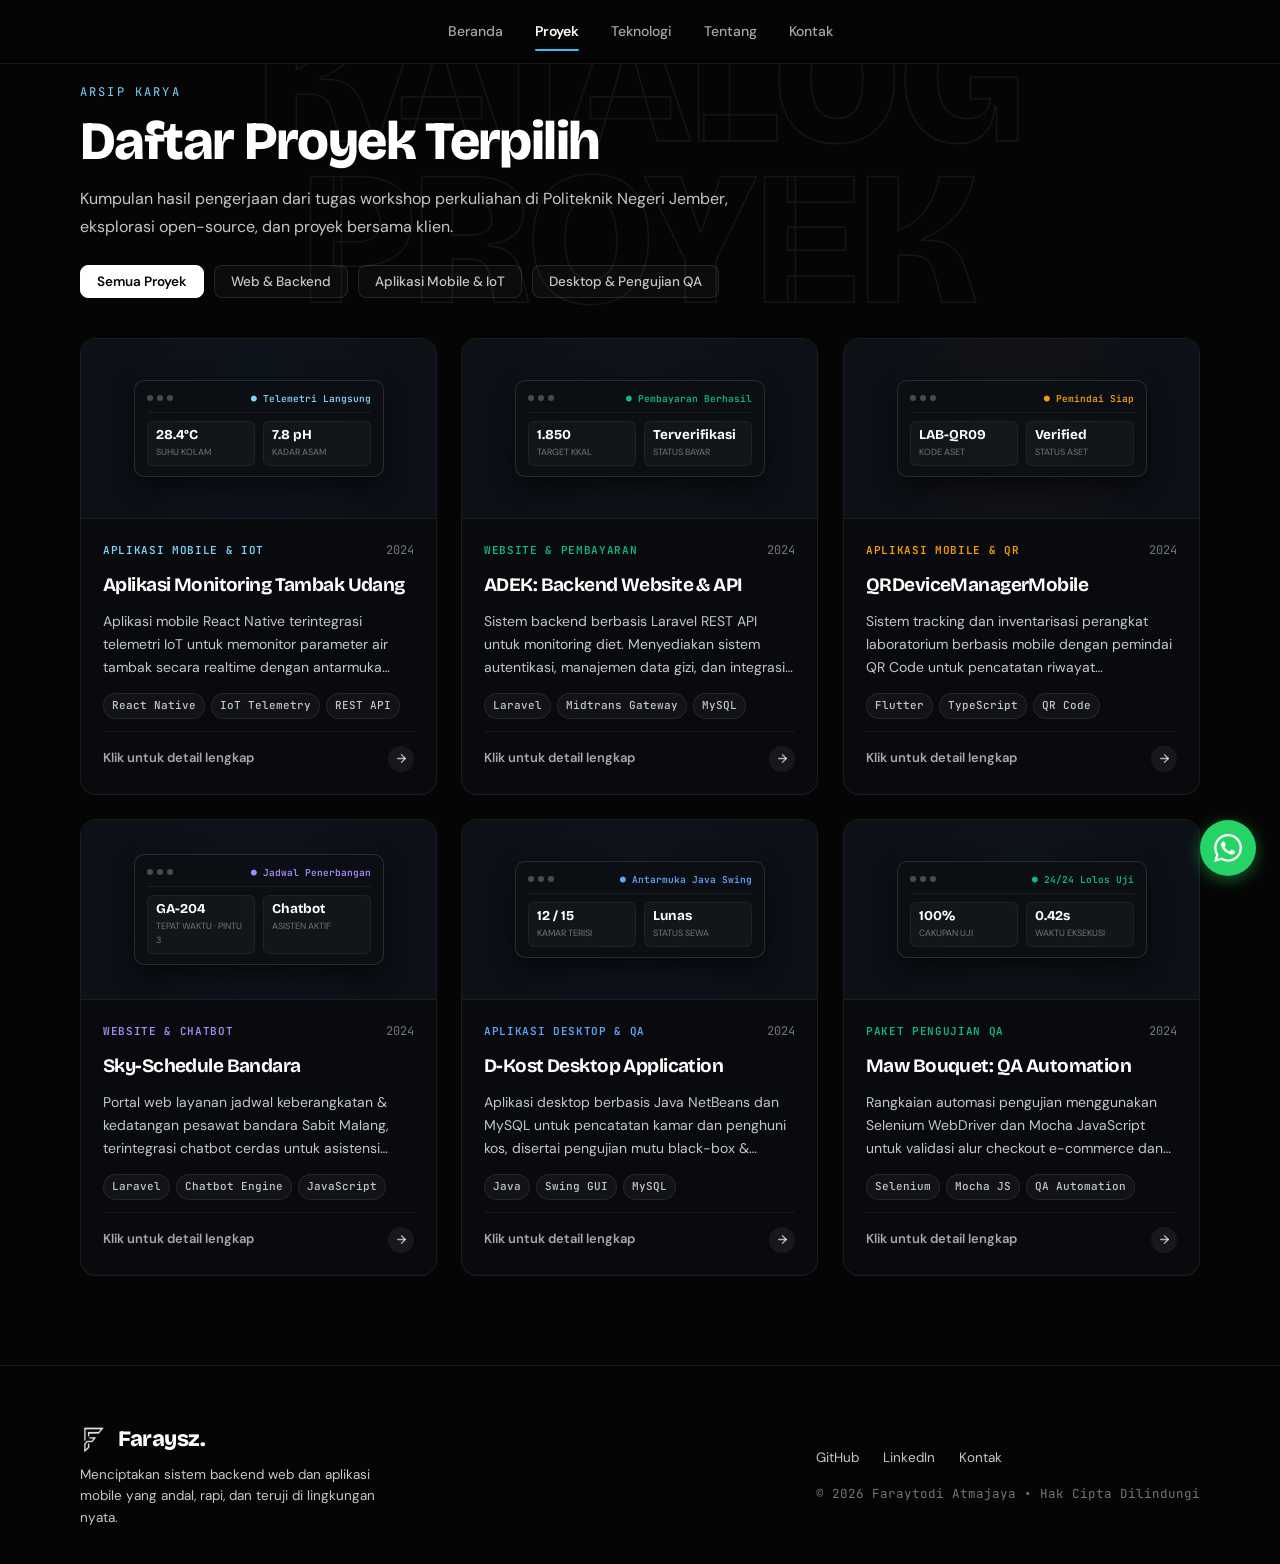
<file: proyek/index.html>
<!DOCTYPE html>
<html lang="id">

<head>
  <meta charset="UTF-8" />
  <meta name="viewport" content="width=device-width, initial-scale=1.0" />
  <title>Proyek: Faraysz (Web, Mobile, Desktop)</title>
  <meta name="description"
    content="Koleksi proyek Faraytodi Atmajaya (Faraysz): backend Laravel, aplikasi mobile Flutter dan React Native, desktop Java, serta pengujian sistem." />
  <link rel="canonical" href="https://faraysz.github.io/faraysz-portfolio/projects.html">
  <link rel="icon" type="image/x-icon" href="favicon.ico?v=3">
  <link rel="icon" type="image/png" sizes="32x32" href="../assets/img/logofix.png?v=3">
  <link rel="icon" type="image/png" sizes="96x96" href="../assets/img/favicon-96x96.png?v=3">
  <link rel="apple-touch-icon" sizes="180x180" href="../assets/img/apple-touch-icon.png?v=3">
  <link rel="manifest" href="site.webmanifest">
  <link rel="preconnect" href="https://fonts.googleapis.com">
  <link rel="preconnect" href="https://fonts.gstatic.com" crossorigin>
  <link
    href="https://fonts.googleapis.com/css2?family=Bricolage+Grotesque:opsz,wght@12..96,600..800&family=DM+Sans:ital,opsz,wght@0,9..40,400..700;1,9..40,400..700&family=JetBrains+Mono:wght@400;500;600;700&display=swap"
    rel="stylesheet">
  <link rel="stylesheet" href="../assets/css/variables.css">
  <link rel="stylesheet" href="../assets/css/base.css">
  <link rel="stylesheet" href="../assets/css/components.css">
  <link rel="stylesheet" href="../assets/css/animations.css">

  <style>
    .filter-bar {
      display: flex;
      gap: 10px;
      flex-wrap: wrap;
      margin-top: 24px;
      background: none;
      border: none;
      padding: 0;
    }

    .filter-btn {
      font-size: 13.5px;
      font-weight: 500;
      color: var(--text-dim);
      padding: 7px 16px;
      border-radius: 8px;
      background: rgba(255, 255, 255, 0.03);
      border: 1px solid rgba(255, 255, 255, 0.1);
      transition: all 0.2s var(--ease);
      cursor: pointer;
    }

    .filter-btn:hover {
      color: #ffffff;
      border-color: rgba(255, 255, 255, 0.28);
      background: rgba(255, 255, 255, 0.07);
    }

    .filter-btn.is-active {
      color: #050505;
      background: #ffffff;
      border-color: #ffffff;
      font-weight: 600;
    }
  </style>
</head>

<body data-page="projects">

  <header class="navbar">
    <div class="navbar__inner">
      <nav class="navbar__links">
        <a href="../" data-nav="home" class="navbar__link">Beranda</a>
        <a href="../proyek/" data-nav="projects" class="navbar__link is-active">Proyek</a>
        <a href="../stack/" data-nav="stack" class="navbar__link">Teknologi</a>
        <a href="../tentang/" data-nav="about" class="navbar__link">Tentang</a>
        <a href="../kontak/" data-nav="contact" class="navbar__link">Kontak</a>
      </nav>
      <button class="navbar__toggle" aria-label="Buka menu navigasi"><span></span><span></span><span></span></button>
    </div>
    <div class="navbar__mobile">
      <a href="../">Beranda</a>
      <a href="../proyek/" class="is-active">Proyek</a>
      <a href="../stack/">Teknologi</a>
      <a href="../tentang/">Tentang</a>
      <a href="../kontak/">Kontak</a>
    </div>
  </header>

  <main>

    <section class="hero-wrap" style="padding-bottom:20px;">
      <div class="hero-watermark text-outline" aria-hidden="true">
        KATALOG<br>PROYEK
      </div>

      <div class="container" style="position:relative; z-index:1;">
        <div class="reveal is-visible" style="max-width:680px;">
          <span
            style="font-family:var(--font-mono); font-size:12px; letter-spacing:0.18em; color:var(--cyan-bright); text-transform:uppercase;">ARSIP KARYA</span>
          <h1
            style="font-size:clamp(34px, 5vw, 54px); font-weight:800; color:#ffffff; margin-top:8px; line-height:1.1;">
            Daftar Proyek Terpilih
          </h1>
          <p style="color:var(--text-dim); margin-top:14px; font-size:16px; line-height:1.75;">
            Kumpulan hasil pengerjaan dari tugas workshop perkuliahan di Politeknik Negeri Jember, eksplorasi
            open-source, dan proyek bersama klien.
          </p>

          <div class="filter-bar">
            <button class="filter-btn is-active" data-filter="all">Semua Proyek</button>
            <button class="filter-btn" data-filter="web">Web &amp; Backend</button>
            <button class="filter-btn" data-filter="mobile">Aplikasi Mobile &amp; IoT</button>
            <button class="filter-btn" data-filter="desktop">Desktop &amp; Pengujian QA</button>
          </div>
        </div>
      </div>
    </section>

    <section style="padding-top:20px; padding-bottom:90px;">
      <div class="container">
        <div class="project-cards-grid reveal-stagger">

          <!-- 1. Monitoring Tambak Udang -->
          <article class="project-card" data-category="mobile" tabindex="0" role="button" aria-haspopup="dialog" aria-label="Buka detail proyek Aplikasi Monitoring Tambak Udang Otomatis" data-project-details='{"title":"Aplikasi Monitoring Tambak Udang Otomatis","badge":"Mobile &amp; IoT Telemetri","year":"2024","desc":"Aplikasi mobile terintegrasi alat sensor IoT untuk petambak udang memantau parameter kualitas air kolam (suhu, pH, salinitas, dan DO) secara realtime langsung dari ponsel.","challenge":"Petambak sebelumnya harus mengukur suhu dan salinitas air secara manual dengan mencelupkan termometer berkali-kali ke kolam setiap beberapa jam. Keterlambatan penanganan perubahan suhu atau pH drastis dapat menyebabkan stres dan kematian massal pada benih udang.","features":["Monitoring realtime data suhu, pH, salinitas, dan oksigen terlarut (DO) langsung dari sensor IoT.","Sistem alarm peringatan dini otomatis ke HP petambak jika kondisi air melewati ambang batas aman.","Grafik riwayat fluktuasi air per jam, hari, dan minggu untuk evaluasi panen budidaya.","Antarmuka ramah pengguna yang simpel dan cepat dipahami staf lapangan."],"tags":["React Native","IoT Telemetry","RESTful API","MQTT","ESP32"],"url":"https://github.com/faraysz","urlText":"Kunjungi Repositori GitHub"}'>
            <div class="project-card__thumb">
              <div class="project-card__thumb-bg" style="background: radial-gradient(circle at center, rgba(56, 189, 248, 0.25) 0%, transparent 70%);"></div>
              <div class="project-card__mockup">
                <div class="mockup-mini-header">
                  <div class="mockup-mini-dots"><span></span><span></span><span></span></div>
                  <span class="mockup-mini-status">● Telemetri Langsung</span>
                </div>
                <div class="mockup-mini-grid">
                  <div class="mockup-mini-box">
                    <div class="mockup-mini-val">28.4°C</div>
                    <div class="mockup-mini-lbl">Suhu Kolam</div>
                  </div>
                  <div class="mockup-mini-box">
                    <div class="mockup-mini-val">7.8 pH</div>
                    <div class="mockup-mini-lbl">Kadar Asam</div>
                  </div>
                </div>
              </div>
            </div>
            <div class="project-card__body">
              <div class="project-card__meta">
                <span class="project-card__badge">Aplikasi Mobile &amp; IoT</span>
                <span class="project-card__year">2024</span>
              </div>
              <h3 class="project-card__title">Aplikasi Monitoring Tambak Udang</h3>
              <p class="project-card__desc">
                Aplikasi mobile React Native terintegrasi telemetri IoT untuk memonitor parameter air tambak secara realtime dengan antarmuka yang bersih dan responsif.
              </p>
              <div class="project-card__tags">
                <span class="tag">React Native</span>
                <span class="tag">IoT Telemetry</span>
                <span class="tag">REST API</span>
              </div>
              <div class="project-card__action">
                <span>Klik untuk detail lengkap</span>
                <div class="project-card__action-icon">
                  <svg xmlns="http://www.w3.org/2000/svg" width="13" height="13" viewBox="0 0 24 24" fill="none" stroke="currentColor" stroke-width="2.5" stroke-linecap="round" stroke-linejoin="round"><path d="M5 12h14"/><path d="m12 5 7 7-7 7"/></svg>
                </div>
              </div>
            </div>
          </article>

          <!-- 2. ADEK Backend -->
          <article class="project-card" data-category="web" tabindex="0" role="button" aria-haspopup="dialog" aria-label="Buka detail proyek Sistem ADEK Pengatur Pola Makan Sehat" data-project-details='{"title":"Sistem ADEK: Pengatur Pola Makan &amp; Pembayaran Digital","badge":"Website &amp; Payment Gateway","year":"2024","desc":"Platform kesehatan berbasis web yang mengotomasi perhitungan kebutuhan nutrisi harian, pemilihan katering sehat, dan proses transaksi pembayaran paket langganan secara online.","challenge":"Banyak orang kesulitan menghitung target kalori harian yang sesuai dengan kondisi fisik mereka, serta sering terbebani proses pemesanan katering diet yang memerlukan transfer bank manual dengan konfirmasi struk yang rawan kekeliruan.","features":["Kalkulator kebutuhan gizi harian otomatis berbasis data tinggi, berat badan, dan aktivitas harian.","Sistem katalog langganan makanan sehat dengan manajemen jadwal pengiriman katering.","Integrasi Payment Gateway Midtrans (QRIS, VA Bank, E-Wallet) dengan verifikasi transaksi instan.","Dashboard admin untuk memantau status pesanan, mutasi pembayaran, dan laporan pelanggan."],"tags":["Laravel","MySQL Database","Midtrans Payment API","Sanctum Auth","REST API"],"url":"https://github.com/faraysz/WebsiteAdmin-ADEK","urlText":"Buka Website / Repositori ADEK"}'>
            <div class="project-card__thumb">
              <div class="project-card__thumb-bg" style="background: radial-gradient(circle at center, rgba(16, 185, 129, 0.25) 0%, transparent 70%);"></div>
              <div class="project-card__mockup">
                <div class="mockup-mini-header">
                  <div class="mockup-mini-dots"><span></span><span></span><span></span></div>
                  <span class="mockup-mini-status" style="color:var(--emerald);">● Pembayaran Berhasil</span>
                </div>
                <div class="mockup-mini-grid">
                  <div class="mockup-mini-box">
                    <div class="mockup-mini-val">1.850</div>
                    <div class="mockup-mini-lbl">Target Kkal</div>
                  </div>
                  <div class="mockup-mini-box">
                    <div class="mockup-mini-val">Terverifikasi</div>
                    <div class="mockup-mini-lbl">Status Bayar</div>
                  </div>
                </div>
              </div>
            </div>
            <div class="project-card__body">
              <div class="project-card__meta">
                <span class="project-card__badge" style="color:var(--emerald);">Website &amp; Pembayaran</span>
                <span class="project-card__year">2024</span>
              </div>
              <h3 class="project-card__title">ADEK: Backend Website &amp; API</h3>
              <p class="project-card__desc">
                Sistem backend berbasis Laravel REST API untuk monitoring diet. Menyediakan sistem autentikasi, manajemen data gizi, dan integrasi payment gateway yang aman.
              </p>
              <div class="project-card__tags">
                <span class="tag">Laravel</span>
                <span class="tag">Midtrans Gateway</span>
                <span class="tag">MySQL</span>
              </div>
              <div class="project-card__action">
                <span>Klik untuk detail lengkap</span>
                <div class="project-card__action-icon">
                  <svg xmlns="http://www.w3.org/2000/svg" width="13" height="13" viewBox="0 0 24 24" fill="none" stroke="currentColor" stroke-width="2.5" stroke-linecap="round" stroke-linejoin="round"><path d="M5 12h14"/><path d="m12 5 7 7-7 7"/></svg>
                </div>
              </div>
            </div>
          </article>

          <!-- 3. QRDeviceManagerMobile -->
          <article class="project-card" data-category="mobile" tabindex="0" role="button" aria-haspopup="dialog" aria-label="Buka detail proyek QRDeviceManagerMobile" data-project-details='{"title":"QRDeviceManagerMobile: Tracking Aset Lab","badge":"Mobile &amp; QR Code Tracking","year":"2024","desc":"Aplikasi mobile lintas platform untuk digitalisasi inventarisasi dan pelacakan riwayat peminjaman perangkat laboratorium menggunakan teknologi pemindaian QR Code.","challenge":"Pencatatan peminjaman alat lab sering dilakukan manual di buku kertas, mengakibatkan alat hilang atau sulit dilacak siapa yang meminjam dan kapan jadwal pengembaliannya.","features":["Pemindai QR Code cepat menggunakan kamera HP untuk verifikasi aset secara instan.","Pencatatan riwayat check-in &amp; check-out barang lab secara otomatis dan terstruktur.","Manajemen status ketersediaan alat (Tersedia, Dipinjam, Dalam Perbaikan).","Dukungan multi-platform dengan framework Flutter yang ringan dan responsif."],"tags":["Flutter","Dart","QR Scanner","TypeScript","REST API"],"url":"https://github.com/faraysz/QRDeviceManagerMobile","urlText":"Buka Repositori QRDeviceManager"}'>
            <div class="project-card__thumb">
              <div class="project-card__thumb-bg" style="background: radial-gradient(circle at center, rgba(245, 158, 11, 0.25) 0%, transparent 70%);"></div>
              <div class="project-card__mockup">
                <div class="mockup-mini-header">
                  <div class="mockup-mini-dots"><span></span><span></span><span></span></div>
                  <span class="mockup-mini-status" style="color:var(--amber);">● Pemindai Siap</span>
                </div>
                <div class="mockup-mini-grid">
                  <div class="mockup-mini-box">
                    <div class="mockup-mini-val">LAB-QR09</div>
                    <div class="mockup-mini-lbl">Kode Aset</div>
                  </div>
                  <div class="mockup-mini-box">
                    <div class="mockup-mini-val">Verified</div>
                    <div class="mockup-mini-lbl">Status Aset</div>
                  </div>
                </div>
              </div>
            </div>
            <div class="project-card__body">
              <div class="project-card__meta">
                <span class="project-card__badge" style="color:var(--amber);">Aplikasi Mobile &amp; QR</span>
                <span class="project-card__year">2024</span>
              </div>
              <h3 class="project-card__title">QRDeviceManagerMobile</h3>
              <p class="project-card__desc">
                Sistem tracking dan inventarisasi perangkat laboratorium berbasis mobile dengan pemindai QR Code untuk pencatatan riwayat peminjaman aset.
              </p>
              <div class="project-card__tags">
                <span class="tag">Flutter</span>
                <span class="tag">TypeScript</span>
                <span class="tag">QR Code</span>
              </div>
              <div class="project-card__action">
                <span>Klik untuk detail lengkap</span>
                <div class="project-card__action-icon">
                  <svg xmlns="http://www.w3.org/2000/svg" width="13" height="13" viewBox="0 0 24 24" fill="none" stroke="currentColor" stroke-width="2.5" stroke-linecap="round" stroke-linejoin="round"><path d="M5 12h14"/><path d="m12 5 7 7-7 7"/></svg>
                </div>
              </div>
            </div>
          </article>

          <!-- 4. Sky-Schedule Bandara -->
          <article class="project-card" data-category="web" tabindex="0" role="button" aria-haspopup="dialog" aria-label="Buka detail proyek Sky-Schedule Portal Bandara dan Chatbot" data-project-details='{"title":"Sky-Schedule: Portal Bandara &amp; Chatbot Asisten Interaktif","badge":"Portal Web &amp; Chatbot Asisten","year":"2024","desc":"Website publik bandara yang menyajikan jadwal penerbangan secara akurat dan asisten virtual cerdas untuk menjawab segala pertanyaan calon penumpang pesawat 24 jam.","challenge":"Penumpang sering mengalami kesulitan memantau pembaruan status penerbangan secara langsung, dan antrean panjang di meja informasi sering terjadi hanya untuk menanyakan informasi reguler.","features":["Papan informasi live jadwal kedatangan &amp; keberangkatan pesawat dengan status real-time.","Pencarian cepat penerbangan berdasarkan nomor penerbangan, maskapai, atau kota tujuan.","Chatbot asisten pintar 24 jam yang mampu menjawab tanya-jawab seputar bagasi, check-in, dan gate.","Panel admin kelola jadwal bagi staf operasional dengan otentikasi data yang aman."],"tags":["Laravel","JavaScript","Chatbot Engine","MySQL","Tailwind CSS"],"url":"https://github.com/faraysz/Sky-Schedule","urlText":"Buka Website / Repositori Sky-Schedule"}'>
            <div class="project-card__thumb">
              <div class="project-card__thumb-bg" style="background: radial-gradient(circle at center, rgba(167, 139, 250, 0.25) 0%, transparent 70%);"></div>
              <div class="project-card__mockup">
                <div class="mockup-mini-header">
                  <div class="mockup-mini-dots"><span></span><span></span><span></span></div>
                  <span class="mockup-mini-status" style="color:var(--violet);">● Jadwal Penerbangan</span>
                </div>
                <div class="mockup-mini-grid">
                  <div class="mockup-mini-box">
                    <div class="mockup-mini-val">GA-204</div>
                    <div class="mockup-mini-lbl">Tepat Waktu · Pintu 3</div>
                  </div>
                  <div class="mockup-mini-box">
                    <div class="mockup-mini-val">Chatbot</div>
                    <div class="mockup-mini-lbl">Asisten Aktif</div>
                  </div>
                </div>
              </div>
            </div>
            <div class="project-card__body">
              <div class="project-card__meta">
                <span class="project-card__badge" style="color:var(--violet);">Website &amp; Chatbot</span>
                <span class="project-card__year">2024</span>
              </div>
              <h3 class="project-card__title">Sky-Schedule Bandara</h3>
              <p class="project-card__desc">
                Portal web layanan jadwal keberangkatan &amp; kedatangan pesawat bandara Sabit Malang, terintegrasi chatbot cerdas untuk asistensi penumpang 24 jam.
              </p>
              <div class="project-card__tags">
                <span class="tag">Laravel</span>
                <span class="tag">Chatbot Engine</span>
                <span class="tag">JavaScript</span>
              </div>
              <div class="project-card__action">
                <span>Klik untuk detail lengkap</span>
                <div class="project-card__action-icon">
                  <svg xmlns="http://www.w3.org/2000/svg" width="13" height="13" viewBox="0 0 24 24" fill="none" stroke="currentColor" stroke-width="2.5" stroke-linecap="round" stroke-linejoin="round"><path d="M5 12h14"/><path d="m12 5 7 7-7 7"/></svg>
                </div>
              </div>
            </div>
          </article>

          <!-- 5. D-Kost Desktop -->
          <article class="project-card" data-category="desktop" tabindex="0" role="button" aria-haspopup="dialog" aria-label="Buka detail proyek D-Kost Desktop Application" data-project-details='{"title":"D-Kost: Manajemen Kamar &amp; Penghuni Kos","badge":"Desktop Java &amp; Software QA","year":"2024","desc":"Aplikasi desktop berbasis Java NetBeans dan MySQL untuk administrasi kos terpadu, dilengkapi pengujian mutu perangkat lunak komprehensif.","challenge":"Pengelola kos-kosan sering mengalami selisih data kamar kosong, keterlambatan pembayaran sewa bulanan, dan kehilangan riwayat identitas penyewa saat menggunakan pembukuan kertas manual.","features":["Pencatatan data kamar, tipe fasilitas, harga sewa, dan status okupansi (Kosong/Terisi).","Manajemen biodata penghuni lengkap dengan tanggal masuk dan jatuh tempo pembayaran.","Penerbitan kwitansi pembayaran dan rekapitulasi pemasukan bulanan otomatis.","Diuji secara menyeluruh dengan metode Black-Box Testing dan Regression Testing untuk keandalan maksimal."],"tags":["Java","Swing GUI","MySQL","Black-Box Testing","NetBeans"],"url":"https://github.com/faraysz/D-Kost_Desktop","urlText":"Buka Repositori D-Kost Desktop"}'>
            <div class="project-card__thumb">
              <div class="project-card__thumb-bg" style="background: radial-gradient(circle at center, rgba(59, 130, 246, 0.25) 0%, transparent 70%);"></div>
              <div class="project-card__mockup">
                <div class="mockup-mini-header">
                  <div class="mockup-mini-dots"><span></span><span></span><span></span></div>
                  <span class="mockup-mini-status" style="color:#60a5fa;">● Antarmuka Java Swing</span>
                </div>
                <div class="mockup-mini-grid">
                  <div class="mockup-mini-box">
                    <div class="mockup-mini-val">12 / 15</div>
                    <div class="mockup-mini-lbl">Kamar Terisi</div>
                  </div>
                  <div class="mockup-mini-box">
                    <div class="mockup-mini-val">Lunas</div>
                    <div class="mockup-mini-lbl">Status Sewa</div>
                  </div>
                </div>
              </div>
            </div>
            <div class="project-card__body">
              <div class="project-card__meta">
                <span class="project-card__badge" style="color:#60a5fa;">Aplikasi Desktop &amp; QA</span>
                <span class="project-card__year">2024</span>
              </div>
              <h3 class="project-card__title">D-Kost Desktop Application</h3>
              <p class="project-card__desc">
                Aplikasi desktop berbasis Java NetBeans dan MySQL untuk pencatatan kamar dan penghuni kos, disertai pengujian mutu black-box &amp; regression.
              </p>
              <div class="project-card__tags">
                <span class="tag">Java</span>
                <span class="tag">Swing GUI</span>
                <span class="tag">MySQL</span>
              </div>
              <div class="project-card__action">
                <span>Klik untuk detail lengkap</span>
                <div class="project-card__action-icon">
                  <svg xmlns="http://www.w3.org/2000/svg" width="13" height="13" viewBox="0 0 24 24" fill="none" stroke="currentColor" stroke-width="2.5" stroke-linecap="round" stroke-linejoin="round"><path d="M5 12h14"/><path d="m12 5 7 7-7 7"/></svg>
                </div>
              </div>
            </div>
          </article>

          <!-- 6. Maw Bouquet QA Automation -->
          <article class="project-card" data-category="desktop" tabindex="0" role="button" aria-haspopup="dialog" aria-label="Buka detail proyek Maw Bouquet QA Automation" data-project-details='{"title":"Maw Bouquet: Automation Testing Suite","badge":"Automated QA &amp; Testing Suite","year":"2024","desc":"Rangkaian automasi pengujian menggunakan Selenium WebDriver dan Mocha JavaScript untuk validasi keandalan alur checkout e-commerce secara otomatis.","challenge":"Pengujian manual pada website e-commerce memakan waktu lama saat ada rilis fitur baru, serta rentan terhadap human error saat menguji puluhan skenario checkout, kupon diskon, dan validasi formulir pembayaran.","features":["Skrip end-to-end testing otomatis mensimulasikan alur pengguna dari memilih produk hingga checkout.","Automated regression suite untuk memastikan fitur lama tidak rusak akibat update kode baru.","Framework pelaporan pengujian otomatis (HTML pass/fail test report) yang mudah dibaca tim engineer.","Integrasi Mocha test runner &amp; Chai assertion library untuk validasi data presisi tinggi."],"tags":["Selenium WebDriver","Mocha JS","Chai Assertion","Automated QA","E-Commerce"],"url":"https://github.com/faraysz","urlText":"Kunjungi Repositori GitHub"}'>
            <div class="project-card__thumb">
              <div class="project-card__thumb-bg" style="background: radial-gradient(circle at center, rgba(16, 185, 129, 0.25) 0%, transparent 70%);"></div>
              <div class="project-card__mockup">
                <div class="mockup-mini-header">
                  <div class="mockup-mini-dots"><span></span><span></span><span></span></div>
                  <span class="mockup-mini-status" style="color:var(--emerald);">● 24/24 Lolos Uji</span>
                </div>
                <div class="mockup-mini-grid">
                  <div class="mockup-mini-box">
                    <div class="mockup-mini-val">100%</div>
                    <div class="mockup-mini-lbl">Cakupan Uji</div>
                  </div>
                  <div class="mockup-mini-box">
                    <div class="mockup-mini-val">0.42s</div>
                    <div class="mockup-mini-lbl">Waktu Eksekusi</div>
                  </div>
                </div>
              </div>
            </div>
            <div class="project-card__body">
              <div class="project-card__meta">
                <span class="project-card__badge" style="color:var(--emerald);">Paket Pengujian QA</span>
                <span class="project-card__year">2024</span>
              </div>
              <h3 class="project-card__title">Maw Bouquet: QA Automation</h3>
              <p class="project-card__desc">
                Rangkaian automasi pengujian menggunakan Selenium WebDriver dan Mocha JavaScript untuk validasi alur checkout e-commerce dan pelaporan otomatis pass/fail.
              </p>
              <div class="project-card__tags">
                <span class="tag">Selenium</span>
                <span class="tag">Mocha JS</span>
                <span class="tag">QA Automation</span>
              </div>
              <div class="project-card__action">
                <span>Klik untuk detail lengkap</span>
                <div class="project-card__action-icon">
                  <svg xmlns="http://www.w3.org/2000/svg" width="13" height="13" viewBox="0 0 24 24" fill="none" stroke="currentColor" stroke-width="2.5" stroke-linecap="round" stroke-linejoin="round"><path d="M5 12h14"/><path d="m12 5 7 7-7 7"/></svg>
                </div>
              </div>
            </div>
          </article>

        </div>
      </div>
    </section>

    <!-- ==================== MODAL DETAIL PROYEK ==================== -->
    <div class="project-modal" id="projectDetailModal" role="dialog" aria-modal="true" aria-hidden="true">
      <div class="project-modal__dialog">
        <button class="project-modal__close" aria-label="Tutup jendela detail">
          <svg xmlns="http://www.w3.org/2000/svg" width="18" height="18" viewBox="0 0 24 24" fill="none" stroke="currentColor" stroke-width="2" stroke-linecap="round" stroke-linejoin="round"><path d="M18 6 6 18"/><path d="m6 6 12 12"/></svg>
        </button>
        <div class="project-modal__scroll">
          <div class="project-modal__badge-row">
            <span class="tag tag--cyan modal-target-badge">Kategori</span>
            <span style="font-family:var(--font-mono); font-size:12px; color:var(--text-faint);" class="modal-target-year">2024</span>
          </div>
          <h2 class="project-modal__title modal-target-title">Judul Proyek</h2>
          <p class="project-modal__desc modal-target-desc"></p>

          <div class="project-modal__section">
            <span class="project-modal__section-title">Masalah / Tantangan yang Diselesaikan</span>
            <p class="project-modal__desc modal-target-challenge" style="font-size:14px;"></p>
          </div>

          <div class="project-modal__section">
            <span class="project-modal__section-title">Fitur &amp; Keunggulan Utama</span>
            <ul class="project-modal__features modal-target-features"></ul>
          </div>

          <div class="project-modal__section">
            <span class="project-modal__section-title">Teknologi yang Digunakan</span>
            <div class="project-modal__tags modal-target-tags"></div>
          </div>
        </div>
        <div class="project-modal__footer">
          <button type="button" class="btn btn--ghost" data-modal-close style="font-size:13px; padding:9px 18px;">Tutup</button>
          <a href="#" target="_blank" rel="noopener" class="btn btn--primary modal-target-link" style="font-size:13px; padding:9px 20px;">
            Buka Link Website
          </a>
        </div>
      </div>
    </div>

  </main>

  <footer class="footer">
    <div class="container footer__inner">
      <div class="footer__brand-wrap">
        <div style="display:flex; align-items:center; gap:10px;">
          <img src="../assets/img/logofix.png" alt="Faraysz" class="brand-logo brand-logo--footer" width="32" height="32">
          <span class="footer__brand-title">Faraysz.</span>
        </div>
        <p class="footer__brand-desc">
          Menciptakan sistem backend web dan aplikasi mobile yang andal, rapi, dan teruji di lingkungan nyata.
        </p>
      </div>
      <div style="display:flex; flex-direction:column; align-items:flex-start; gap:16px;">
        <div class="footer__links">
          <a href="https://github.com/faraysz" target="_blank" rel="noopener">GitHub</a>
          <a href="https://www.linkedin.com/in/atmajaya?utm_source=share_via&utm_content=profile&utm_medium=member_android"
            target="_blank" rel="noopener">LinkedIn</a>
          <a href="../kontak/">Kontak</a>
        </div>
        <div style="font-size:12.5px; color:var(--text-faint); font-family:var(--font-mono);">
          &copy; 2026 Faraytodi Atmajaya &bull; Hak Cipta Dilindungi
        </div>
      </div>
    </div>
  </footer>

  <script src="../assets/js/main.js"></script>

  <!-- Floating WhatsApp Button -->
  <a href="https://wa.me/6282333000472?text=Halo%20Faraysz,%20saya%20tertarik%20berdiskusi%20mengenai%20proyek."
    target="_blank" rel="noopener" class="wa-fab" aria-label="Hubungi via WhatsApp">
    <svg xmlns="http://www.w3.org/2000/svg" width="28" height="28" viewBox="0 0 24 24" fill="#ffffff">
      <path d="M17.472 14.382c-.297-.149-1.758-.867-2.03-.967-.273-.099-.471-.148-.67.15-.197.297-.767.966-.94 1.164-.173.199-.347.223-.644.075-.297-.15-1.255-.463-2.39-1.475-.883-.788-1.48-1.761-1.653-2.059-.173-.297-.018-.458.13-.606.134-.133.298-.347.446-.52.149-.174.198-.298.298-.497.099-.198.05-.371-.025-.52-.075-.149-.669-1.612-.916-2.207-.242-.579-.487-.5-.669-.51-.173-.008-.371-.01-.57-.01-.198 0-.52.074-.792.372-.272.297-1.04 1.016-1.04 2.479 0 1.462 1.065 2.875 1.213 3.074.149.198 2.096 3.2 5.077 4.487.709.306 1.262.489 1.694.625.712.227 1.36.195 1.871.118.571-.085 1.758-.719 2.006-1.413.248-.694.248-1.289.173-1.413-.074-.124-.272-.198-.57-.347m-5.421 7.403h-.004a9.87 9.87 0 01-5.031-1.378l-.361-.214-3.741.982.998-3.648-.235-.374a9.86 9.86 0 01-1.51-5.26c.001-5.45 4.436-9.884 9.888-9.884 2.64 0 5.122 1.03 6.988 2.898a9.825 9.825 0 012.893 6.994c-.003 5.45-4.437 9.884-9.885 9.884m8.413-18.297A11.815 11.815 0 0012.05 0C5.495 0 .16 5.335.157 11.892c0 2.096.547 4.142 1.588 5.945L.057 24l6.305-1.654a11.882 11.882 0 005.683 1.448h.005c6.554 0 11.89-5.335 11.893-11.893a11.821 11.821 0 00-3.48-8.413z"/>
    </svg>
  </a>
</body>

</html>
</file>
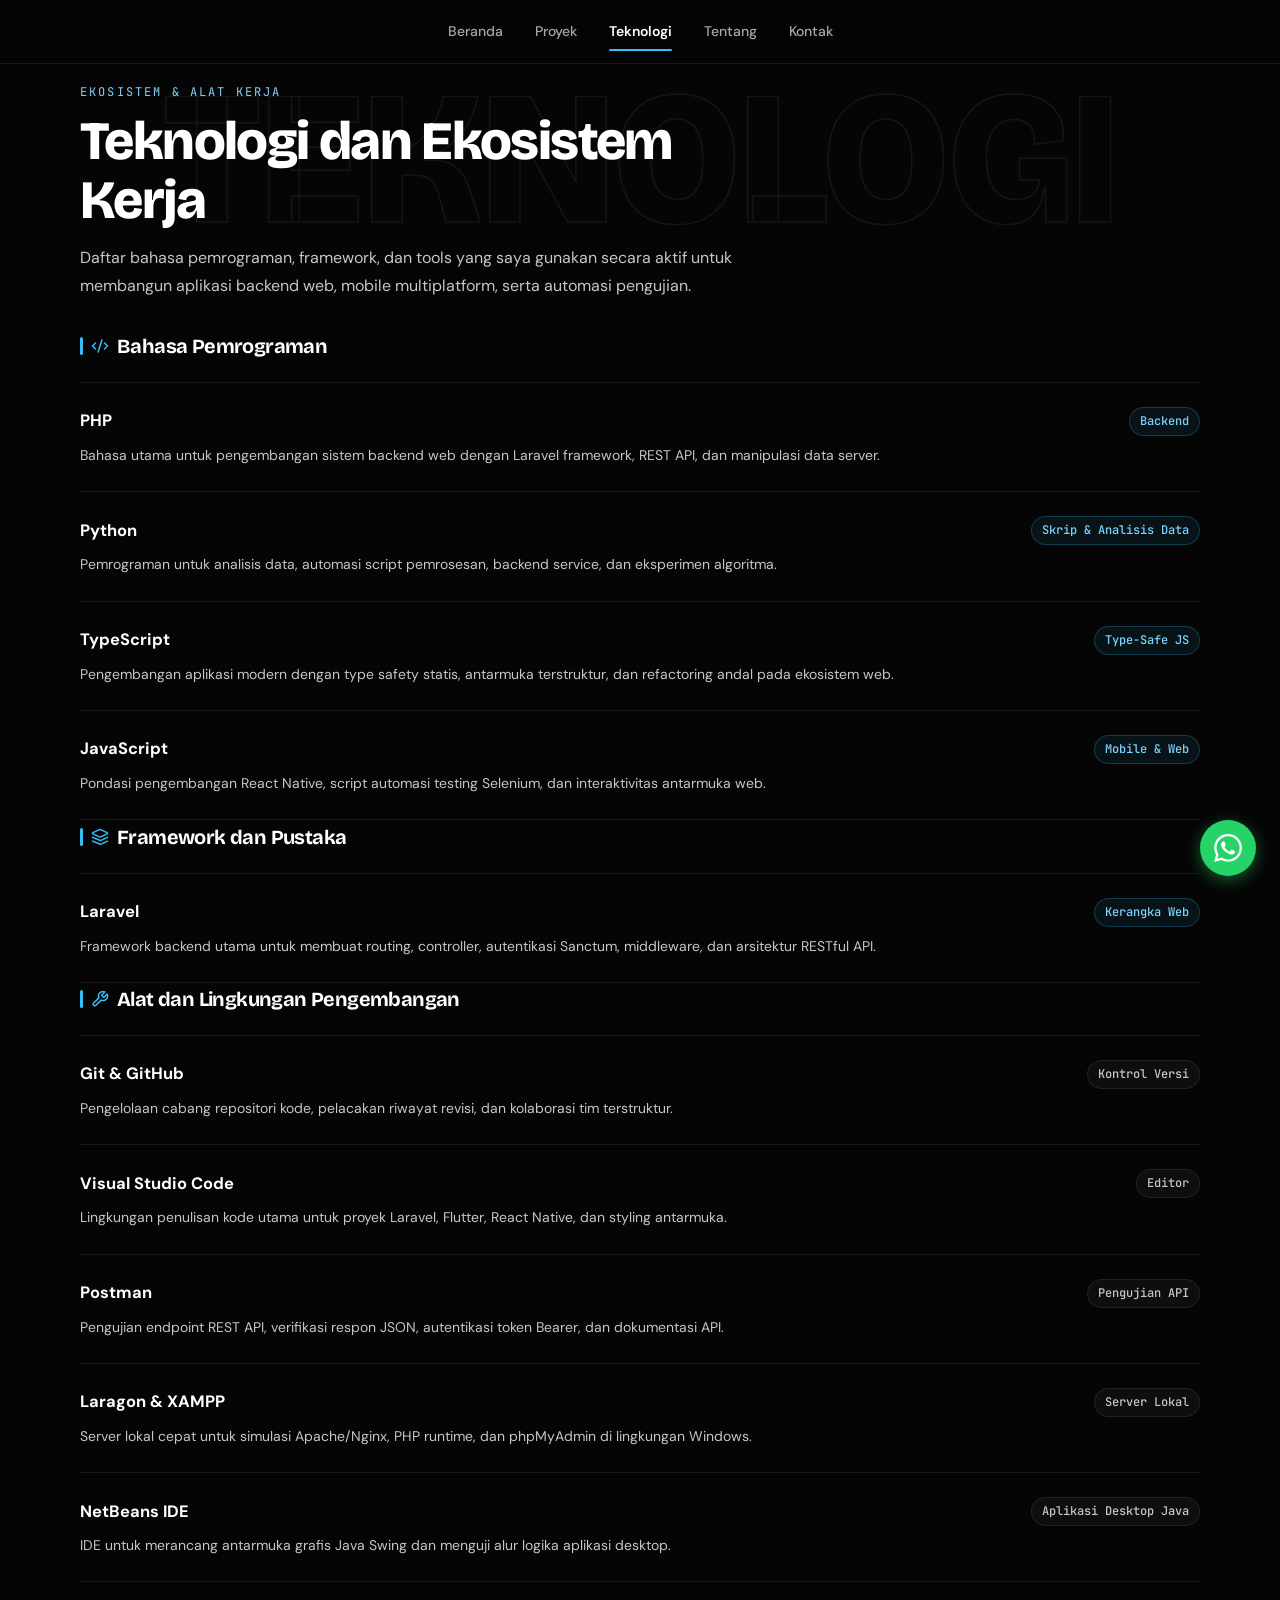
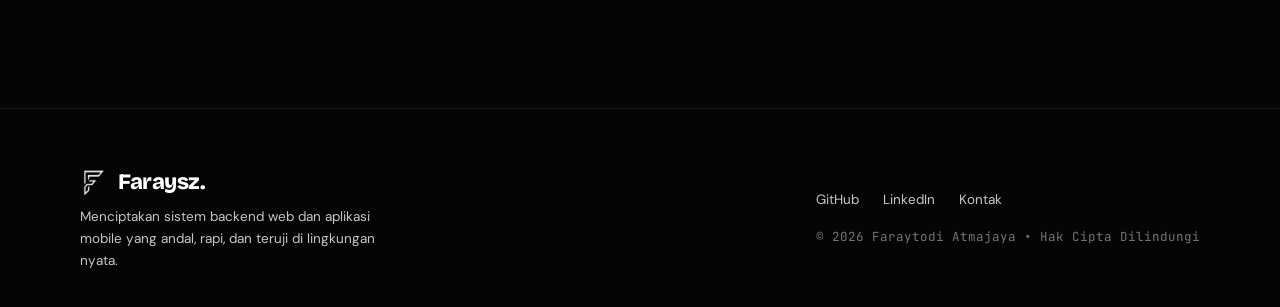
<file: stack/index.html>
<!DOCTYPE html>
<html lang="id">

<head>
  <meta charset="UTF-8" />
  <meta name="viewport" content="width=device-width, initial-scale=1.0" />
  <title>Teknologi: Faraysz (Backend, Mobile &amp; Alat Kerja)</title>
  <meta name="description"
    content="Teknologi dan alat kerja yang digunakan Faraytodi Atmajaya (Faraysz): Laravel, MySQL, Flutter, React Native, Java, dan QA testing." />
  <link rel="canonical" href="https://faraysz.github.io/faraysz-portfolio/stack.html">
  <link rel="icon" type="image/x-icon" href="favicon.ico?v=3">
  <link rel="icon" type="image/png" sizes="32x32" href="../assets/img/logofix.png?v=3">
  <link rel="icon" type="image/png" sizes="96x96" href="../assets/img/favicon-96x96.png?v=3">
  <link rel="apple-touch-icon" sizes="180x180" href="../assets/img/apple-touch-icon.png?v=3">
  <link rel="manifest" href="site.webmanifest">
  <link rel="preconnect" href="https://fonts.googleapis.com">
  <link rel="preconnect" href="https://fonts.gstatic.com" crossorigin>
  <link
    href="https://fonts.googleapis.com/css2?family=Bricolage+Grotesque:opsz,wght@12..96,600..800&family=DM+Sans:ital,opsz,wght@0,9..40,400..700;1,9..40,400..700&family=JetBrains+Mono:wght@400;500;600;700&display=swap"
    rel="stylesheet">
  <link rel="stylesheet" href="../assets/css/variables.css">
  <link rel="stylesheet" href="../assets/css/base.css">
  <link rel="stylesheet" href="../assets/css/components.css">
  <link rel="stylesheet" href="../assets/css/animations.css">

  <style>
    .stack-category {
      margin-bottom: 56px;
    }

    .stack-category-title {
      font-size: 20px;
      font-weight: 700;
      color: #ffffff;
      margin-bottom: 20px;
      display: flex;
      align-items: center;
      gap: 10px;
      font-family: var(--font-display);
    }

    .stack-category-title::before {
      content: "";
      width: 3px;
      height: 18px;
      background: var(--cyan);
      border-radius: 2px;
    }

    .tech-grid {
      display: grid;
      grid-template-columns: 1fr;
      gap: 0;
    }

    .tech-card {
      background: none;
      backdrop-filter: none;
      -webkit-backdrop-filter: none;
      border: none;
      border-top: 1px solid rgba(255, 255, 255, 0.08);
      border-radius: 0;
      padding: 24px 0;
      transition: border-color 0.25s var(--ease);
    }

    .tech-card:last-child {
      border-bottom: 1px solid rgba(255, 255, 255, 0.08);
    }

    .tech-card:hover {
      border-top-color: rgba(255, 255, 255, 0.24);
      background: none;
      transform: none;
      box-shadow: none;
    }

    .tech-name {
      font-weight: 700;
      font-size: 16.5px;
      color: #ffffff;
      display: flex;
      align-items: center;
      justify-content: space-between;
      margin-bottom: 8px;
    }

    .tech-desc {
      font-size: 14px;
      line-height: 1.65;
      color: var(--text-dim);
    }
  </style>
</head>

<body data-page="teknologi">

  <header class="navbar">
    <div class="navbar__inner">
      <nav class="navbar__links">
        <a href="../" data-nav="home" class="navbar__link">Beranda</a>
        <a href="../proyek/" data-nav="projects" class="navbar__link">Proyek</a>
        <a href="../stack/" data-nav="teknologi" class="navbar__link is-active">Teknologi</a>
        <a href="../tentang/" data-nav="about" class="navbar__link">Tentang</a>
        <a href="../kontak/" data-nav="contact" class="navbar__link">Kontak</a>
      </nav>
      <button class="navbar__toggle" aria-label="Buka menu navigasi"><span></span><span></span><span></span></button>
    </div>
    <div class="navbar__mobile">
      <a href="../">Beranda</a>
      <a href="../proyek/">Proyek</a>
      <a href="../stack/" class="is-active">Teknologi</a>
      <a href="../tentang/">Tentang</a>
      <a href="../kontak/">Kontak</a>
    </div>
  </header>

  <main>

    <section class="hero-wrap" style="padding-bottom:20px;">
      <div class="hero-watermark text-outline" aria-hidden="true">
        TEKNOLOGI
      </div>

      <div class="container" style="position:relative; z-index:1;">
        <div class="reveal is-visible" style="max-width:680px;">
          <span
            style="font-family:var(--font-mono); font-size:12px; letter-spacing:0.18em; color:var(--cyan-bright); text-transform:uppercase;">EKOSISTEM &amp; ALAT KERJA</span>
          <h1
            style="font-size:clamp(34px, 5vw, 54px); font-weight:800; color:#ffffff; margin-top:8px; line-height:1.1;">
            Teknologi dan Ekosistem Kerja
          </h1>
          <p style="color:var(--text-dim); margin-top:14px; font-size:16px; line-height:1.75;">
            Daftar bahasa pemrograman, framework, dan tools yang saya gunakan secara aktif untuk membangun aplikasi
            backend web, mobile multiplatform, serta automasi pengujian.
          </p>
        </div>
      </div>
    </section>

    <section style="padding-top:10px; padding-bottom:70px;">
      <div class="container">

        <!-- 1. Bahasa Pemrograman -->
        <div class="stack-category reveal-stagger">
          <h2 class="stack-category-title" style="display:flex; align-items:center; gap:8px;">
            <svg xmlns="http://www.w3.org/2000/svg" width="18" height="18" viewBox="0 0 24 24" fill="none"
              stroke="currentColor" stroke-width="2" stroke-linecap="round" stroke-linejoin="round"
              class="lucide lucide-code-2" style="color:var(--cyan);">
              <path d="m18 16 4-4-4-4" />
              <path d="m6 8-4 4 4 4" />
              <path d="m14.5 4-5 16" />
            </svg>
            Bahasa Pemrograman
          </h2>
          <div class="tech-grid">
            <div class="tech-card">
              <div class="tech-name">
                <span>PHP</span>
                <span class="tag tag--cyan">Backend</span>
              </div>
              <p class="tech-desc">Bahasa utama untuk pengembangan sistem backend web dengan Laravel framework, REST
                API, dan manipulasi data server.</p>
            </div>

            <div class="tech-card">
              <div class="tech-name">
                <span>Python</span>
                <span class="tag tag--cyan">Skrip &amp; Analisis Data</span>
              </div>
              <p class="tech-desc">Pemrograman untuk analisis data, automasi script pemrosesan, backend service, dan eksperimen algoritma.</p>
            </div>

            <div class="tech-card">
              <div class="tech-name">
                <span>TypeScript</span>
                <span class="tag tag--cyan">Type-Safe JS</span>
              </div>
              <p class="tech-desc">Pengembangan aplikasi modern dengan type safety statis, antarmuka terstruktur, dan refactoring andal pada ekosistem web.</p>
            </div>

            <div class="tech-card">
              <div class="tech-name">
                <span>JavaScript</span>
                <span class="tag tag--cyan">Mobile &amp; Web</span>
              </div>
              <p class="tech-desc">Pondasi pengembangan React Native, script automasi testing Selenium, dan
                interaktivitas antarmuka web.</p>
            </div>
        </div>

        <!-- 2. Framework & Library -->
        <div class="stack-category reveal-stagger">
          <h2 class="stack-category-title" style="display:flex; align-items:center; gap:8px;">
            <svg xmlns="http://www.w3.org/2000/svg" width="18" height="18" viewBox="0 0 24 24" fill="none"
              stroke="currentColor" stroke-width="2" stroke-linecap="round" stroke-linejoin="round"
              class="lucide lucide-layers" style="color:var(--cyan);">
              <path
                d="m12.83 2.18a2 2 0 0 0-1.66 0L2.6 6.08a1 1 0 0 0 0 1.83l8.58 3.91a2 2 0 0 0 1.66 0l8.58-3.9a1 1 0 0 0 0-1.83Z" />
              <path d="m22 12.5-8.58 3.91a2 2 0 0 1-1.66 0L2 12.5" />
              <path d="m22 17.5-8.58 3.91a2 2 0 0 1-1.66 0L2 17.5" />
            </svg>
            Framework dan Pustaka
          </h2>
          <div class="tech-grid">
            <div class="tech-card">
              <div class="tech-name">
                <span>Laravel</span>
                <span class="tag tag--cyan">Kerangka Web</span>
              </div>
              <p class="tech-desc">Framework backend utama untuk membuat routing, controller, autentikasi Sanctum,
                middleware, dan arsitektur RESTful API.</p>
            </div>
        </div>

        <!-- 3. Tools & Lingkungan Kerja -->
        <div class="stack-category reveal-stagger">
          <h2 class="stack-category-title" style="display:flex; align-items:center; gap:8px;">
            <svg xmlns="http://www.w3.org/2000/svg" width="18" height="18" viewBox="0 0 24 24" fill="none"
              stroke="currentColor" stroke-width="2" stroke-linecap="round" stroke-linejoin="round"
              class="lucide lucide-wrench" style="color:var(--cyan);">
              <path
                d="M14.7 6.3a1 1 0 0 0 0 1.4l1.6 1.6a1 1 0 0 0 1.4 0l3.77-3.77a6 6 0 0 1-7.94 7.94l-6.91 6.91a2.12 2.12 0 0 1-3-3l6.91-6.91a6 6 0 0 1 7.94-7.94l-3.76 3.76z" />
            </svg>
            Alat dan Lingkungan Pengembangan
          </h2>
          <div class="tech-grid">
            <div class="tech-card">
              <div class="tech-name">
                <span>Git &amp; GitHub</span>
                <span class="tag">Kontrol Versi</span>
              </div>
              <p class="tech-desc">Pengelolaan cabang repositori kode, pelacakan riwayat revisi, dan kolaborasi tim
                terstruktur.</p>
            </div>

            <div class="tech-card">
              <div class="tech-name">
                <span>Visual Studio Code</span>
                <span class="tag">Editor</span>
              </div>
              <p class="tech-desc">Lingkungan penulisan kode utama untuk proyek Laravel, Flutter, React Native, dan
                styling antarmuka.</p>
            </div>

            <div class="tech-card">
              <div class="tech-name">
                <span>Postman</span>
                <span class="tag">Pengujian API</span>
              </div>
              <p class="tech-desc">Pengujian endpoint REST API, verifikasi respon JSON, autentikasi token Bearer, dan
                dokumentasi API.</p>
            </div>

            <div class="tech-card">
              <div class="tech-name">
                <span>Laragon &amp; XAMPP</span>
                <span class="tag">Server Lokal</span>
              </div>
              <p class="tech-desc">Server lokal cepat untuk simulasi Apache/Nginx, PHP runtime, dan phpMyAdmin di
                lingkungan Windows.</p>
            </div>

            <div class="tech-card">
              <div class="tech-name">
                <span>NetBeans IDE</span>
                <span class="tag">Aplikasi Desktop Java</span>
              </div>
              <p class="tech-desc">IDE untuk merancang antarmuka grafis Java Swing dan menguji alur logika aplikasi
                desktop.</p>
            </div>
          </div>
        </div>

      </div>
    </section>

  </main>

  <footer class="footer">
    <div class="container footer__inner">
      <div class="footer__brand-wrap">
        <div style="display:flex; align-items:center; gap:10px;">
          <img src="../assets/img/logofix.png" alt="Faraysz" class="brand-logo brand-logo--footer" width="32" height="32">
          <span class="footer__brand-title">Faraysz.</span>
        </div>
        <p class="footer__brand-desc">
          Menciptakan sistem backend web dan aplikasi mobile yang andal, rapi, dan teruji di lingkungan nyata.
        </p>
      </div>
      <div style="display:flex; flex-direction:column; align-items:flex-start; gap:16px;">
        <div class="footer__links">
          <a href="https://github.com/faraysz" target="_blank" rel="noopener">GitHub</a>
          <a href="https://www.linkedin.com/in/atmajaya?utm_source=share_via&utm_content=profile&utm_medium=member_android"
            target="_blank" rel="noopener">LinkedIn</a>
          <a href="../kontak/">Kontak</a>
        </div>
        <div style="font-size:12.5px; color:var(--text-faint); font-family:var(--font-mono);">
          &copy; 2026 Faraytodi Atmajaya &bull; Hak Cipta Dilindungi
        </div>
      </div>
    </div>
  </footer>

  <script src="../assets/js/main.js"></script>

  <!-- Floating WhatsApp Button -->
  <a href="https://wa.me/6282333000472?text=Halo%20Faraysz,%20saya%20tertarik%20berdiskusi%20mengenai%20proyek."
    target="_blank" rel="noopener" class="wa-fab" aria-label="Hubungi via WhatsApp">
    <svg xmlns="http://www.w3.org/2000/svg" width="28" height="28" viewBox="0 0 24 24" fill="#ffffff">
      <path d="M17.472 14.382c-.297-.149-1.758-.867-2.03-.967-.273-.099-.471-.148-.67.15-.197.297-.767.966-.94 1.164-.173.199-.347.223-.644.075-.297-.15-1.255-.463-2.39-1.475-.883-.788-1.48-1.761-1.653-2.059-.173-.297-.018-.458.13-.606.134-.133.298-.347.446-.52.149-.174.198-.298.298-.497.099-.198.05-.371-.025-.52-.075-.149-.669-1.612-.916-2.207-.242-.579-.487-.5-.669-.51-.173-.008-.371-.01-.57-.01-.198 0-.52.074-.792.372-.272.297-1.04 1.016-1.04 2.479 0 1.462 1.065 2.875 1.213 3.074.149.198 2.096 3.2 5.077 4.487.709.306 1.262.489 1.694.625.712.227 1.36.195 1.871.118.571-.085 1.758-.719 2.006-1.413.248-.694.248-1.289.173-1.413-.074-.124-.272-.198-.57-.347m-5.421 7.403h-.004a9.87 9.87 0 01-5.031-1.378l-.361-.214-3.741.982.998-3.648-.235-.374a9.86 9.86 0 01-1.51-5.26c.001-5.45 4.436-9.884 9.888-9.884 2.64 0 5.122 1.03 6.988 2.898a9.825 9.825 0 012.893 6.994c-.003 5.45-4.437 9.884-9.885 9.884m8.413-18.297A11.815 11.815 0 0012.05 0C5.495 0 .16 5.335.157 11.892c0 2.096.547 4.142 1.588 5.945L.057 24l6.305-1.654a11.882 11.882 0 005.683 1.448h.005c6.554 0 11.89-5.335 11.893-11.893a11.821 11.821 0 00-3.48-8.413z"/>
    </svg>
  </a>
</body>

</html>
</file>
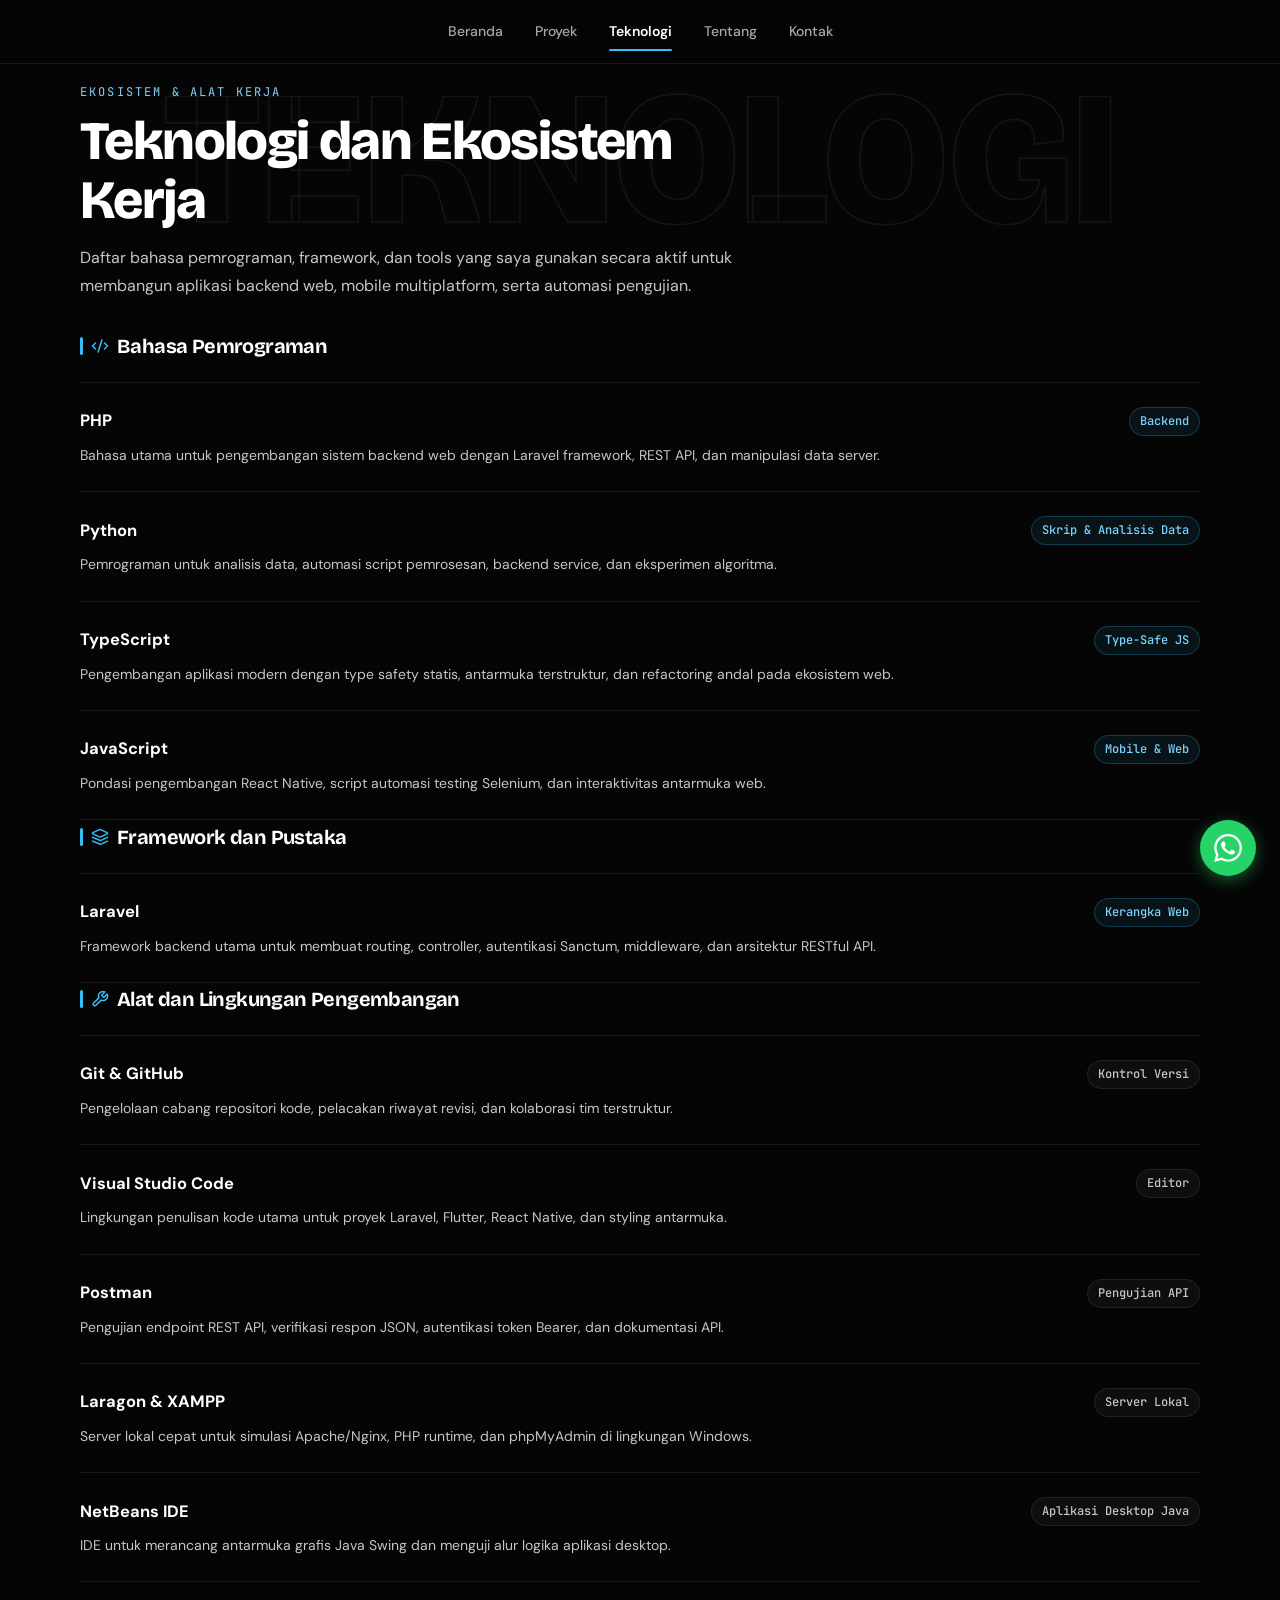
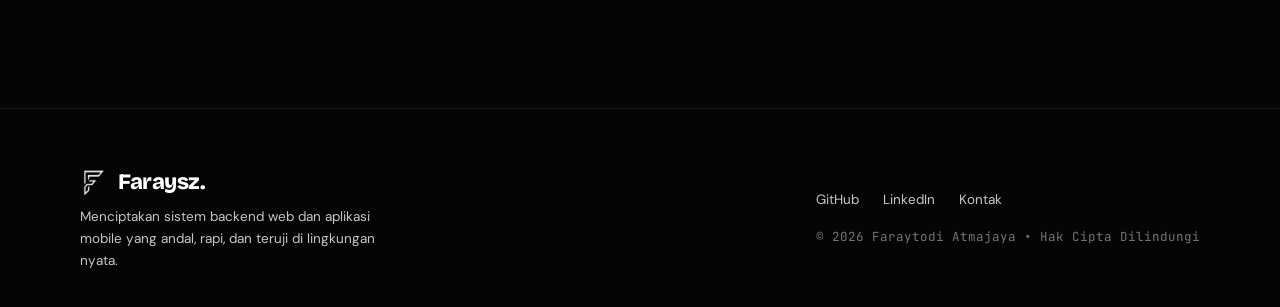
<file: teknologi/index.html>
<!DOCTYPE html>
<html lang="id">

<head>
  <meta charset="UTF-8" />
  <meta name="viewport" content="width=device-width, initial-scale=1.0" />
  <title>Teknologi: Faraysz (Backend, Mobile &amp; Alat Kerja)</title>
  <meta name="description"
    content="Teknologi dan alat kerja yang digunakan Faraytodi Atmajaya (Faraysz): Laravel, MySQL, Flutter, React Native, Java, dan QA testing." />
  <link rel="canonical" href="https://faraysz.github.io/faraysz-portfolio/stack.html">
  <link rel="icon" type="image/x-icon" href="favicon.ico?v=3">
  <link rel="icon" type="image/png" sizes="32x32" href="../assets/img/logofix.png?v=3">
  <link rel="icon" type="image/png" sizes="96x96" href="../assets/img/favicon-96x96.png?v=3">
  <link rel="apple-touch-icon" sizes="180x180" href="../assets/img/apple-touch-icon.png?v=3">
  <link rel="manifest" href="site.webmanifest">
  <link rel="preconnect" href="https://fonts.googleapis.com">
  <link rel="preconnect" href="https://fonts.gstatic.com" crossorigin>
  <link
    href="https://fonts.googleapis.com/css2?family=Bricolage+Grotesque:opsz,wght@12..96,600..800&family=DM+Sans:ital,opsz,wght@0,9..40,400..700;1,9..40,400..700&family=JetBrains+Mono:wght@400;500;600;700&display=swap"
    rel="stylesheet">
  <link rel="stylesheet" href="../assets/css/variables.css">
  <link rel="stylesheet" href="../assets/css/base.css">
  <link rel="stylesheet" href="../assets/css/components.css">
  <link rel="stylesheet" href="../assets/css/animations.css">

  <style>
    .stack-category {
      margin-bottom: 56px;
    }

    .stack-category-title {
      font-size: 20px;
      font-weight: 700;
      color: #ffffff;
      margin-bottom: 20px;
      display: flex;
      align-items: center;
      gap: 10px;
      font-family: var(--font-display);
    }

    .stack-category-title::before {
      content: "";
      width: 3px;
      height: 18px;
      background: var(--cyan);
      border-radius: 2px;
    }

    .tech-grid {
      display: grid;
      grid-template-columns: 1fr;
      gap: 0;
    }

    .tech-card {
      background: none;
      backdrop-filter: none;
      -webkit-backdrop-filter: none;
      border: none;
      border-top: 1px solid rgba(255, 255, 255, 0.08);
      border-radius: 0;
      padding: 24px 0;
      transition: border-color 0.25s var(--ease);
    }

    .tech-card:last-child {
      border-bottom: 1px solid rgba(255, 255, 255, 0.08);
    }

    .tech-card:hover {
      border-top-color: rgba(255, 255, 255, 0.24);
      background: none;
      transform: none;
      box-shadow: none;
    }

    .tech-name {
      font-weight: 700;
      font-size: 16.5px;
      color: #ffffff;
      display: flex;
      align-items: center;
      justify-content: space-between;
      margin-bottom: 8px;
    }

    .tech-desc {
      font-size: 14px;
      line-height: 1.65;
      color: var(--text-dim);
    }
  </style>
</head>

<body data-page="teknologi">

  <header class="navbar">
    <div class="navbar__inner">
      <nav class="navbar__links">
        <a href="../" data-nav="home" class="navbar__link">Beranda</a>
        <a href="../proyek/" data-nav="projects" class="navbar__link">Proyek</a>
        <a href="../teknologi/" data-nav="teknologi" class="navbar__link is-active">Teknologi</a>
        <a href="../tentang/" data-nav="about" class="navbar__link">Tentang</a>
        <a href="../kontak/" data-nav="contact" class="navbar__link">Kontak</a>
      </nav>
      <button class="navbar__toggle" aria-label="Buka menu navigasi"><span></span><span></span><span></span></button>
    </div>
    <div class="navbar__mobile">
      <a href="../">Beranda</a>
      <a href="../proyek/">Proyek</a>
      <a href="../teknologi/" class="is-active">Teknologi</a>
      <a href="../tentang/">Tentang</a>
      <a href="../kontak/">Kontak</a>
    </div>
  </header>

  <main>

    <section class="hero-wrap" style="padding-bottom:20px;">
      <div class="hero-watermark text-outline" aria-hidden="true">
        TEKNOLOGI
      </div>

      <div class="container" style="position:relative; z-index:1;">
        <div class="reveal is-visible" style="max-width:680px;">
          <span
            style="font-family:var(--font-mono); font-size:12px; letter-spacing:0.18em; color:var(--cyan-bright); text-transform:uppercase;">EKOSISTEM &amp; ALAT KERJA</span>
          <h1
            style="font-size:clamp(34px, 5vw, 54px); font-weight:800; color:#ffffff; margin-top:8px; line-height:1.1;">
            Teknologi dan Ekosistem Kerja
          </h1>
          <p style="color:var(--text-dim); margin-top:14px; font-size:16px; line-height:1.75;">
            Daftar bahasa pemrograman, framework, dan tools yang saya gunakan secara aktif untuk membangun aplikasi
            backend web, mobile multiplatform, serta automasi pengujian.
          </p>
        </div>
      </div>
    </section>

    <section style="padding-top:10px; padding-bottom:70px;">
      <div class="container">

        <!-- 1. Bahasa Pemrograman -->
        <div class="stack-category reveal-stagger">
          <h2 class="stack-category-title" style="display:flex; align-items:center; gap:8px;">
            <svg xmlns="http://www.w3.org/2000/svg" width="18" height="18" viewBox="0 0 24 24" fill="none"
              stroke="currentColor" stroke-width="2" stroke-linecap="round" stroke-linejoin="round"
              class="lucide lucide-code-2" style="color:var(--cyan);">
              <path d="m18 16 4-4-4-4" />
              <path d="m6 8-4 4 4 4" />
              <path d="m14.5 4-5 16" />
            </svg>
            Bahasa Pemrograman
          </h2>
          <div class="tech-grid">
            <div class="tech-card">
              <div class="tech-name">
                <span>PHP</span>
                <span class="tag tag--cyan">Backend</span>
              </div>
              <p class="tech-desc">Bahasa utama untuk pengembangan sistem backend web dengan Laravel framework, REST
                API, dan manipulasi data server.</p>
            </div>

            <div class="tech-card">
              <div class="tech-name">
                <span>Python</span>
                <span class="tag tag--cyan">Skrip &amp; Analisis Data</span>
              </div>
              <p class="tech-desc">Pemrograman untuk analisis data, automasi script pemrosesan, backend service, dan eksperimen algoritma.</p>
            </div>

            <div class="tech-card">
              <div class="tech-name">
                <span>TypeScript</span>
                <span class="tag tag--cyan">Type-Safe JS</span>
              </div>
              <p class="tech-desc">Pengembangan aplikasi modern dengan type safety statis, antarmuka terstruktur, dan refactoring andal pada ekosistem web.</p>
            </div>

            <div class="tech-card">
              <div class="tech-name">
                <span>JavaScript</span>
                <span class="tag tag--cyan">Mobile &amp; Web</span>
              </div>
              <p class="tech-desc">Pondasi pengembangan React Native, script automasi testing Selenium, dan
                interaktivitas antarmuka web.</p>
            </div>
        </div>

        <!-- 2. Framework & Library -->
        <div class="stack-category reveal-stagger">
          <h2 class="stack-category-title" style="display:flex; align-items:center; gap:8px;">
            <svg xmlns="http://www.w3.org/2000/svg" width="18" height="18" viewBox="0 0 24 24" fill="none"
              stroke="currentColor" stroke-width="2" stroke-linecap="round" stroke-linejoin="round"
              class="lucide lucide-layers" style="color:var(--cyan);">
              <path
                d="m12.83 2.18a2 2 0 0 0-1.66 0L2.6 6.08a1 1 0 0 0 0 1.83l8.58 3.91a2 2 0 0 0 1.66 0l8.58-3.9a1 1 0 0 0 0-1.83Z" />
              <path d="m22 12.5-8.58 3.91a2 2 0 0 1-1.66 0L2 12.5" />
              <path d="m22 17.5-8.58 3.91a2 2 0 0 1-1.66 0L2 17.5" />
            </svg>
            Framework dan Pustaka
          </h2>
          <div class="tech-grid">
            <div class="tech-card">
              <div class="tech-name">
                <span>Laravel</span>
                <span class="tag tag--cyan">Kerangka Web</span>
              </div>
              <p class="tech-desc">Framework backend utama untuk membuat routing, controller, autentikasi Sanctum,
                middleware, dan arsitektur RESTful API.</p>
            </div>
        </div>

        <!-- 3. Tools & Lingkungan Kerja -->
        <div class="stack-category reveal-stagger">
          <h2 class="stack-category-title" style="display:flex; align-items:center; gap:8px;">
            <svg xmlns="http://www.w3.org/2000/svg" width="18" height="18" viewBox="0 0 24 24" fill="none"
              stroke="currentColor" stroke-width="2" stroke-linecap="round" stroke-linejoin="round"
              class="lucide lucide-wrench" style="color:var(--cyan);">
              <path
                d="M14.7 6.3a1 1 0 0 0 0 1.4l1.6 1.6a1 1 0 0 0 1.4 0l3.77-3.77a6 6 0 0 1-7.94 7.94l-6.91 6.91a2.12 2.12 0 0 1-3-3l6.91-6.91a6 6 0 0 1 7.94-7.94l-3.76 3.76z" />
            </svg>
            Alat dan Lingkungan Pengembangan
          </h2>
          <div class="tech-grid">
            <div class="tech-card">
              <div class="tech-name">
                <span>Git &amp; GitHub</span>
                <span class="tag">Kontrol Versi</span>
              </div>
              <p class="tech-desc">Pengelolaan cabang repositori kode, pelacakan riwayat revisi, dan kolaborasi tim
                terstruktur.</p>
            </div>

            <div class="tech-card">
              <div class="tech-name">
                <span>Visual Studio Code</span>
                <span class="tag">Editor</span>
              </div>
              <p class="tech-desc">Lingkungan penulisan kode utama untuk proyek Laravel, Flutter, React Native, dan
                styling antarmuka.</p>
            </div>

            <div class="tech-card">
              <div class="tech-name">
                <span>Postman</span>
                <span class="tag">Pengujian API</span>
              </div>
              <p class="tech-desc">Pengujian endpoint REST API, verifikasi respon JSON, autentikasi token Bearer, dan
                dokumentasi API.</p>
            </div>

            <div class="tech-card">
              <div class="tech-name">
                <span>Laragon &amp; XAMPP</span>
                <span class="tag">Server Lokal</span>
              </div>
              <p class="tech-desc">Server lokal cepat untuk simulasi Apache/Nginx, PHP runtime, dan phpMyAdmin di
                lingkungan Windows.</p>
            </div>

            <div class="tech-card">
              <div class="tech-name">
                <span>NetBeans IDE</span>
                <span class="tag">Aplikasi Desktop Java</span>
              </div>
              <p class="tech-desc">IDE untuk merancang antarmuka grafis Java Swing dan menguji alur logika aplikasi
                desktop.</p>
            </div>
          </div>
        </div>

      </div>
    </section>

  </main>

  <footer class="footer">
    <div class="container footer__inner">
      <div class="footer__brand-wrap">
        <div style="display:flex; align-items:center; gap:10px;">
          <img src="../assets/img/logofix.png" alt="Faraysz" class="brand-logo brand-logo--footer" width="32" height="32">
          <span class="footer__brand-title">Faraysz.</span>
        </div>
        <p class="footer__brand-desc">
          Menciptakan sistem backend web dan aplikasi mobile yang andal, rapi, dan teruji di lingkungan nyata.
        </p>
      </div>
      <div style="display:flex; flex-direction:column; align-items:flex-start; gap:16px;">
        <div class="footer__links">
          <a href="https://github.com/faraysz" target="_blank" rel="noopener">GitHub</a>
          <a href="https://www.linkedin.com/in/atmajaya?utm_source=share_via&utm_content=profile&utm_medium=member_android"
            target="_blank" rel="noopener">LinkedIn</a>
          <a href="../kontak/">Kontak</a>
        </div>
        <div style="font-size:12.5px; color:var(--text-faint); font-family:var(--font-mono);">
          &copy; 2026 Faraytodi Atmajaya &bull; Hak Cipta Dilindungi
        </div>
      </div>
    </div>
  </footer>

  <script src="../assets/js/main.js"></script>

  <!-- Floating WhatsApp Button -->
  <a href="https://wa.me/6282333000472?text=Halo%20Faraysz,%20saya%20tertarik%20berdiskusi%20mengenai%20proyek."
    target="_blank" rel="noopener" class="wa-fab" aria-label="Hubungi via WhatsApp">
    <svg xmlns="http://www.w3.org/2000/svg" width="28" height="28" viewBox="0 0 24 24" fill="#ffffff">
      <path d="M17.472 14.382c-.297-.149-1.758-.867-2.03-.967-.273-.099-.471-.148-.67.15-.197.297-.767.966-.94 1.164-.173.199-.347.223-.644.075-.297-.15-1.255-.463-2.39-1.475-.883-.788-1.48-1.761-1.653-2.059-.173-.297-.018-.458.13-.606.134-.133.298-.347.446-.52.149-.174.198-.298.298-.497.099-.198.05-.371-.025-.52-.075-.149-.669-1.612-.916-2.207-.242-.579-.487-.5-.669-.51-.173-.008-.371-.01-.57-.01-.198 0-.52.074-.792.372-.272.297-1.04 1.016-1.04 2.479 0 1.462 1.065 2.875 1.213 3.074.149.198 2.096 3.2 5.077 4.487.709.306 1.262.489 1.694.625.712.227 1.36.195 1.871.118.571-.085 1.758-.719 2.006-1.413.248-.694.248-1.289.173-1.413-.074-.124-.272-.198-.57-.347m-5.421 7.403h-.004a9.87 9.87 0 01-5.031-1.378l-.361-.214-3.741.982.998-3.648-.235-.374a9.86 9.86 0 01-1.51-5.26c.001-5.45 4.436-9.884 9.888-9.884 2.64 0 5.122 1.03 6.988 2.898a9.825 9.825 0 012.893 6.994c-.003 5.45-4.437 9.884-9.885 9.884m8.413-18.297A11.815 11.815 0 0012.05 0C5.495 0 .16 5.335.157 11.892c0 2.096.547 4.142 1.588 5.945L.057 24l6.305-1.654a11.882 11.882 0 005.683 1.448h.005c6.554 0 11.89-5.335 11.893-11.893a11.821 11.821 0 00-3.48-8.413z"/>
    </svg>
  </a>
</body>

</html>
</file>
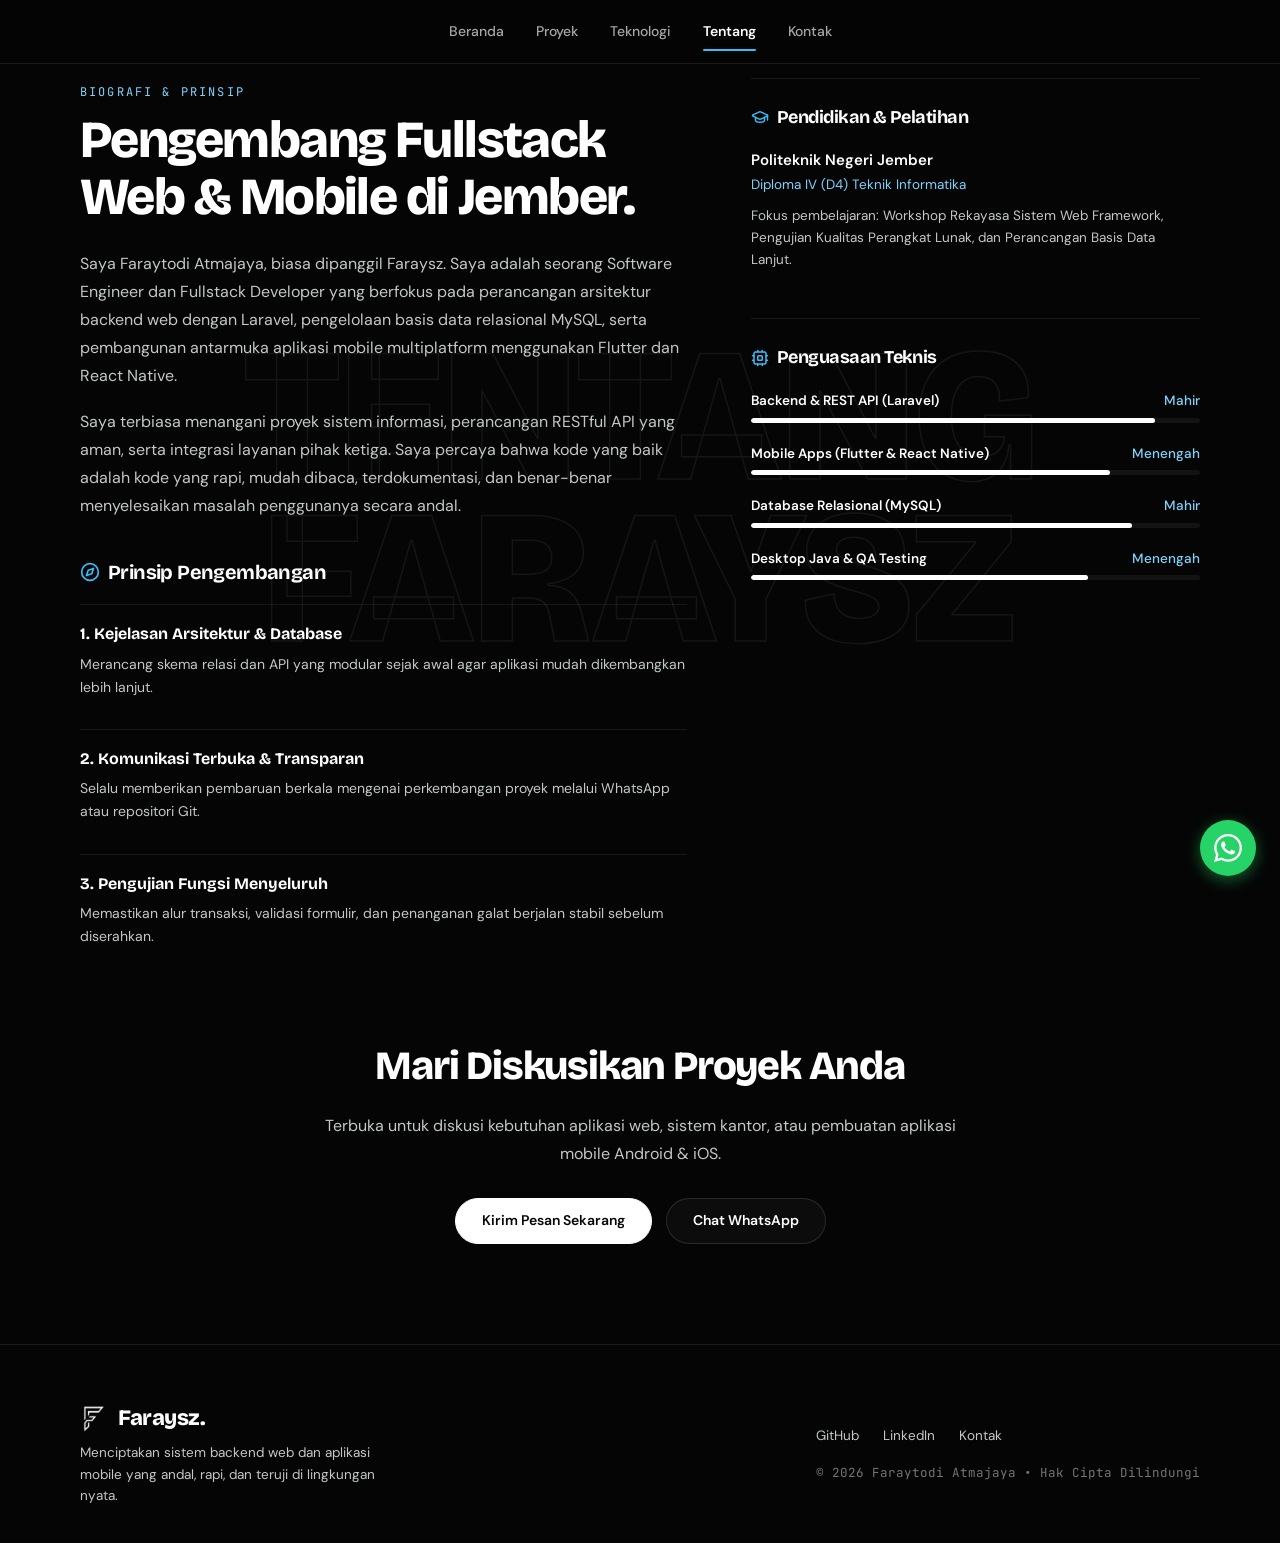
<file: tentang/index.html>
<!DOCTYPE html>
<html lang="id">

<head>
  <meta charset="UTF-8" />
  <meta name="viewport" content="width=device-width, initial-scale=1.0" />
  <title>Tentang: Faraytodi Atmajaya (Faraysz)</title>
  <meta name="description"
    content="Profil Faraytodi Atmajaya (Faraysz), Software Engineer &amp; Fullstack Developer yang berfokus pada pengembangan backend Laravel dan aplikasi mobile." />
  <link rel="canonical" href="https://faraysz.github.io/faraysz-portfolio/about.html">
  <link rel="icon" type="image/x-icon" href="favicon.ico?v=3">
  <link rel="icon" type="image/png" sizes="32x32" href="../assets/img/logofix.png?v=3">
  <link rel="icon" type="image/png" sizes="96x96" href="../assets/img/favicon-96x96.png?v=3">
  <link rel="apple-touch-icon" sizes="180x180" href="../assets/img/apple-touch-icon.png?v=3">
  <link rel="manifest" href="site.webmanifest">
  <link rel="preconnect" href="https://fonts.googleapis.com">
  <link rel="preconnect" href="https://fonts.gstatic.com" crossorigin>
  <link
    href="https://fonts.googleapis.com/css2?family=Bricolage+Grotesque:opsz,wght@12..96,600..800&family=DM+Sans:ital,opsz,wght@0,9..40,400..700;1,9..40,400..700&family=JetBrains+Mono:wght@400;500;600;700&display=swap"
    rel="stylesheet">
  <link rel="stylesheet" href="../assets/css/variables.css">
  <link rel="stylesheet" href="../assets/css/base.css">
  <link rel="stylesheet" href="../assets/css/components.css">
  <link rel="stylesheet" href="../assets/css/animations.css">

  <style>
    .about-layout {
      display: grid;
      grid-template-columns: 1fr;
      gap: 48px;
    }

    @media (min-width: 900px) {
      .about-layout {
        grid-template-columns: 1.15fr 0.85fr;
        gap: 64px;
      }
    }

    .principle-box {
      padding: 16px 0;
      border-top: 1px solid rgba(255, 255, 255, 0.08);
      margin-top: 14px;
    }

    .principle-title {
      font-size: 16px;
      font-weight: 700;
      color: #ffffff;
      margin-bottom: 6px;
      font-family: var(--font-display);
    }

    .principle-desc {
      font-size: 14px;
      line-height: 1.65;
      color: var(--text-dim);
    }

    .about-detail-block {
      padding: 24px 0;
      border-top: 1px solid rgba(255, 255, 255, 0.08);
      margin-bottom: 24px;
    }
  </style>
</head>

<body data-page="about">

  <header class="navbar">
    <div class="navbar__inner">
      <nav class="navbar__links">
        <a href="../" data-nav="home" class="navbar__link">Beranda</a>
        <a href="../proyek/" data-nav="projects" class="navbar__link">Proyek</a>
        <a href="../stack/" data-nav="stack" class="navbar__link">Teknologi</a>
        <a href="../tentang/" data-nav="about" class="navbar__link is-active">Tentang</a>
        <a href="../kontak/" data-nav="contact" class="navbar__link">Kontak</a>
      </nav>
      <button class="navbar__toggle" aria-label="Buka menu navigasi"><span></span><span></span><span></span></button>
    </div>
    <div class="navbar__mobile">
      <a href="../">Beranda</a>
      <a href="../proyek/">Proyek</a>
      <a href="../stack/">Teknologi</a>
      <a href="../tentang/" class="is-active">Tentang</a>
      <a href="../kontak/">Kontak</a>
    </div>
  </header>

  <main>

    <section class="hero-wrap" style="padding-bottom:30px;">
      <div class="hero-watermark text-outline" aria-hidden="true">
        TENTANG<br>FARAYSZ
      </div>

      <div class="container about-layout" style="position:relative; z-index:1;">

        <!-- Bio Utama -->
        <div class="reveal is-visible">
          <span
            style="font-family:var(--font-mono); font-size:12px; letter-spacing:0.18em; color:var(--cyan-bright); text-transform:uppercase;">BIOGRAFI
            &amp; PRINSIP</span>
          <h1
            style="font-size:clamp(34px, 5vw, 52px); font-weight:800; color:#ffffff; line-height:1.1; margin-top:8px;">
            Pengembang Fullstack Web &amp; Mobile di Jember.
          </h1>

          <div
            style="margin-top:24px; display:flex; flex-direction:column; gap:18px; font-size:16px; line-height:1.75; color:var(--text-dim);">
            <p>
              Saya Faraytodi Atmajaya, biasa dipanggil Faraysz. Saya adalah seorang Software Engineer dan Fullstack
              Developer yang berfokus pada perancangan arsitektur backend web dengan Laravel, pengelolaan basis data
              relasional MySQL, serta pembangunan antarmuka aplikasi mobile multiplatform menggunakan Flutter dan React
              Native.
            </p>
            <p>
              Saya terbiasa menangani proyek sistem informasi, perancangan RESTful API yang aman, serta integrasi
              layanan pihak ketiga. Saya percaya bahwa kode yang baik adalah kode yang rapi, mudah dibaca,
              terdokumentasi, dan benar-benar menyelesaikan masalah penggunanya secara andal.
            </p>
          </div>

          <div style="margin-top:36px;">
            <h2
              style="font-size:20px; font-weight:700; color:var(--text); margin-bottom:16px; display:flex; align-items:center; gap:8px;">
              <svg xmlns="http://www.w3.org/2000/svg" width="20" height="20" viewBox="0 0 24 24" fill="none"
                stroke="currentColor" stroke-width="2" stroke-linecap="round" stroke-linejoin="round"
                class="lucide lucide-compass" style="color:var(--cyan);">
                <circle cx="12" cy="12" r="10" />
                <polygon points="16.24 7.76 14.12 14.12 7.76 16.24 9.88 9.88 16.24 7.76" />
              </svg>
              Prinsip Pengembangan
            </h2>

            <div class="principle-box">
              <div class="principle-title">1. Kejelasan Arsitektur &amp; Database</div>
              <div class="principle-desc">Merancang skema relasi dan API yang modular sejak awal agar aplikasi mudah
                dikembangkan lebih lanjut.</div>
            </div>

            <div class="principle-box">
              <div class="principle-title">2. Komunikasi Terbuka &amp; Transparan</div>
              <div class="principle-desc">Selalu memberikan pembaruan berkala mengenai perkembangan proyek melalui
                WhatsApp atau repositori Git.</div>
            </div>

            <div class="principle-box">
              <div class="principle-title">3. Pengujian Fungsi Menyeluruh</div>
              <div class="principle-desc">Memastikan alur transaksi, validasi formulir, dan penanganan galat berjalan
                stabil sebelum diserahkan.</div>
            </div>
          </div>
        </div>

        <!-- Sisi Kanan: Latar Belakang & Detail (Free Text Clean, Tanpa Card) -->
        <div class="reveal is-visible">
          <div class="about-detail-block">
            <h2
              style="font-size:18px; font-weight:700; color:#ffffff; margin-bottom:16px; display:flex; align-items:center; gap:8px;">
              <svg xmlns="http://www.w3.org/2000/svg" width="18" height="18" viewBox="0 0 24 24" fill="none"
                stroke="currentColor" stroke-width="2" stroke-linecap="round" stroke-linejoin="round"
                class="lucide lucide-graduation-cap" style="color:var(--cyan);">
                <path
                  d="M21.42 10.922a1 1 0 0 0-.019-1.838L12.83 5.18a2 2 0 0 0-1.66 0L2.6 9.08a1 1 0 0 0 0 1.832l8.57 3.908a2 2 0 0 0 1.66 0z" />
                <path d="M22 10v6" />
                <path d="M6 12.5V16a6 3 0 0 0 12 0v-3.5" />
              </svg>
              Pendidikan &amp; Pelatihan
            </h2>
            <div>
              <div style="font-weight:600; color:#ffffff; font-size:15px;">Politeknik Negeri Jember</div>
              <div style="font-size:13.5px; color:var(--cyan-bright); margin-top:2px;">Diploma IV (D4) Teknik
                Informatika</div>
              <p style="font-size:13.5px; line-height:1.6; color:var(--text-dim); margin-top:10px;">
                Fokus pembelajaran: Workshop Rekayasa Sistem Web Framework, Pengujian Kualitas Perangkat Lunak, dan
                Perancangan Basis Data Lanjut.
              </p>
            </div>
          </div>

          <div class="about-detail-block">
            <h2
              style="font-size:18px; font-weight:700; color:#ffffff; margin-bottom:18px; display:flex; align-items:center; gap:8px;">
              <svg xmlns="http://www.w3.org/2000/svg" width="18" height="18" viewBox="0 0 24 24" fill="none"
                stroke="currentColor" stroke-width="2" stroke-linecap="round" stroke-linejoin="round"
                class="lucide lucide-cpu" style="color:var(--cyan);">
                <rect width="16" height="16" x="4" y="4" rx="2" />
                <rect width="6" height="6" x="9" y="9" rx="1" />
                <path d="M15 2v2" />
                <path d="M15 20v2" />
                <path d="M2 15h2" />
                <path d="M2 9h2" />
                <path d="M20 15h2" />
                <path d="M20 9h2" />
                <path d="M9 2v2" />
                <path d="M9 20v2" />
              </svg>
              Penguasaan Teknis
            </h2>

            <div style="display:flex; flex-direction:column; gap:20px;">
              <div>
                <div style="display:flex; justify-content:space-between; margin-bottom:6px; font-size:13.5px;">
                  <span style="font-weight:600; color:#ffffff;">Backend &amp; REST API (Laravel)</span>
                  <span style="color:var(--cyan-bright); font-weight:500;">Mahir</span>
                </div>
                <div class="skillbar">
                  <div class="skillbar__fill" data-width="90%" style="width:90%;"></div>
                </div>
              </div>

              <div>
                <div style="display:flex; justify-content:space-between; margin-bottom:6px; font-size:13.5px;">
                  <span style="font-weight:600; color:#ffffff;">Mobile Apps (Flutter &amp; React Native)</span>
                  <span style="color:var(--cyan-bright); font-weight:500;">Menengah</span>
                </div>
                <div class="skillbar">
                  <div class="skillbar__fill" data-width="80%" style="width:80%;"></div>
                </div>
              </div>

              <div>
                <div style="display:flex; justify-content:space-between; margin-bottom:6px; font-size:13.5px;">
                  <span style="font-weight:600; color:#ffffff;">Database Relasional (MySQL)</span>
                  <span style="color:var(--cyan-bright); font-weight:500;">Mahir</span>
                </div>
                <div class="skillbar">
                  <div class="skillbar__fill" data-width="85%" style="width:85%;"></div>
                </div>
              </div>

              <div>
                <div style="display:flex; justify-content:space-between; margin-bottom:6px; font-size:13.5px;">
                  <span style="font-weight:600; color:#ffffff;">Desktop Java &amp; QA Testing</span>
                  <span style="color:var(--cyan-bright); font-weight:500;">Menengah</span>
                </div>
                <div class="skillbar">
                  <div class="skillbar__fill" data-width="75%" style="width:75%;"></div>
                </div>
              </div>
            </div>
          </div>
        </div>

      </div>
    </section>

    <!-- Penutup / Kontak (Free Text Clean, Tanpa Card) -->
    <section style="padding:40px 0 100px;">
      <div class="container" style="text-align:center; max-width:760px; margin:0 auto;">
        <h2 style="font-size:clamp(26px, 4vw, 40px); font-weight:800; color:#ffffff; margin-bottom:14px;">Mari
          Diskusikan Proyek Anda</h2>
        <p style="color:var(--text-dim); font-size:16px; line-height:1.75; margin-bottom:30px;">
          Terbuka untuk diskusi kebutuhan aplikasi web, sistem kantor, atau pembuatan aplikasi mobile Android &amp; iOS.
        </p>
        <div style="display:flex; gap:14px; justify-content:center; flex-wrap:wrap;">
          <a href="../kontak/" class="btn btn--primary">Kirim Pesan Sekarang</a>
          <a href="https://wa.me/6282333000472?text=Halo%20Faraysz,%20saya%20ingin%20konsultasi%20mengenai%20proyek."
            target="_blank" rel="noopener" class="btn btn--ghost">Chat WhatsApp</a>
        </div>
      </div>
    </section>

  </main>

  <footer class="footer">
    <div class="container footer__inner">
      <div class="footer__brand-wrap">
        <div style="display:flex; align-items:center; gap:10px;">
          <img src="../assets/img/logofix.png" alt="Faraysz" class="brand-logo brand-logo--footer" width="32" height="32">
          <span class="footer__brand-title">Faraysz.</span>
        </div>
        <p class="footer__brand-desc">
          Menciptakan sistem backend web dan aplikasi mobile yang andal, rapi, dan teruji di lingkungan nyata.
        </p>
      </div>
      <div style="display:flex; flex-direction:column; align-items:flex-start; gap:16px;">
        <div class="footer__links">
          <a href="https://github.com/faraysz" target="_blank" rel="noopener">GitHub</a>
          <a href="https://www.linkedin.com/in/atmajaya?utm_source=share_via&utm_content=profile&utm_medium=member_android"
            target="_blank" rel="noopener">LinkedIn</a>
          <a href="../kontak/">Kontak</a>
        </div>
        <div style="font-size:12.5px; color:var(--text-faint); font-family:var(--font-mono);">
          &copy; 2026 Faraytodi Atmajaya &bull; Hak Cipta Dilindungi
        </div>
      </div>
    </div>
  </footer>

  <script src="../assets/js/main.js"></script>

  <!-- Floating WhatsApp Button -->
  <a href="https://wa.me/6282333000472?text=Halo%20Faraysz,%20saya%20tertarik%20berdiskusi%20mengenai%20proyek."
    target="_blank" rel="noopener" class="wa-fab" aria-label="Hubungi via WhatsApp">
    <svg xmlns="http://www.w3.org/2000/svg" width="28" height="28" viewBox="0 0 24 24" fill="#ffffff">
      <path d="M17.472 14.382c-.297-.149-1.758-.867-2.03-.967-.273-.099-.471-.148-.67.15-.197.297-.767.966-.94 1.164-.173.199-.347.223-.644.075-.297-.15-1.255-.463-2.39-1.475-.883-.788-1.48-1.761-1.653-2.059-.173-.297-.018-.458.13-.606.134-.133.298-.347.446-.52.149-.174.198-.298.298-.497.099-.198.05-.371-.025-.52-.075-.149-.669-1.612-.916-2.207-.242-.579-.487-.5-.669-.51-.173-.008-.371-.01-.57-.01-.198 0-.52.074-.792.372-.272.297-1.04 1.016-1.04 2.479 0 1.462 1.065 2.875 1.213 3.074.149.198 2.096 3.2 5.077 4.487.709.306 1.262.489 1.694.625.712.227 1.36.195 1.871.118.571-.085 1.758-.719 2.006-1.413.248-.694.248-1.289.173-1.413-.074-.124-.272-.198-.57-.347m-5.421 7.403h-.004a9.87 9.87 0 01-5.031-1.378l-.361-.214-3.741.982.998-3.648-.235-.374a9.86 9.86 0 01-1.51-5.26c.001-5.45 4.436-9.884 9.888-9.884 2.64 0 5.122 1.03 6.988 2.898a9.825 9.825 0 012.893 6.994c-.003 5.45-4.437 9.884-9.885 9.884m8.413-18.297A11.815 11.815 0 0012.05 0C5.495 0 .16 5.335.157 11.892c0 2.096.547 4.142 1.588 5.945L.057 24l6.305-1.654a11.882 11.882 0 005.683 1.448h.005c6.554 0 11.89-5.335 11.893-11.893a11.821 11.821 0 00-3.48-8.413z"/>
    </svg>
  </a>
</body>

</html>
</file>
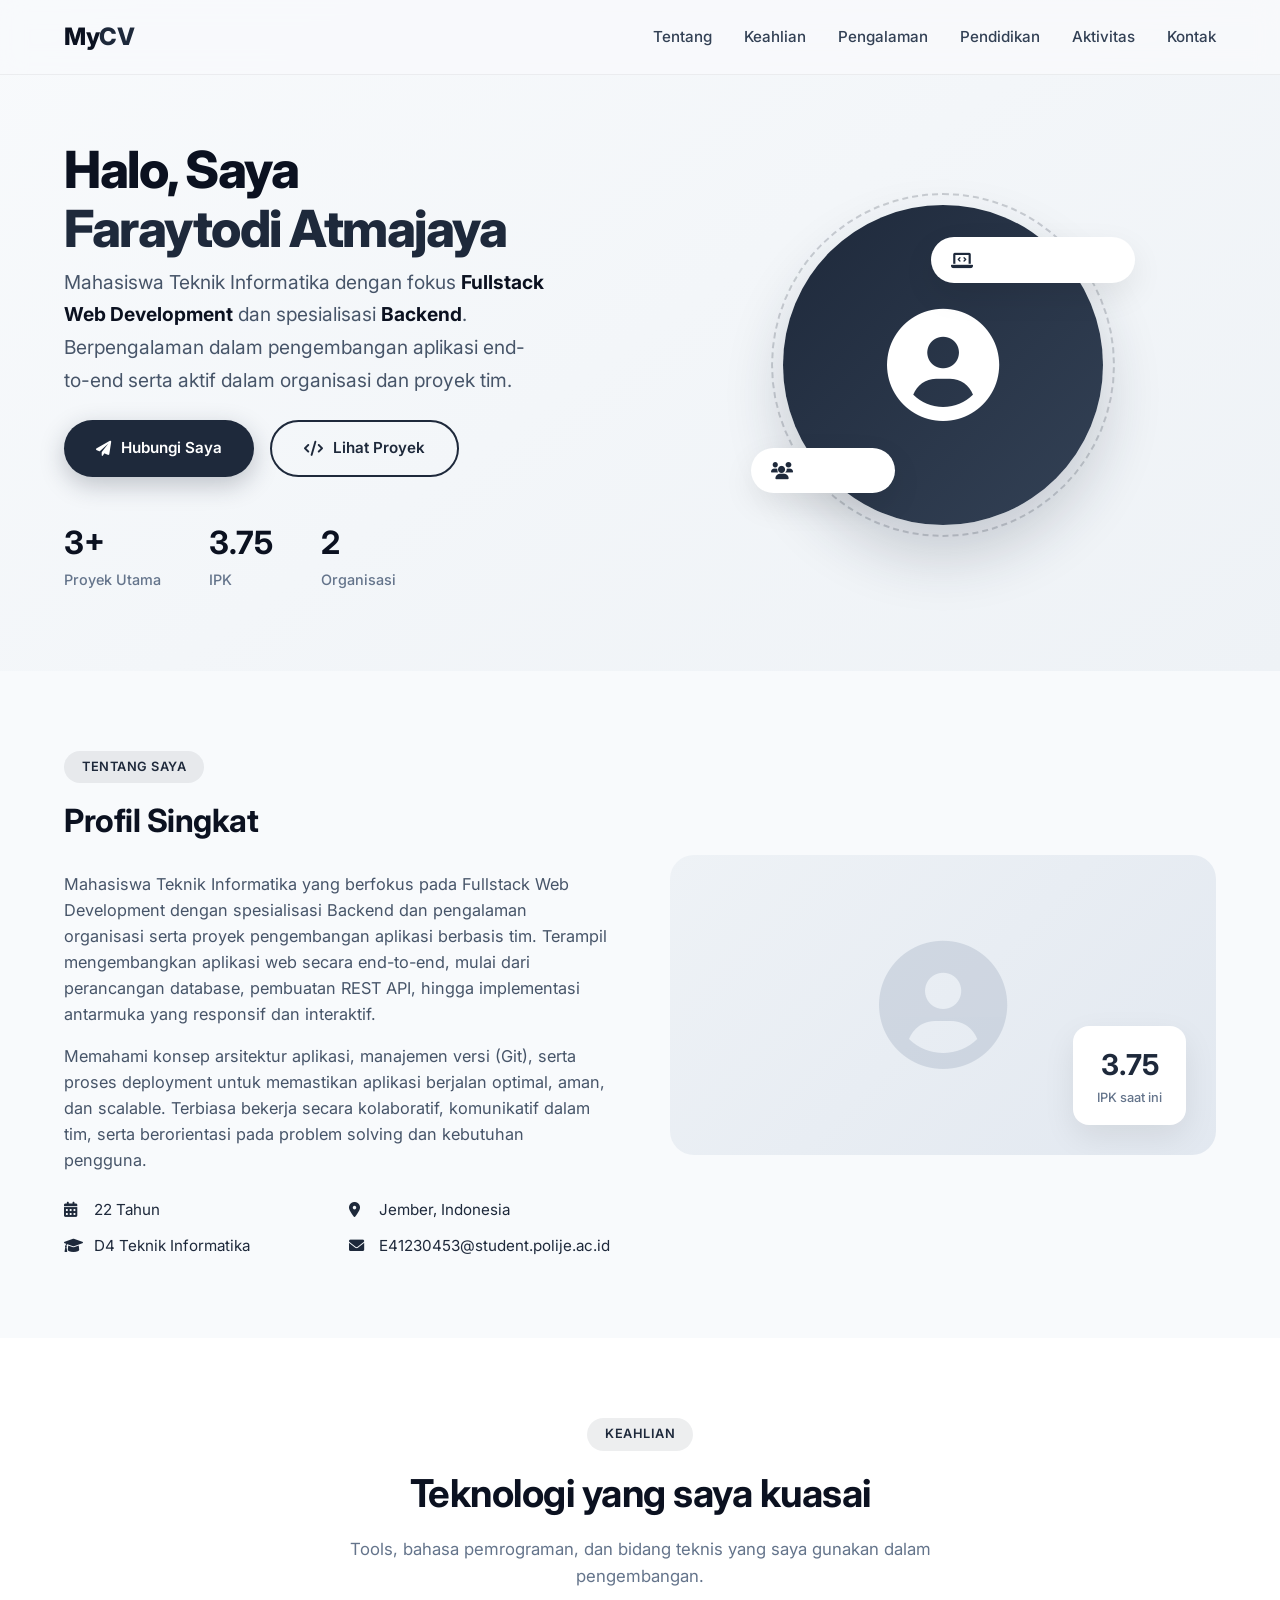
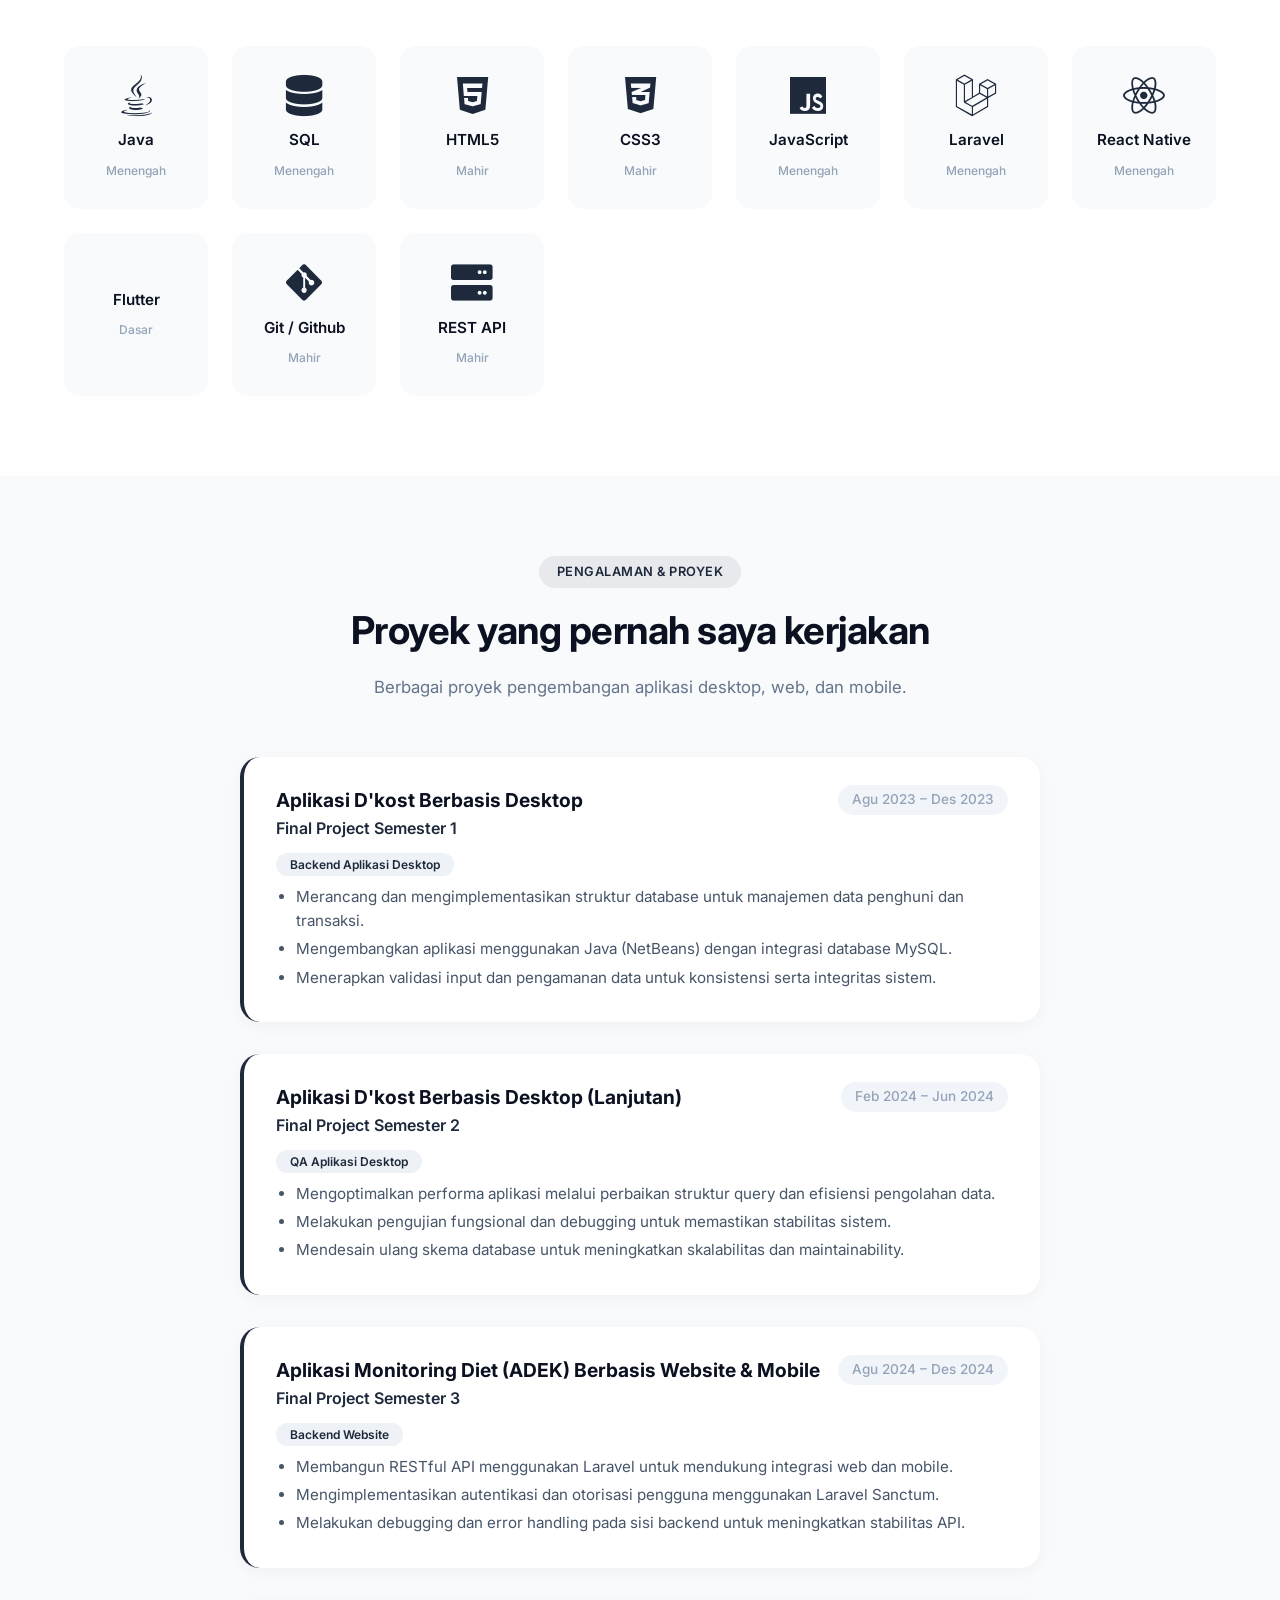
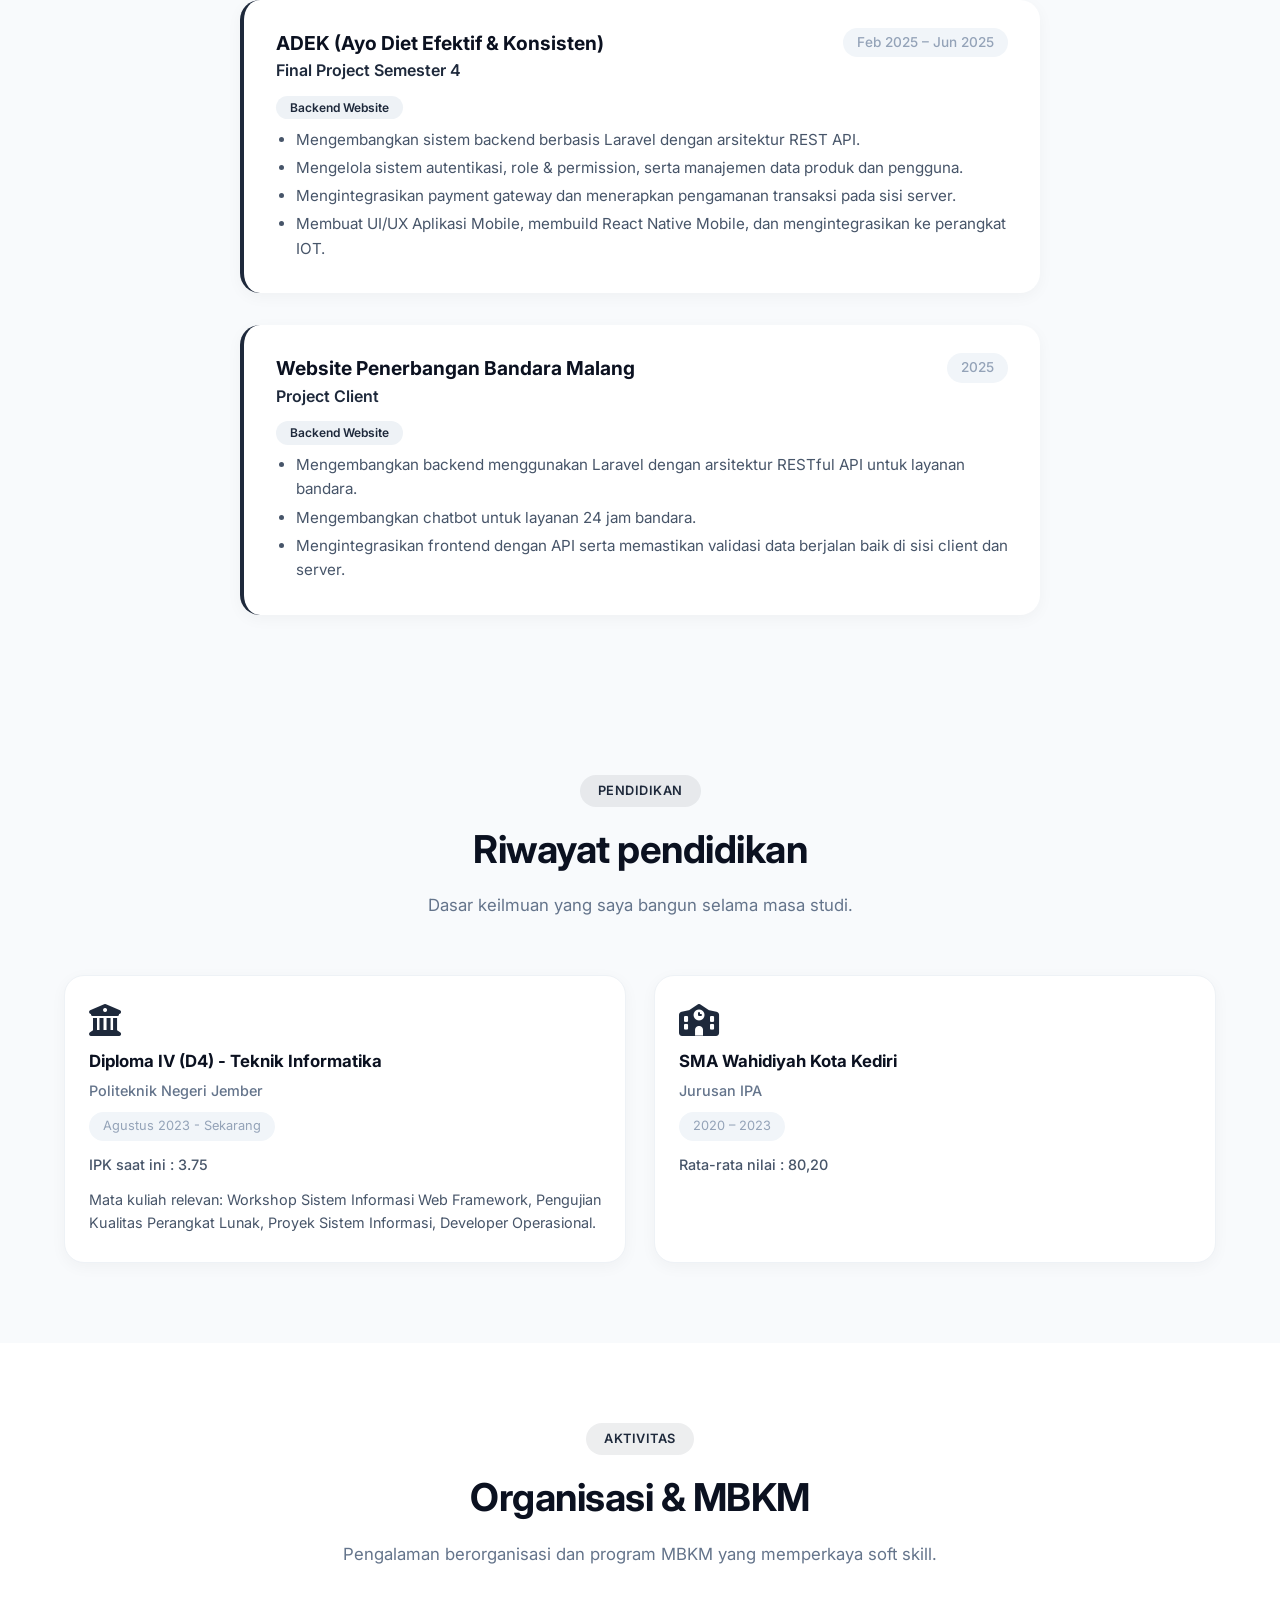
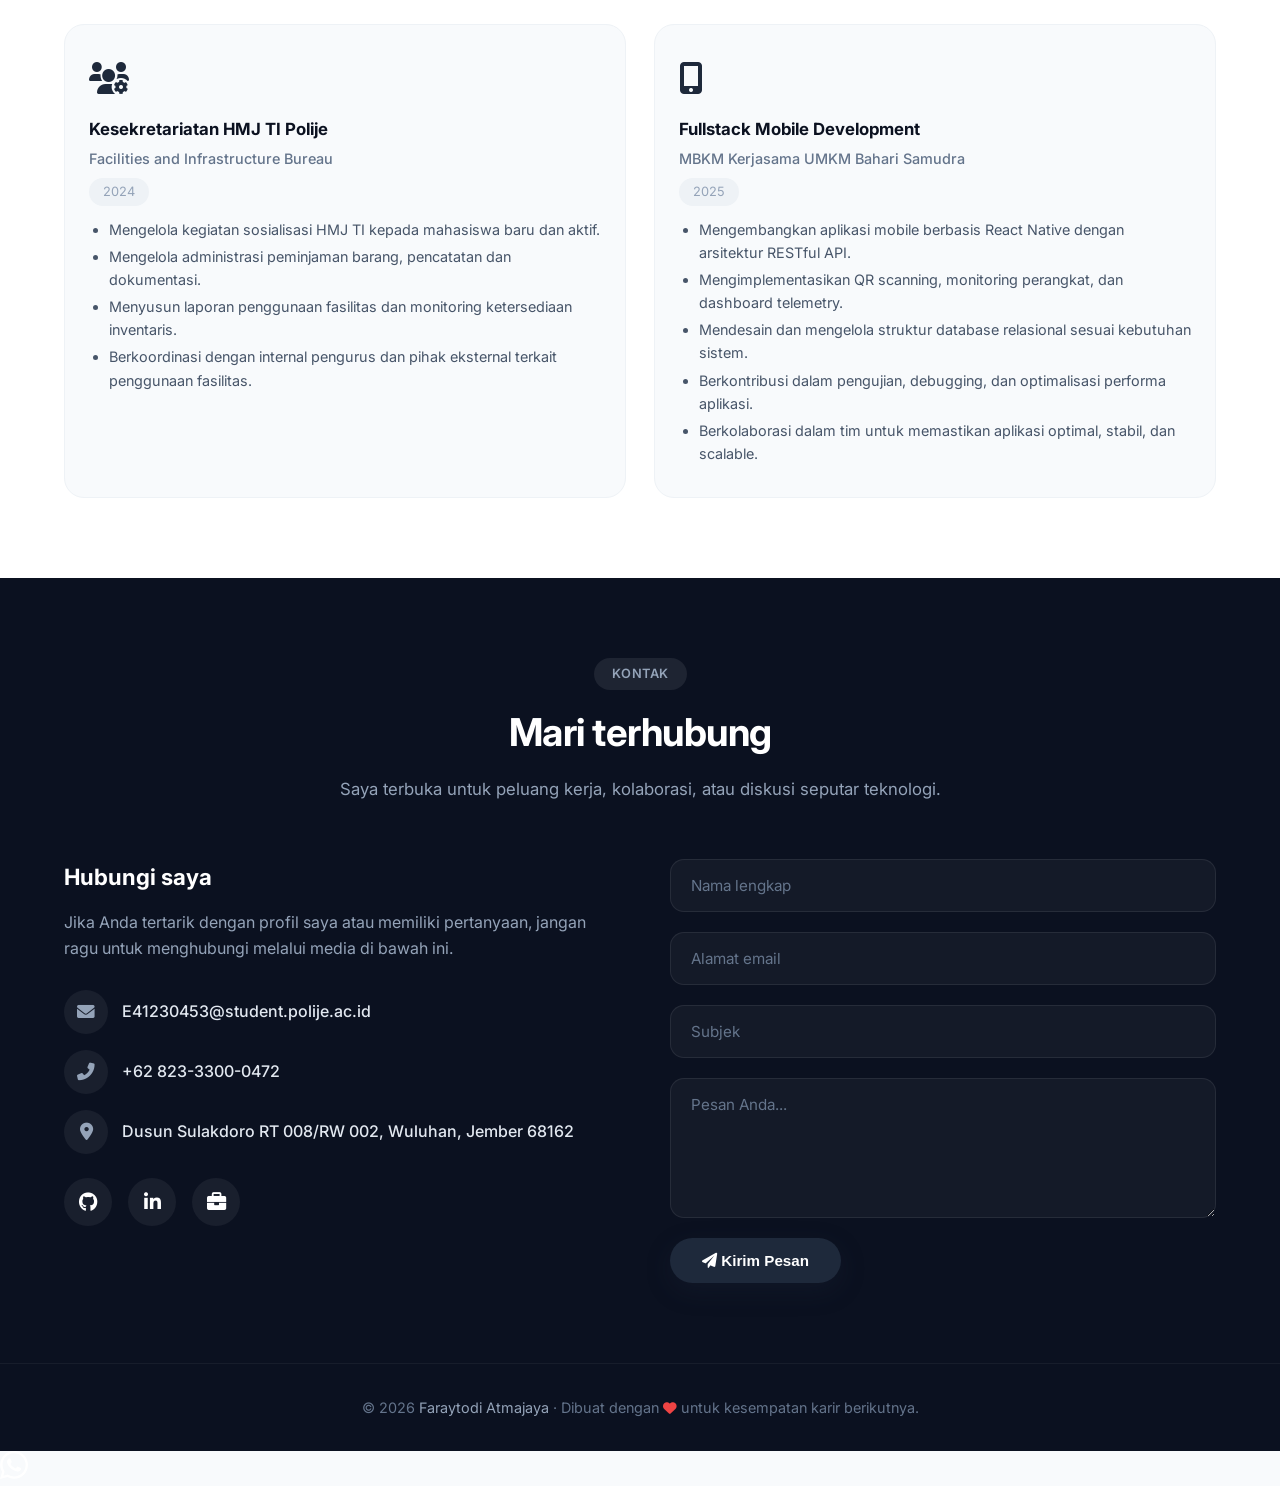
<file: test/index.html>
<!DOCTYPE html>
<html lang="id">
<head>
    <meta charset="UTF-8" />
    <meta name="viewport" content="width=device-width, initial-scale=1.0" />
    <title>Portofolio | Faraytodi Atmajaya</title>

    <!-- Font Awesome Icons -->
    <link rel="stylesheet" href="https://cdnjs.cloudflare.com/ajax/libs/font-awesome/6.0.0-beta3/css/all.min.css" />
    <!-- Google Fonts: Inter -->
    <link href="https://fonts.googleapis.com/css2?family=Inter:opsz,wght@14..32,300;14..32,400;14..32,600;14..32,700;14..32,800&display=swap" rel="stylesheet" />

    <style>
        /* ----- RESET & BASE ----- */
        *,
        *::before,
        *::after {
            margin: 0;
            padding: 0;
            box-sizing: border-box;
        }

        html {
            scroll-behavior: smooth;
        }

        body {
            font-family: 'Inter', sans-serif;
            background: #f8fafc;
            color: #0b1120;
            line-height: 1.6;
        }

        a {
            text-decoration: none;
            color: inherit;
        }

        ul {
            list-style: none;
        }

        img {
            max-width: 100%;
            display: block;
        }

        .container {
            max-width: 1200px;
            margin: 0 auto;
            padding: 0 24px;
        }

        /* ----- BUTTONS ----- */
        .btn {
            display: inline-block;
            padding: 14px 32px;
            border-radius: 40px;
            font-weight: 600;
            font-size: 0.95rem;
            border: none;
            cursor: pointer;
            transition: all 0.3s ease;
            background: #1e293b;
            color: #fff;
        }

        .btn-primary {
            background: #1e293b;
            color: #fff;
            box-shadow: 0 8px 24px rgba(30, 41, 59, 0.25);
        }

        .btn-primary:hover {
            background: #0f172a;
            transform: translateY(-3px);
            box-shadow: 0 12px 32px rgba(30, 41, 59, 0.35);
        }

        .btn-outline {
            background: transparent;
            color: #1e293b;
            border: 2px solid #1e293b;
        }

        .btn-outline:hover {
            background: #1e293b;
            color: #fff;
            transform: translateY(-3px);
        }

        .btn-sm {
            padding: 10px 24px;
            font-size: 0.85rem;
        }

        /* ----- NAVBAR ----- */
        .navbar {
            position: fixed;
            top: 0;
            left: 0;
            right: 0;
            z-index: 1000;
            padding: 18px 0;
            background: rgba(248, 250, 252, 0.85);
            backdrop-filter: blur(12px);
            border-bottom: 1px solid rgba(0, 0, 0, 0.05);
            transition: all 0.3s ease;
        }

        .navbar .container {
            display: flex;
            align-items: center;
            justify-content: space-between;
        }

        .logo {
            font-size: 1.5rem;
            font-weight: 800;
            letter-spacing: -0.5px;
            color: #0b1120;
        }

        .logo span {
            color: #1e293b;
        }

        .nav-links {
            display: flex;
            gap: 32px;
            font-weight: 500;
        }

        .nav-links a {
            font-size: 0.95rem;
            color: #334155;
            transition: color 0.2s;
            position: relative;
        }

        .nav-links a::after {
            content: '';
            position: absolute;
            bottom: -4px;
            left: 0;
            width: 0;
            height: 2px;
            background: #1e293b;
            transition: width 0.3s ease;
        }

        .nav-links a:hover {
            color: #0b1120;
        }

        .nav-links a:hover::after {
            width: 100%;
        }

        .nav-hamburger {
            display: none;
            font-size: 1.6rem;
            cursor: pointer;
            color: #0b1120;
            background: none;
            border: none;
        }

        /* ----- HERO ----- */
        .hero {
            padding: 140px 0 80px;
            background: linear-gradient(145deg, #f8fafc 0%, #eef2f6 100%);
            position: relative;
            overflow: hidden;
        }

        .hero .container {
            display: grid;
            grid-template-columns: 1fr 1fr;
            gap: 60px;
            align-items: center;
        }

        .hero-content h1 {
            font-size: 3.2rem;
            font-weight: 800;
            letter-spacing: -1.5px;
            line-height: 1.15;
            margin-bottom: 8px;
        }

        .hero-content h1 .highlight {
            color: #1e293b;
            position: relative;
        }

        .hero-content h1 .highlight::after {
            content: '';
            position: absolute;
            bottom: 4px;
            left: 0;
            right: 0;
            height: 10px;
            background: rgba(30, 41, 59, 0.12);
            border-radius: 4px;
            z-index: -1;
        }

        .hero-subtitle {
            font-size: 1.2rem;
            color: #475569;
            max-width: 480px;
            margin-bottom: 24px;
            line-height: 1.7;
        }

        .hero-subtitle strong {
            color: #0b1120;
        }

        .hero-actions {
            display: flex;
            flex-wrap: wrap;
            gap: 16px;
        }

        .hero-actions .btn {
            display: inline-flex;
            align-items: center;
            gap: 10px;
        }

        .hero-stats {
            display: flex;
            gap: 48px;
            margin-top: 40px;
        }

        .hero-stats .stat h3 {
            font-size: 2rem;
            font-weight: 700;
            color: #0b1120;
        }

        .hero-stats .stat p {
            color: #64748b;
            font-size: 0.9rem;
            font-weight: 500;
        }

        .hero-image {
            display: flex;
            justify-content: center;
            align-items: center;
        }

        .hero-avatar {
            width: 320px;
            height: 320px;
            border-radius: 50%;
            background: linear-gradient(135deg, #1e293b, #334155);
            display: flex;
            align-items: center;
            justify-content: center;
            font-size: 7rem;
            color: #fff;
            box-shadow: 0 30px 60px rgba(30, 41, 59, 0.20);
            position: relative;
        }

        .hero-avatar .ring {
            position: absolute;
            inset: -12px;
            border-radius: 50%;
            border: 2px dashed rgba(30, 41, 59, 0.20);
            animation: spin 30s linear infinite;
        }

        @keyframes spin {
            to {
                transform: rotate(360deg);
            }
        }

        .floating-badge {
            position: absolute;
            background: #fff;
            padding: 12px 20px;
            border-radius: 60px;
            box-shadow: 0 12px 32px rgba(0, 0, 0, 0.08);
            font-weight: 600;
            font-size: 0.85rem;
            display: flex;
            align-items: center;
            gap: 10px;
            animation: float 4s ease-in-out infinite;
        }

        .floating-badge i {
            color: #1e293b;
            font-size: 1.1rem;
        }

        .floating-badge.b1 {
            top: 10%;
            right: -10%;
        }

        .floating-badge.b2 {
            bottom: 10%;
            left: -10%;
            animation-delay: 1.5s;
        }

        @keyframes float {
            0%,
            100% {
                transform: translateY(0px);
            }
            50% {
                transform: translateY(-12px);
            }
        }

        /* ----- SECTION COMMON ----- */
        section {
            padding: 80px 0;
        }

        .section-header {
            text-align: center;
            max-width: 700px;
            margin: 0 auto 56px;
        }

        .section-header .tag {
            display: inline-block;
            background: rgba(30, 41, 59, 0.08);
            color: #1e293b;
            font-weight: 600;
            font-size: 0.8rem;
            text-transform: uppercase;
            letter-spacing: 0.5px;
            padding: 6px 18px;
            border-radius: 40px;
            margin-bottom: 12px;
        }

        .section-header h2 {
            font-size: 2.4rem;
            font-weight: 700;
            letter-spacing: -0.5px;
            margin-bottom: 12px;
        }

        .section-header p {
            color: #64748b;
            font-size: 1.05rem;
        }

        /* ----- ABOUT ----- */
        .about-grid {
            display: grid;
            grid-template-columns: 1fr 1fr;
            gap: 60px;
            align-items: center;
        }

        .about-text h3 {
            font-size: 1.6rem;
            font-weight: 700;
            margin-bottom: 16px;
        }

        .about-text p {
            color: #475569;
            margin-bottom: 16px;
            font-size: 1.02rem;
        }

        .about-details {
            display: grid;
            grid-template-columns: 1fr 1fr;
            gap: 12px 32px;
            margin-top: 24px;
        }

        .about-details li {
            display: flex;
            align-items: center;
            gap: 10px;
            font-size: 0.95rem;
            color: #1e293b;
        }

        .about-details li i {
            color: #1e293b;
            width: 20px;
        }

        .about-image {
            background: linear-gradient(135deg, #eef2f6, #e2e8f0);
            border-radius: 24px;
            padding: 40px;
            display: flex;
            justify-content: center;
            align-items: center;
            min-height: 300px;
            position: relative;
            overflow: hidden;
        }

        .about-image .placeholder-icon {
            font-size: 8rem;
            color: #94a3b8;
            opacity: 0.3;
        }

        .about-image .badge-exp {
            position: absolute;
            bottom: 30px;
            right: 30px;
            background: #fff;
            padding: 16px 24px;
            border-radius: 16px;
            box-shadow: 0 12px 32px rgba(0, 0, 0, 0.08);
            text-align: center;
        }

        .badge-exp h4 {
            font-size: 1.8rem;
            font-weight: 700;
            color: #1e293b;
        }

        .badge-exp p {
            font-size: 0.8rem;
            color: #64748b;
            font-weight: 500;
        }

        /* ----- SKILLS ----- */
        .skills {
            background: #fff;
        }

        .skills-grid {
            display: grid;
            grid-template-columns: repeat(auto-fit, minmax(140px, 1fr));
            gap: 24px;
        }

        .skill-card {
            background: #f8fafc;
            border-radius: 16px;
            padding: 28px 16px;
            text-align: center;
            transition: all 0.3s ease;
            border: 1px solid transparent;
        }

        .skill-card:hover {
            transform: translateY(-6px);
            border-color: #1e293b;
            box-shadow: 0 12px 28px rgba(30, 41, 59, 0.06);
        }

        .skill-card i {
            font-size: 2.6rem;
            color: #1e293b;
            margin-bottom: 12px;
        }

        .skill-card h4 {
            font-weight: 600;
            font-size: 0.95rem;
        }

        .skill-card .level {
            display: block;
            margin-top: 8px;
            font-size: 0.75rem;
            color: #94a3b8;
            font-weight: 500;
        }

        /* ----- EXPERIENCE / PROJECTS ----- */
        .experience {
            background: #f8fafc;
        }

        .timeline {
            display: flex;
            flex-direction: column;
            gap: 32px;
            max-width: 800px;
            margin: 0 auto;
        }

        .timeline-item {
            background: #fff;
            padding: 28px 32px;
            border-radius: 20px;
            box-shadow: 0 4px 16px rgba(0, 0, 0, 0.04);
            border-left: 4px solid #1e293b;
            transition: all 0.3s ease;
        }

        .timeline-item:hover {
            box-shadow: 0 12px 32px rgba(0, 0, 0, 0.07);
            transform: translateX(6px);
        }

        .timeline-item .top {
            display: flex;
            justify-content: space-between;
            align-items: flex-start;
            flex-wrap: wrap;
            gap: 12px;
            margin-bottom: 8px;
        }

        .timeline-item .top h3 {
            font-size: 1.2rem;
            font-weight: 700;
        }

        .timeline-item .top .company {
            color: #1e293b;
            font-weight: 600;
        }

        .timeline-item .top .date {
            color: #94a3b8;
            font-size: 0.85rem;
            font-weight: 500;
            background: #f1f5f9;
            padding: 4px 14px;
            border-radius: 40px;
        }

        .timeline-item ul {
            margin-top: 8px;
            padding-left: 20px;
            list-style: disc;
            color: #475569;
            font-size: 0.95rem;
        }

        .timeline-item ul li {
            margin-bottom: 4px;
        }

        .timeline-item .role-tag {
            display: inline-block;
            background: #eef2f6;
            padding: 2px 14px;
            border-radius: 40px;
            font-size: 0.75rem;
            font-weight: 600;
            color: #1e293b;
            margin-top: 4px;
        }

        /* ----- EDUCATION ----- */
        .education-grid {
            display: grid;
            grid-template-columns: repeat(auto-fit, minmax(260px, 1fr));
            gap: 28px;
        }

        .edu-card {
            background: #fff;
            padding: 28px 24px;
            border-radius: 20px;
            box-shadow: 0 4px 16px rgba(0, 0, 0, 0.04);
            border: 1px solid #eef2f6;
            transition: all 0.3s ease;
        }

        .edu-card:hover {
            transform: translateY(-4px);
            box-shadow: 0 12px 32px rgba(0, 0, 0, 0.06);
        }

        .edu-card i {
            font-size: 2rem;
            color: #1e293b;
            margin-bottom: 12px;
        }

        .edu-card h4 {
            font-weight: 700;
            font-size: 1.05rem;
            margin-bottom: 4px;
        }

        .edu-card .school {
            color: #64748b;
            font-weight: 500;
            font-size: 0.9rem;
        }

        .edu-card .year {
            display: inline-block;
            margin-top: 10px;
            font-size: 0.8rem;
            color: #94a3b8;
            background: #f1f5f9;
            padding: 4px 14px;
            border-radius: 40px;
        }

        .edu-card .gpa {
            margin-top: 12px;
            color: #475569;
            font-size: 0.9rem;
            font-weight: 500;
        }

        /* ----- ACTIVITIES ----- */
        .activities {
            background: #fff;
        }

        .activities-grid {
            display: grid;
            grid-template-columns: repeat(auto-fit, minmax(280px, 1fr));
            gap: 28px;
        }

        .activity-card {
            background: #f8fafc;
            border-radius: 20px;
            padding: 28px 24px;
            border: 1px solid #eef2f6;
            transition: all 0.3s ease;
        }

        .activity-card:hover {
            transform: translateY(-4px);
            box-shadow: 0 12px 32px rgba(0, 0, 0, 0.05);
            border-color: #1e293b;
        }

        .activity-card .icon {
            font-size: 2rem;
            color: #1e293b;
            margin-bottom: 12px;
        }

        .activity-card h4 {
            font-weight: 700;
            font-size: 1.05rem;
            margin-bottom: 4px;
        }

        .activity-card .sub {
            color: #64748b;
            font-weight: 500;
            font-size: 0.9rem;
        }

        .activity-card .year {
            display: inline-block;
            margin-top: 8px;
            font-size: 0.8rem;
            color: #94a3b8;
            background: #eef2f6;
            padding: 4px 14px;
            border-radius: 40px;
        }

        .activity-card ul {
            margin-top: 12px;
            padding-left: 20px;
            list-style: disc;
            color: #475569;
            font-size: 0.9rem;
        }

        .activity-card ul li {
            margin-bottom: 4px;
        }

        /* ----- CONTACT ----- */
        .contact {
            background: #0b1120;
            color: #fff;
        }

        .contact .section-header .tag {
            background: rgba(255, 255, 255, 0.08);
            color: #94a3b8;
        }

        .contact .section-header h2 {
            color: #fff;
        }

        .contact .section-header p {
            color: #94a3b8;
        }

        .contact-wrapper {
            display: grid;
            grid-template-columns: 1fr 1fr;
            gap: 60px;
            align-items: start;
        }

        .contact-info h3 {
            font-size: 1.4rem;
            font-weight: 700;
            margin-bottom: 16px;
        }

        .contact-info p {
            color: #94a3b8;
            margin-bottom: 28px;
            font-size: 1rem;
        }

        .contact-info .detail {
            display: flex;
            align-items: center;
            gap: 14px;
            margin-bottom: 16px;
        }

        .contact-info .detail i {
            width: 44px;
            height: 44px;
            background: rgba(255, 255, 255, 0.06);
            border-radius: 50%;
            display: flex;
            align-items: center;
            justify-content: center;
            color: #94a3b8;
            font-size: 1.1rem;
        }

        .contact-info .detail span {
            color: #e2e8f0;
            font-weight: 500;
        }

        .social-links {
            display: flex;
            gap: 16px;
            margin-top: 24px;
        }

        .social-links a {
            width: 48px;
            height: 48px;
            border-radius: 50%;
            background: rgba(255, 255, 255, 0.06);
            display: flex;
            align-items: center;
            justify-content: center;
            font-size: 1.2rem;
            color: #fff;
            transition: all 0.3s ease;
        }

        .social-links a:hover {
            background: #1e293b;
            transform: translateY(-4px);
        }

        .contact-form {
            display: flex;
            flex-direction: column;
            gap: 20px;
        }

        .contact-form input,
        .contact-form textarea {
            padding: 16px 20px;
            border-radius: 14px;
            border: 1px solid rgba(255, 255, 255, 0.08);
            background: rgba(255, 255, 255, 0.04);
            color: #fff;
            font-size: 0.95rem;
            font-family: 'Inter', sans-serif;
            transition: border 0.3s ease;
        }

        .contact-form input::placeholder,
        .contact-form textarea::placeholder {
            color: #64748b;
        }

        .contact-form input:focus,
        .contact-form textarea:focus {
            outline: none;
            border-color: #94a3b8;
            background: rgba(255, 255, 255, 0.06);
        }

        .contact-form textarea {
            resize: vertical;
            min-height: 140px;
        }

        .contact-form .btn {
            align-self: flex-start;
            background: #1e293b;
            color: #fff;
        }

        .contact-form .btn:hover {
            background: #0f172a;
        }

        /* ----- FOOTER ----- */
        footer {
            background: #0b1120;
            border-top: 1px solid rgba(255, 255, 255, 0.05);
            padding: 32px 0;
            text-align: center;
            color: #64748b;
            font-size: 0.9rem;
        }

        footer span {
            color: #94a3b8;
        }

        /* ----- RESPONSIVE ----- */
        @media (max-width: 992px) {
            .hero .container {
                grid-template-columns: 1fr;
                text-align: center;
            }

            .hero-subtitle {
                margin-left: auto;
                margin-right: auto;
            }

            .hero-actions {
                justify-content: center;
            }

            .hero-stats {
                justify-content: center;
            }

            .hero-avatar {
                width: 240px;
                height: 240px;
                font-size: 5rem;
            }

            .about-grid {
                grid-template-columns: 1fr;
            }

            .contact-wrapper {
                grid-template-columns: 1fr;
            }

            .floating-badge {
                display: none;
            }
        }

        @media (max-width: 768px) {
            .nav-links {
                display: none;
                flex-direction: column;
                background: #fff;
                position: absolute;
                top: 72px;
                left: 0;
                right: 0;
                padding: 24px 32px;
                gap: 18px;
                box-shadow: 0 20px 40px rgba(0, 0, 0, 0.06);
                border-radius: 0 0 20px 20px;
                border-top: 1px solid #eef2f6;
            }

            .nav-links.open {
                display: flex;
            }

            .nav-hamburger {
                display: block;
            }

            .hero-content h1 {
                font-size: 2.4rem;
            }

            .hero-stats {
                gap: 24px;
                flex-wrap: wrap;
            }

            .hero-stats .stat h3 {
                font-size: 1.6rem;
            }

            .section-header h2 {
                font-size: 1.8rem;
            }

            .about-details {
                grid-template-columns: 1fr;
            }

            .timeline-item .top {
                flex-direction: column;
            }
        }

        @media (max-width: 480px) {
            .hero-avatar {
                width: 180px;
                height: 180px;
                font-size: 3.6rem;
            }

            .hero-content h1 {
                font-size: 2rem;
            }

            .btn {
                padding: 12px 24px;
                font-size: 0.85rem;
            }
        }
    </style>
</head>
<body>

    <!-- ===== NAVBAR ===== -->
    <nav class="navbar" id="navbar">
        <div class="container">
            <a href="#" class="logo">My<span>CV</span></a>
            <ul class="nav-links" id="navLinks">
                <li><a href="#about">Tentang</a></li>
                <li><a href="#skills">Keahlian</a></li>
                <li><a href="#experience">Pengalaman</a></li>
                <li><a href="#education">Pendidikan</a></li>
                <li><a href="#activities">Aktivitas</a></li>
                <li><a href="#contact">Kontak</a></li>
            </ul>
            <button class="nav-hamburger" id="hamburger" aria-label="Menu">
                <i class="fas fa-bars"></i>
            </button>
        </div>
    </nav>

    <!-- ===== HERO ===== -->
    <section class="hero" id="home">
        <div class="container">
            <div class="hero-content">
                <h1>
                    Halo, Saya<br />
                    <span class="highlight">Faraytodi Atmajaya</span>
                </h1>
                <p class="hero-subtitle">
                    Mahasiswa Teknik Informatika dengan fokus <strong>Fullstack Web Development</strong>
                    dan spesialisasi <strong>Backend</strong>. Berpengalaman dalam pengembangan aplikasi
                    end-to-end serta aktif dalam organisasi dan proyek tim.
                </p>
                <div class="hero-actions">
                    <a href="#contact" class="btn btn-primary">
                        <i class="fas fa-paper-plane"></i> Hubungi Saya
                    </a>
                    <a href="#experience" class="btn btn-outline">
                        <i class="fas fa-code"></i> Lihat Proyek
                    </a>
                </div>
                <div class="hero-stats">
                    <div class="stat">
                        <h3>3+</h3>
                        <p>Proyek Utama</p>
                    </div>
                    <div class="stat">
                        <h3>3.75</h3>
                        <p>IPK</p>
                    </div>
                    <div class="stat">
                        <h3>2</h3>
                        <p>Organisasi</p>
                    </div>
                </div>
            </div>
            <div class="hero-image">
                <div class="hero-avatar">
                    <div class="ring"></div>
                    <i class="fas fa-user-circle"></i>
                    <!-- floating badges -->
                    <div class="floating-badge b1">
                        <i class="fas fa-laptop-code"></i> Backend & Fullstack
                    </div>
                    <div class="floating-badge b2">
                        <i class="fas fa-users"></i> Kolaboratif
                    </div>
                </div>
            </div>
        </div>
    </section>

    <!-- ===== ABOUT ===== -->
    <section id="about">
        <div class="container">
            <div class="about-grid">
                <div class="about-text">
                    <div class="section-header" style="text-align:left; margin:0 0 24px 0;">
                        <span class="tag">Tentang Saya</span>
                        <h2 style="font-size:2rem;">Profil Singkat</h2>
                    </div>
                    <p>
                        Mahasiswa Teknik Informatika yang berfokus pada Fullstack Web Development
                        dengan spesialisasi Backend dan pengalaman organisasi serta proyek pengembangan
                        aplikasi berbasis tim. Terampil mengembangkan aplikasi web secara end-to-end,
                        mulai dari perancangan database, pembuatan REST API, hingga implementasi
                        antarmuka yang responsif dan interaktif.
                    </p>
                    <p>
                        Memahami konsep arsitektur aplikasi, manajemen versi (Git), serta proses deployment
                        untuk memastikan aplikasi berjalan optimal, aman, dan scalable. Terbiasa bekerja
                        secara kolaboratif, komunikatif dalam tim, serta berorientasi pada problem solving
                        dan kebutuhan pengguna.
                    </p>
                    <ul class="about-details">
                        <li><i class="fas fa-calendar-alt"></i> 22 Tahun</li>
                        <li><i class="fas fa-map-marker-alt"></i> Jember, Indonesia</li>
                        <li><i class="fas fa-graduation-cap"></i> D4 Teknik Informatika</li>
                        <li><i class="fas fa-envelope"></i> E41230453@student.polije.ac.id</li>
                    </ul>
                </div>
                <div class="about-image">
                    <i class="fas fa-user-circle placeholder-icon"></i>
                    <div class="badge-exp">
                        <h4>3.75</h4>
                        <p>IPK saat ini</p>
                    </div>
                </div>
            </div>
        </div>
    </section>

    <!-- ===== SKILLS ===== -->
    <section class="skills" id="skills">
        <div class="container">
            <div class="section-header">
                <span class="tag">Keahlian</span>
                <h2>Teknologi yang saya kuasai</h2>
                <p>Tools, bahasa pemrograman, dan bidang teknis yang saya gunakan dalam pengembangan.</p>
            </div>
            <div class="skills-grid">
                <div class="skill-card">
                    <i class="fab fa-java"></i>
                    <h4>Java</h4>
                    <span class="level">Menengah</span>
                </div>
                <div class="skill-card">
                    <i class="fas fa-database"></i>
                    <h4>SQL</h4>
                    <span class="level">Menengah</span>
                </div>
                <div class="skill-card">
                    <i class="fab fa-html5"></i>
                    <h4>HTML5</h4>
                    <span class="level">Mahir</span>
                </div>
                <div class="skill-card">
                    <i class="fab fa-css3-alt"></i>
                    <h4>CSS3</h4>
                    <span class="level">Mahir</span>
                </div>
                <div class="skill-card">
                    <i class="fab fa-js"></i>
                    <h4>JavaScript</h4>
                    <span class="level">Menengah</span>
                </div>
                <div class="skill-card">
                    <i class="fab fa-laravel"></i>
                    <h4>Laravel</h4>
                    <span class="level">Menengah</span>
                </div>
                <div class="skill-card">
                    <i class="fab fa-react"></i>
                    <h4>React Native</h4>
                    <span class="level">Menengah</span>
                </div>
                <div class="skill-card">
                    <i class="fab fa-flutter"></i>
                    <h4>Flutter</h4>
                    <span class="level">Dasar</span>
                </div>
                <div class="skill-card">
                    <i class="fab fa-git-alt"></i>
                    <h4>Git / Github</h4>
                    <span class="level">Mahir</span>
                </div>
                <div class="skill-card">
                    <i class="fas fa-server"></i>
                    <h4>REST API</h4>
                    <span class="level">Mahir</span>
                </div>
            </div>
        </div>
    </section>

    <!-- ===== EXPERIENCE & PROJECTS ===== -->
    <section class="experience" id="experience">
        <div class="container">
            <div class="section-header">
                <span class="tag">Pengalaman & Proyek</span>
                <h2>Proyek yang pernah saya kerjakan</h2>
                <p>Berbagai proyek pengembangan aplikasi desktop, web, dan mobile.</p>
            </div>
            <div class="timeline">
                <!-- Proyek 1 -->
                <div class="timeline-item">
                    <div class="top">
                        <div>
                            <h3>Aplikasi D'kost Berbasis Desktop</h3>
                            <span class="company">Final Project Semester 1</span>
                        </div>
                        <span class="date">Agu 2023 – Des 2023</span>
                    </div>
                    <span class="role-tag">Backend Aplikasi Desktop</span>
                    <ul>
                        <li>Merancang dan mengimplementasikan struktur database untuk manajemen data penghuni dan transaksi.</li>
                        <li>Mengembangkan aplikasi menggunakan Java (NetBeans) dengan integrasi database MySQL.</li>
                        <li>Menerapkan validasi input dan pengamanan data untuk konsistensi serta integritas sistem.</li>
                    </ul>
                </div>
                <!-- Proyek 2 -->
                <div class="timeline-item">
                    <div class="top">
                        <div>
                            <h3>Aplikasi D'kost Berbasis Desktop (Lanjutan)</h3>
                            <span class="company">Final Project Semester 2</span>
                        </div>
                        <span class="date">Feb 2024 – Jun 2024</span>
                    </div>
                    <span class="role-tag">QA Aplikasi Desktop</span>
                    <ul>
                        <li>Mengoptimalkan performa aplikasi melalui perbaikan struktur query dan efisiensi pengolahan data.</li>
                        <li>Melakukan pengujian fungsional dan debugging untuk memastikan stabilitas sistem.</li>
                        <li>Mendesain ulang skema database untuk meningkatkan skalabilitas dan maintainability.</li>
                    </ul>
                </div>
                <!-- Proyek 3 -->
                <div class="timeline-item">
                    <div class="top">
                        <div>
                            <h3>Aplikasi Monitoring Diet (ADEK) Berbasis Website &amp; Mobile</h3>
                            <span class="company">Final Project Semester 3</span>
                        </div>
                        <span class="date">Agu 2024 – Des 2024</span>
                    </div>
                    <span class="role-tag">Backend Website</span>
                    <ul>
                        <li>Membangun RESTful API menggunakan Laravel untuk mendukung integrasi web dan mobile.</li>
                        <li>Mengimplementasikan autentikasi dan otorisasi pengguna menggunakan Laravel Sanctum.</li>
                        <li>Melakukan debugging dan error handling pada sisi backend untuk meningkatkan stabilitas API.</li>
                    </ul>
                </div>
                <!-- Proyek 4 -->
                <div class="timeline-item">
                    <div class="top">
                        <div>
                            <h3>ADEK (Ayo Diet Efektif &amp; Konsisten)</h3>
                            <span class="company">Final Project Semester 4</span>
                        </div>
                        <span class="date">Feb 2025 – Jun 2025</span>
                    </div>
                    <span class="role-tag">Backend Website</span>
                    <ul>
                        <li>Mengembangkan sistem backend berbasis Laravel dengan arsitektur REST API.</li>
                        <li>Mengelola sistem autentikasi, role &amp; permission, serta manajemen data produk dan pengguna.</li>
                        <li>Mengintegrasikan payment gateway dan menerapkan pengamanan transaksi pada sisi server.</li>
                        <li>Membuat UI/UX Aplikasi Mobile, membuild React Native Mobile, dan mengintegrasikan ke perangkat IOT.</li>
                    </ul>
                </div>
                <!-- Proyek 5 -->
                <div class="timeline-item">
                    <div class="top">
                        <div>
                            <h3>Website Penerbangan Bandara Malang</h3>
                            <span class="company">Project Client</span>
                        </div>
                        <span class="date">2025</span>
                    </div>
                    <span class="role-tag">Backend Website</span>
                    <ul>
                        <li>Mengembangkan backend menggunakan Laravel dengan arsitektur RESTful API untuk layanan bandara.</li>
                        <li>Mengembangkan chatbot untuk layanan 24 jam bandara.</li>
                        <li>Mengintegrasikan frontend dengan API serta memastikan validasi data berjalan baik di sisi client dan server.</li>
                    </ul>
                </div>
            </div>
        </div>
    </section>

    <!-- ===== EDUCATION ===== -->
    <section id="education">
        <div class="container">
            <div class="section-header">
                <span class="tag">Pendidikan</span>
                <h2>Riwayat pendidikan</h2>
                <p>Dasar keilmuan yang saya bangun selama masa studi.</p>
            </div>
            <div class="education-grid">
                <div class="edu-card">
                    <i class="fas fa-university"></i>
                    <h4>Diploma IV (D4) - Teknik Informatika</h4>
                    <div class="school">Politeknik Negeri Jember</div>
                    <span class="year">Agustus 2023 - Sekarang</span>
                    <div class="gpa">IPK saat ini : 3.75</div>
                    <p style="margin-top:12px; color:#475569; font-size:0.9rem;">
                        Mata kuliah relevan: Workshop Sistem Informasi Web Framework, Pengujian Kualitas Perangkat Lunak, Proyek Sistem Informasi, Developer Operasional.
                    </p>
                </div>
                <div class="edu-card">
                    <i class="fas fa-school"></i>
                    <h4>SMA Wahidiyah Kota Kediri</h4>
                    <div class="school">Jurusan IPA</div>
                    <span class="year">2020 – 2023</span>
                    <div class="gpa">Rata-rata nilai : 80,20</div>
                </div>
            </div>
        </div>
    </section>

    <!-- ===== ACTIVITIES ===== -->
    <section class="activities" id="activities">
        <div class="container">
            <div class="section-header">
                <span class="tag">Aktivitas</span>
                <h2>Organisasi &amp; MBKM</h2>
                <p>Pengalaman berorganisasi dan program MBKM yang memperkaya soft skill.</p>
            </div>
            <div class="activities-grid">
                <div class="activity-card">
                    <div class="icon"><i class="fas fa-users-cog"></i></div>
                    <h4>Kesekretariatan HMJ TI Polije</h4>
                    <div class="sub">Facilities and Infrastructure Bureau</div>
                    <span class="year">2024</span>
                    <ul>
                        <li>Mengelola kegiatan sosialisasi HMJ TI kepada mahasiswa baru dan aktif.</li>
                        <li>Mengelola administrasi peminjaman barang, pencatatan dan dokumentasi.</li>
                        <li>Menyusun laporan penggunaan fasilitas dan monitoring ketersediaan inventaris.</li>
                        <li>Berkoordinasi dengan internal pengurus dan pihak eksternal terkait penggunaan fasilitas.</li>
                    </ul>
                </div>
                <div class="activity-card">
                    <div class="icon"><i class="fas fa-mobile-alt"></i></div>
                    <h4>Fullstack Mobile Development</h4>
                    <div class="sub">MBKM Kerjasama UMKM Bahari Samudra</div>
                    <span class="year">2025</span>
                    <ul>
                        <li>Mengembangkan aplikasi mobile berbasis React Native dengan arsitektur RESTful API.</li>
                        <li>Mengimplementasikan QR scanning, monitoring perangkat, dan dashboard telemetry.</li>
                        <li>Mendesain dan mengelola struktur database relasional sesuai kebutuhan sistem.</li>
                        <li>Berkontribusi dalam pengujian, debugging, dan optimalisasi performa aplikasi.</li>
                        <li>Berkolaborasi dalam tim untuk memastikan aplikasi optimal, stabil, dan scalable.</li>
                    </ul>
                </div>
            </div>
        </div>
    </section>

    <!-- ===== CONTACT ===== -->
    <section class="contact" id="contact">
        <div class="container">
            <div class="section-header">
                <span class="tag">Kontak</span>
                <h2>Mari terhubung</h2>
                <p>Saya terbuka untuk peluang kerja, kolaborasi, atau diskusi seputar teknologi.</p>
            </div>
            <div class="contact-wrapper">
                <div class="contact-info">
                    <h3>Hubungi saya</h3>
                    <p>
                        Jika Anda tertarik dengan profil saya atau memiliki pertanyaan,
                        jangan ragu untuk menghubungi melalui media di bawah ini.
                    </p>
                    <div class="detail">
                        <i class="fas fa-envelope"></i>
                        <span>E41230453@student.polije.ac.id</span>
                    </div>
                    <div class="detail">
                        <i class="fas fa-phone-alt"></i>
                        <span>+62 823-3300-0472</span>
                    </div>
                    <div class="detail">
                        <i class="fas fa-map-marker-alt"></i>
                        <span>Dusun Sulakdoro RT 008/RW 002, Wuluhan, Jember 68162</span>
                    </div>
                    <div class="social-links">
                        <a href="#" aria-label="GitHub"><i class="fab fa-github"></i></a>
                        <a href="#" aria-label="LinkedIn"><i class="fab fa-linkedin-in"></i></a>
                        <a href="#" aria-label="Portofolio"><i class="fas fa-briefcase"></i></a>
                    </div>
                </div>
                <form class="contact-form" id="contactForm">
                    <input type="text" placeholder="Nama lengkap" required />
                    <input type="email" placeholder="Alamat email" required />
                    <input type="text" placeholder="Subjek" />
                    <textarea placeholder="Pesan Anda..." required></textarea>
                    <button type="submit" class="btn btn-primary">
                        <i class="fas fa-paper-plane"></i> Kirim Pesan
                    </button>
                </form>
            </div>
        </div>
    </section>

    <!-- ===== FOOTER ===== -->
    <footer>
        <div class="container">
            <p>
                &copy; 2026 <span>Faraytodi Atmajaya</span> · Dibuat dengan
                <i class="fas fa-heart" style="color:#ef4444; font-size:0.85rem;"></i>
                untuk kesempatan karir berikutnya.
            </p>
        </div>
    </footer>

    <!-- ===== JAVASCRIPT ===== -->
    <script>
        // ---- Hamburger toggle ----
        const hamburger = document.getElementById('hamburger');
        const navLinks = document.getElementById('navLinks');

        hamburger.addEventListener('click', () => {
            navLinks.classList.toggle('open');
            const icon = hamburger.querySelector('i');
            if (navLinks.classList.contains('open')) {
                icon.className = 'fas fa-times';
            } else {
                icon.className = 'fas fa-bars';
            }
        });

        // Close menu when a link is clicked (mobile)
        document.querySelectorAll('.nav-links a').forEach(link => {
            link.addEventListener('click', () => {
                navLinks.classList.remove('open');
                hamburger.querySelector('i').className = 'fas fa-bars';
            });
        });

        // ---- Navbar shadow on scroll ----
        const navbar = document.getElementById('navbar');
        window.addEventListener('scroll', () => {
            if (window.scrollY > 20) {
                navbar.style.boxShadow = '0 4px 20px rgba(0,0,0,0.04)';
            } else {
                navbar.style.boxShadow = 'none';
            }
        });

        // ---- Contact form (demo) ----
        const form = document.getElementById('contactForm');
        form.addEventListener('submit', (e) => {
            e.preventDefault();
            alert('Terima kasih! Pesan Anda telah terkirim (demo). Saya akan menghubungi Anda segera.');
            form.reset();
        });

        // ---- Smooth reveal for skill cards ----
        const skillCards = document.querySelectorAll('.skill-card');
        const observer = new IntersectionObserver((entries) => {
            entries.forEach(entry => {
                if (entry.isIntersecting) {
                    entry.target.style.opacity = '1';
                    entry.target.style.transform = 'translateY(0)';
                }
            });
        }, { threshold: 0.2 });

        skillCards.forEach(card => {
            card.style.opacity = '0';
            card.style.transform = 'translateY(20px)';
            card.style.transition = 'opacity 0.6s ease, transform 0.6s ease';
            observer.observe(card);
        });

        // ---- Also observe timeline items ----
        const timelineItems = document.querySelectorAll('.timeline-item');
        const observer2 = new IntersectionObserver((entries) => {
            entries.forEach(entry => {
                if (entry.isIntersecting) {
                    entry.target.style.opacity = '1';
                    entry.target.style.transform = 'translateX(0)';
                }
            });
        }, { threshold: 0.2 });

        timelineItems.forEach(item => {
            item.style.opacity = '0';
            item.style.transform = 'translateX(-16px)';
            item.style.transition = 'opacity 0.6s ease, transform 0.6s ease';
            observer2.observe(item);
        });
    </script>

  <!-- Floating WhatsApp Button -->
  <a href="https://wa.me/6282333000472?text=Halo%20Faraysz,%20saya%20tertarik%20berdiskusi%20mengenai%20proyek."
    target="_blank" rel="noopener" class="wa-fab" aria-label="Hubungi via WhatsApp">
    <svg xmlns="http://www.w3.org/2000/svg" width="28" height="28" viewBox="0 0 24 24" fill="#ffffff">
      <path d="M17.472 14.382c-.297-.149-1.758-.867-2.03-.967-.273-.099-.471-.148-.67.15-.197.297-.767.966-.94 1.164-.173.199-.347.223-.644.075-.297-.15-1.255-.463-2.39-1.475-.883-.788-1.48-1.761-1.653-2.059-.173-.297-.018-.458.13-.606.134-.133.298-.347.446-.52.149-.174.198-.298.298-.497.099-.198.05-.371-.025-.52-.075-.149-.669-1.612-.916-2.207-.242-.579-.487-.5-.669-.51-.173-.008-.371-.01-.57-.01-.198 0-.52.074-.792.372-.272.297-1.04 1.016-1.04 2.479 0 1.462 1.065 2.875 1.213 3.074.149.198 2.096 3.2 5.077 4.487.709.306 1.262.489 1.694.625.712.227 1.36.195 1.871.118.571-.085 1.758-.719 2.006-1.413.248-.694.248-1.289.173-1.413-.074-.124-.272-.198-.57-.347m-5.421 7.403h-.004a9.87 9.87 0 01-5.031-1.378l-.361-.214-3.741.982.998-3.648-.235-.374a9.86 9.86 0 01-1.51-5.26c.001-5.45 4.436-9.884 9.888-9.884 2.64 0 5.122 1.03 6.988 2.898a9.825 9.825 0 012.893 6.994c-.003 5.45-4.437 9.884-9.885 9.884m8.413-18.297A11.815 11.815 0 0012.05 0C5.495 0 .16 5.335.157 11.892c0 2.096.547 4.142 1.588 5.945L.057 24l6.305-1.654a11.882 11.882 0 005.683 1.448h.005c6.554 0 11.89-5.335 11.893-11.893a11.821 11.821 0 00-3.48-8.413z"/>
    </svg>
  </a>
</body>
</html>
</file>
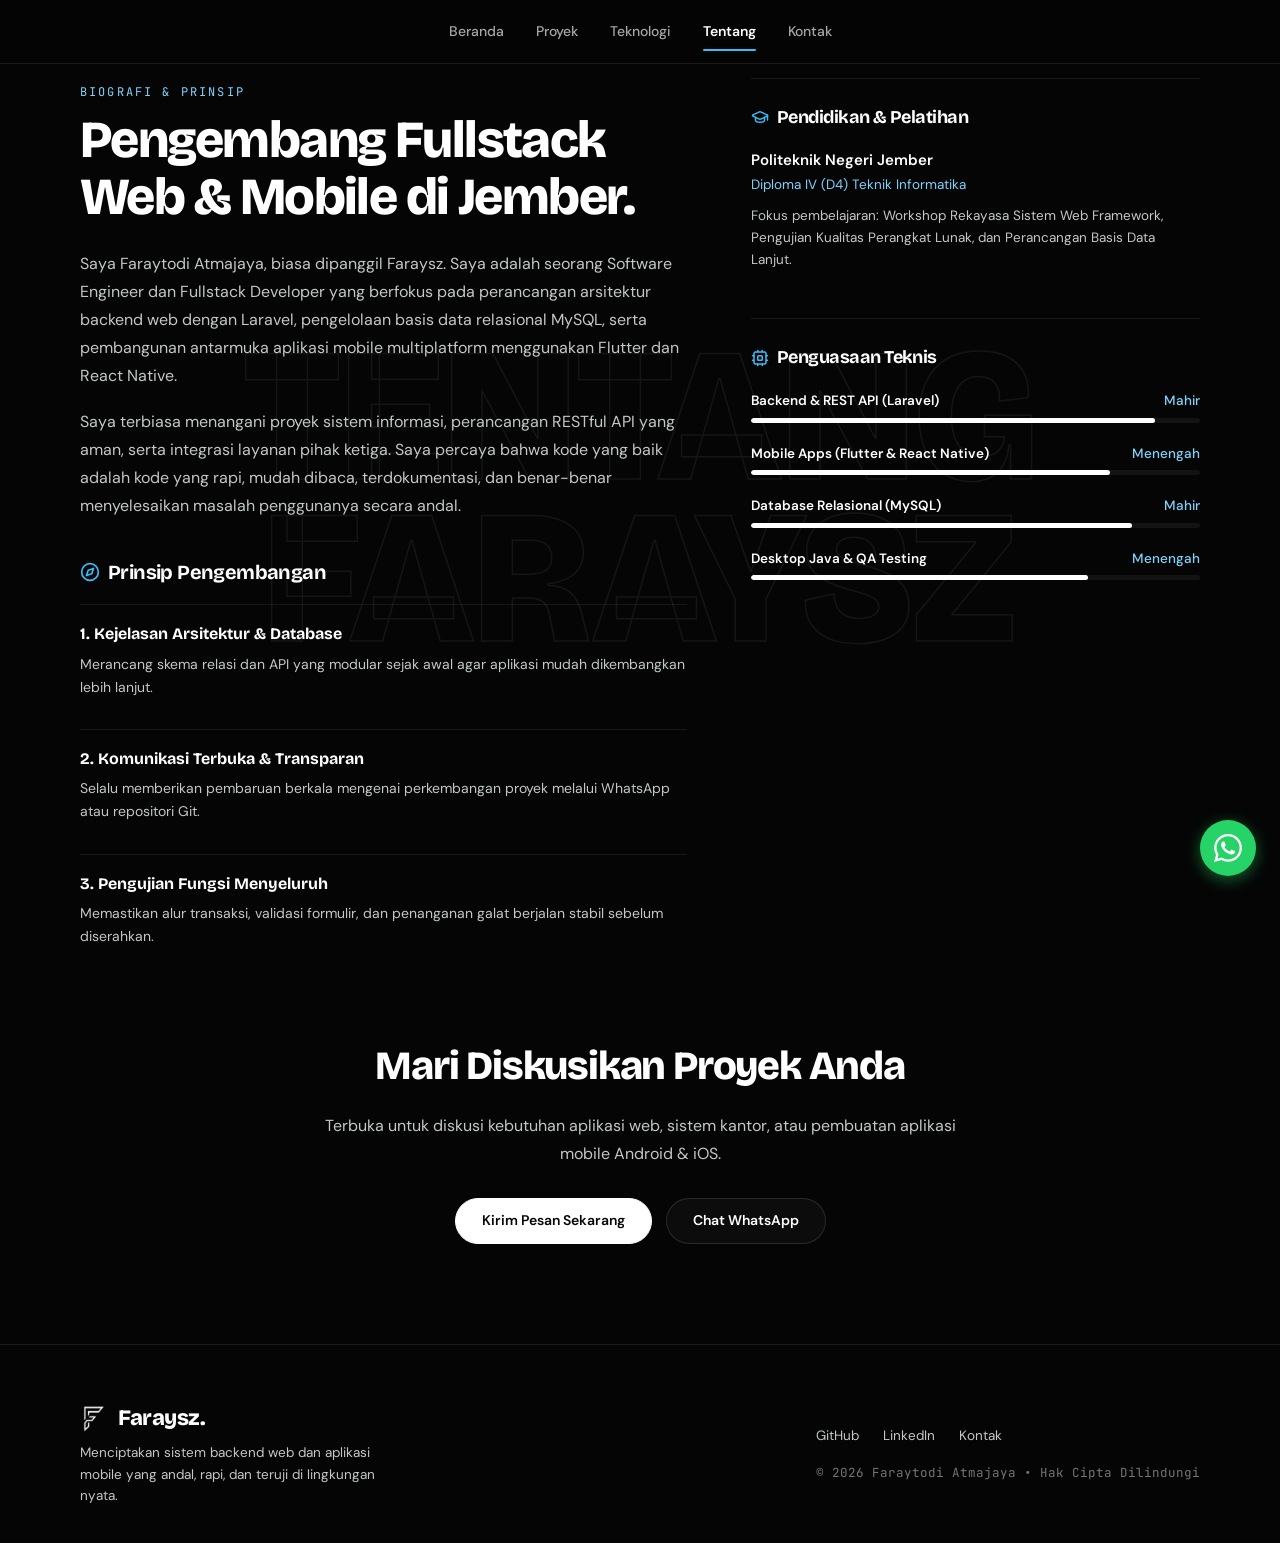
<file: about.html>
<!DOCTYPE html>
<html lang="id">

<head>
  <meta charset="UTF-8" />
  <meta name="viewport" content="width=device-width, initial-scale=1.0" />
  <title>Tentang: Faraytodi Atmajaya (Faraysz)</title>
  <meta name="description"
    content="Profil Faraytodi Atmajaya (Faraysz), Software Engineer &amp; Fullstack Developer yang berfokus pada pengembangan backend Laravel dan aplikasi mobile." />
  <link rel="canonical" href="https://faraysz.github.io/faraysz-portfolio/about.html">
  <link rel="icon" type="image/x-icon" href="favicon.ico?v=3">
  <link rel="icon" type="image/png" sizes="32x32" href="assets/img/logofix.png?v=3">
  <link rel="icon" type="image/png" sizes="96x96" href="assets/img/favicon-96x96.png?v=3">
  <link rel="apple-touch-icon" sizes="180x180" href="assets/img/apple-touch-icon.png?v=3">
  <link rel="manifest" href="site.webmanifest">
  <link rel="preconnect" href="https://fonts.googleapis.com">
  <link rel="preconnect" href="https://fonts.gstatic.com" crossorigin>
  <link
    href="https://fonts.googleapis.com/css2?family=Bricolage+Grotesque:opsz,wght@12..96,600..800&family=DM+Sans:ital,opsz,wght@0,9..40,400..700;1,9..40,400..700&family=JetBrains+Mono:wght@400;500;600;700&display=swap"
    rel="stylesheet">
  <link rel="stylesheet" href="assets/css/variables.css">
  <link rel="stylesheet" href="assets/css/base.css">
  <link rel="stylesheet" href="assets/css/components.css">
  <link rel="stylesheet" href="assets/css/animations.css">

  <style>
    .about-layout {
      display: grid;
      grid-template-columns: 1fr;
      gap: 48px;
    }

    @media (min-width: 900px) {
      .about-layout {
        grid-template-columns: 1.15fr 0.85fr;
        gap: 64px;
      }
    }

    .principle-box {
      padding: 16px 0;
      border-top: 1px solid rgba(255, 255, 255, 0.08);
      margin-top: 14px;
    }

    .principle-title {
      font-size: 16px;
      font-weight: 700;
      color: #ffffff;
      margin-bottom: 6px;
      font-family: var(--font-display);
    }

    .principle-desc {
      font-size: 14px;
      line-height: 1.65;
      color: var(--text-dim);
    }

    .about-detail-block {
      padding: 24px 0;
      border-top: 1px solid rgba(255, 255, 255, 0.08);
      margin-bottom: 24px;
    }
  </style>
</head>

<body data-page="about">

  <header class="navbar">
    <div class="navbar__inner">
      <nav class="navbar__links">
        <a href="index.html" data-nav="home" class="navbar__link">Beranda</a>
        <a href="projects.html" data-nav="projects" class="navbar__link">Proyek</a>
        <a href="stack.html" data-nav="stack" class="navbar__link">Teknologi</a>
        <a href="about.html" data-nav="about" class="navbar__link is-active">Tentang</a>
        <a href="contact.html" data-nav="contact" class="navbar__link">Kontak</a>
      </nav>
      <button class="navbar__toggle" aria-label="Buka menu navigasi"><span></span><span></span><span></span></button>
    </div>
    <div class="navbar__mobile">
      <a href="index.html">Beranda</a>
      <a href="projects.html">Proyek</a>
      <a href="stack.html">Teknologi</a>
      <a href="about.html" class="is-active">Tentang</a>
      <a href="contact.html">Kontak</a>
    </div>
  </header>

  <main>

    <section class="hero-wrap" style="padding-bottom:30px;">
      <div class="hero-watermark text-outline" aria-hidden="true">
        TENTANG<br>FARAYSZ
      </div>

      <div class="container about-layout" style="position:relative; z-index:1;">

        <!-- Bio Utama -->
        <div class="reveal is-visible">
          <span
            style="font-family:var(--font-mono); font-size:12px; letter-spacing:0.18em; color:var(--cyan-bright); text-transform:uppercase;">BIOGRAFI
            &amp; PRINSIP</span>
          <h1
            style="font-size:clamp(34px, 5vw, 52px); font-weight:800; color:#ffffff; line-height:1.1; margin-top:8px;">
            Pengembang Fullstack Web &amp; Mobile di Jember.
          </h1>

          <div
            style="margin-top:24px; display:flex; flex-direction:column; gap:18px; font-size:16px; line-height:1.75; color:var(--text-dim);">
            <p>
              Saya Faraytodi Atmajaya, biasa dipanggil Faraysz. Saya adalah seorang Software Engineer dan Fullstack
              Developer yang berfokus pada perancangan arsitektur backend web dengan Laravel, pengelolaan basis data
              relasional MySQL, serta pembangunan antarmuka aplikasi mobile multiplatform menggunakan Flutter dan React
              Native.
            </p>
            <p>
              Saya terbiasa menangani proyek sistem informasi, perancangan RESTful API yang aman, serta integrasi
              layanan pihak ketiga. Saya percaya bahwa kode yang baik adalah kode yang rapi, mudah dibaca,
              terdokumentasi, dan benar-benar menyelesaikan masalah penggunanya secara andal.
            </p>
          </div>

          <div style="margin-top:36px;">
            <h2
              style="font-size:20px; font-weight:700; color:var(--text); margin-bottom:16px; display:flex; align-items:center; gap:8px;">
              <svg xmlns="http://www.w3.org/2000/svg" width="20" height="20" viewBox="0 0 24 24" fill="none"
                stroke="currentColor" stroke-width="2" stroke-linecap="round" stroke-linejoin="round"
                class="lucide lucide-compass" style="color:var(--cyan);">
                <circle cx="12" cy="12" r="10" />
                <polygon points="16.24 7.76 14.12 14.12 7.76 16.24 9.88 9.88 16.24 7.76" />
              </svg>
              Prinsip Pengembangan
            </h2>

            <div class="principle-box">
              <div class="principle-title">1. Kejelasan Arsitektur &amp; Database</div>
              <div class="principle-desc">Merancang skema relasi dan API yang modular sejak awal agar aplikasi mudah
                dikembangkan lebih lanjut.</div>
            </div>

            <div class="principle-box">
              <div class="principle-title">2. Komunikasi Terbuka &amp; Transparan</div>
              <div class="principle-desc">Selalu memberikan pembaruan berkala mengenai perkembangan proyek melalui
                WhatsApp atau repositori Git.</div>
            </div>

            <div class="principle-box">
              <div class="principle-title">3. Pengujian Fungsi Menyeluruh</div>
              <div class="principle-desc">Memastikan alur transaksi, validasi formulir, dan penanganan galat berjalan
                stabil sebelum diserahkan.</div>
            </div>
          </div>
        </div>

        <!-- Sisi Kanan: Latar Belakang & Detail (Free Text Clean, Tanpa Card) -->
        <div class="reveal is-visible">
          <div class="about-detail-block">
            <h2
              style="font-size:18px; font-weight:700; color:#ffffff; margin-bottom:16px; display:flex; align-items:center; gap:8px;">
              <svg xmlns="http://www.w3.org/2000/svg" width="18" height="18" viewBox="0 0 24 24" fill="none"
                stroke="currentColor" stroke-width="2" stroke-linecap="round" stroke-linejoin="round"
                class="lucide lucide-graduation-cap" style="color:var(--cyan);">
                <path
                  d="M21.42 10.922a1 1 0 0 0-.019-1.838L12.83 5.18a2 2 0 0 0-1.66 0L2.6 9.08a1 1 0 0 0 0 1.832l8.57 3.908a2 2 0 0 0 1.66 0z" />
                <path d="M22 10v6" />
                <path d="M6 12.5V16a6 3 0 0 0 12 0v-3.5" />
              </svg>
              Pendidikan &amp; Pelatihan
            </h2>
            <div>
              <div style="font-weight:600; color:#ffffff; font-size:15px;">Politeknik Negeri Jember</div>
              <div style="font-size:13.5px; color:var(--cyan-bright); margin-top:2px;">Diploma IV (D4) Teknik
                Informatika</div>
              <p style="font-size:13.5px; line-height:1.6; color:var(--text-dim); margin-top:10px;">
                Fokus pembelajaran: Workshop Rekayasa Sistem Web Framework, Pengujian Kualitas Perangkat Lunak, dan
                Perancangan Basis Data Lanjut.
              </p>
            </div>
          </div>

          <div class="about-detail-block">
            <h2
              style="font-size:18px; font-weight:700; color:#ffffff; margin-bottom:18px; display:flex; align-items:center; gap:8px;">
              <svg xmlns="http://www.w3.org/2000/svg" width="18" height="18" viewBox="0 0 24 24" fill="none"
                stroke="currentColor" stroke-width="2" stroke-linecap="round" stroke-linejoin="round"
                class="lucide lucide-cpu" style="color:var(--cyan);">
                <rect width="16" height="16" x="4" y="4" rx="2" />
                <rect width="6" height="6" x="9" y="9" rx="1" />
                <path d="M15 2v2" />
                <path d="M15 20v2" />
                <path d="M2 15h2" />
                <path d="M2 9h2" />
                <path d="M20 15h2" />
                <path d="M20 9h2" />
                <path d="M9 2v2" />
                <path d="M9 20v2" />
              </svg>
              Penguasaan Teknis
            </h2>

            <div style="display:flex; flex-direction:column; gap:20px;">
              <div>
                <div style="display:flex; justify-content:space-between; margin-bottom:6px; font-size:13.5px;">
                  <span style="font-weight:600; color:#ffffff;">Backend &amp; REST API (Laravel)</span>
                  <span style="color:var(--cyan-bright); font-weight:500;">Mahir</span>
                </div>
                <div class="skillbar">
                  <div class="skillbar__fill" data-width="90%" style="width:90%;"></div>
                </div>
              </div>

              <div>
                <div style="display:flex; justify-content:space-between; margin-bottom:6px; font-size:13.5px;">
                  <span style="font-weight:600; color:#ffffff;">Mobile Apps (Flutter &amp; React Native)</span>
                  <span style="color:var(--cyan-bright); font-weight:500;">Menengah</span>
                </div>
                <div class="skillbar">
                  <div class="skillbar__fill" data-width="80%" style="width:80%;"></div>
                </div>
              </div>

              <div>
                <div style="display:flex; justify-content:space-between; margin-bottom:6px; font-size:13.5px;">
                  <span style="font-weight:600; color:#ffffff;">Database Relasional (MySQL)</span>
                  <span style="color:var(--cyan-bright); font-weight:500;">Mahir</span>
                </div>
                <div class="skillbar">
                  <div class="skillbar__fill" data-width="85%" style="width:85%;"></div>
                </div>
              </div>

              <div>
                <div style="display:flex; justify-content:space-between; margin-bottom:6px; font-size:13.5px;">
                  <span style="font-weight:600; color:#ffffff;">Desktop Java &amp; QA Testing</span>
                  <span style="color:var(--cyan-bright); font-weight:500;">Menengah</span>
                </div>
                <div class="skillbar">
                  <div class="skillbar__fill" data-width="75%" style="width:75%;"></div>
                </div>
              </div>
            </div>
          </div>
        </div>

      </div>
    </section>

    <!-- Penutup / Kontak (Free Text Clean, Tanpa Card) -->
    <section style="padding:40px 0 100px;">
      <div class="container" style="text-align:center; max-width:760px; margin:0 auto;">
        <h2 style="font-size:clamp(26px, 4vw, 40px); font-weight:800; color:#ffffff; margin-bottom:14px;">Mari
          Diskusikan Proyek Anda</h2>
        <p style="color:var(--text-dim); font-size:16px; line-height:1.75; margin-bottom:30px;">
          Terbuka untuk diskusi kebutuhan aplikasi web, sistem kantor, atau pembuatan aplikasi mobile Android &amp; iOS.
        </p>
        <div style="display:flex; gap:14px; justify-content:center; flex-wrap:wrap;">
          <a href="contact.html" class="btn btn--primary">Kirim Pesan Sekarang</a>
          <a href="https://wa.me/6282333000472?text=Halo%20Faraysz,%20saya%20ingin%20konsultasi%20mengenai%20proyek."
            target="_blank" rel="noopener" class="btn btn--ghost">Chat WhatsApp</a>
        </div>
      </div>
    </section>

  </main>

  <footer class="footer">
    <div class="container footer__inner">
      <div class="footer__brand-wrap">
        <div style="display:flex; align-items:center; gap:10px;">
          <img src="assets/img/logofix.png" alt="Faraysz" class="brand-logo brand-logo--footer" width="32" height="32">
          <span class="footer__brand-title">Faraysz.</span>
        </div>
        <p class="footer__brand-desc">
          Menciptakan sistem backend web dan aplikasi mobile yang andal, rapi, dan teruji di lingkungan nyata.
        </p>
      </div>
      <div style="display:flex; flex-direction:column; align-items:flex-start; gap:16px;">
        <div class="footer__links">
          <a href="https://github.com/faraysz" target="_blank" rel="noopener">GitHub</a>
          <a href="https://www.linkedin.com/in/atmajaya?utm_source=share_via&utm_content=profile&utm_medium=member_android"
            target="_blank" rel="noopener">LinkedIn</a>
          <a href="contact.html">Kontak</a>
        </div>
        <div style="font-size:12.5px; color:var(--text-faint); font-family:var(--font-mono);">
          &copy; 2026 Faraytodi Atmajaya &bull; Hak Cipta Dilindungi
        </div>
      </div>
    </div>
  </footer>


  <!-- Floating WhatsApp Button -->
  <a href="https://wa.me/6282333000472?text=Halo%20Faraysz,%20saya%20tertarik%20berdiskusi%20mengenai%20proyek."
    target="_blank" rel="noopener" class="wa-fab" aria-label="Hubungi via WhatsApp">
    <svg xmlns="http://www.w3.org/2000/svg" width="28" height="28" viewBox="0 0 24 24" fill="#ffffff">
      <path d="M17.472 14.382c-.297-.149-1.758-.867-2.03-.967-.273-.099-.471-.148-.67.15-.197.297-.767.966-.94 1.164-.173.199-.347.223-.644.075-.297-.15-1.255-.463-2.39-1.475-.883-.788-1.48-1.761-1.653-2.059-.173-.297-.018-.458.13-.606.134-.133.298-.347.446-.52.149-.174.198-.298.298-.497.099-.198.05-.371-.025-.52-.075-.149-.669-1.612-.916-2.207-.242-.579-.487-.5-.669-.51-.173-.008-.371-.01-.57-.01-.198 0-.52.074-.792.372-.272.297-1.04 1.016-1.04 2.479 0 1.462 1.065 2.875 1.213 3.074.149.198 2.096 3.2 5.077 4.487.709.306 1.262.489 1.694.625.712.227 1.36.195 1.871.118.571-.085 1.758-.719 2.006-1.413.248-.694.248-1.289.173-1.413-.074-.124-.272-.198-.57-.347m-5.421 7.403h-.004a9.87 9.87 0 01-5.031-1.378l-.361-.214-3.741.982.998-3.648-.235-.374a9.86 9.86 0 01-1.51-5.26c.001-5.45 4.436-9.884 9.888-9.884 2.64 0 5.122 1.03 6.988 2.898a9.825 9.825 0 012.893 6.994c-.003 5.45-4.437 9.884-9.885 9.884m8.413-18.297A11.815 11.815 0 0012.05 0C5.495 0 .16 5.335.157 11.892c0 2.096.547 4.142 1.588 5.945L.057 24l6.305-1.654a11.882 11.882 0 005.683 1.448h.005c6.554 0 11.89-5.335 11.893-11.893a11.821 11.821 0 00-3.48-8.413z"/>
    </svg>
  </a>
  <script src="assets/js/main.js"></script>
</body>

</html>
</file>
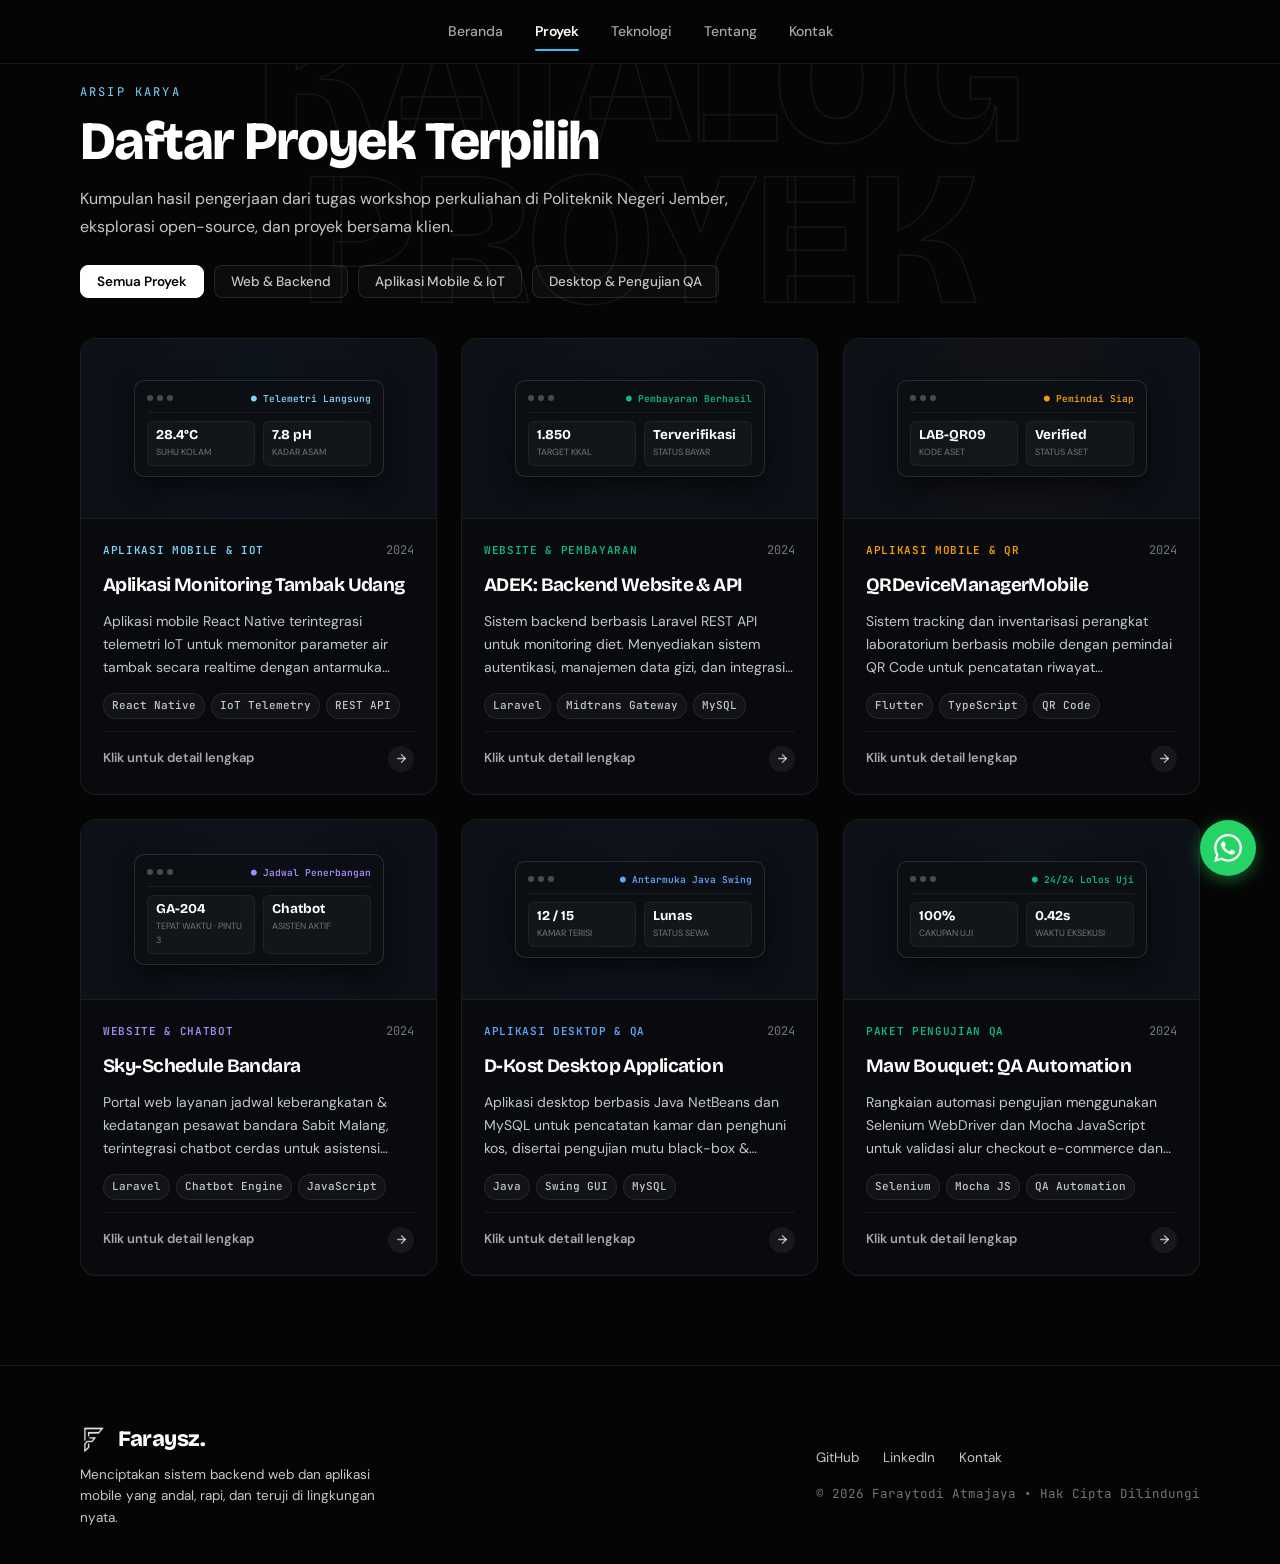
<file: projects.html>
<!DOCTYPE html>
<html lang="id">

<head>
  <meta charset="UTF-8" />
  <meta name="viewport" content="width=device-width, initial-scale=1.0" />
  <title>Proyek: Faraysz (Web, Mobile, Desktop)</title>
  <meta name="description"
    content="Koleksi proyek Faraytodi Atmajaya (Faraysz): backend Laravel, aplikasi mobile Flutter dan React Native, desktop Java, serta pengujian sistem." />
  <link rel="canonical" href="https://faraysz.github.io/faraysz-portfolio/projects.html">
  <link rel="icon" type="image/x-icon" href="favicon.ico?v=3">
  <link rel="icon" type="image/png" sizes="32x32" href="assets/img/logofix.png?v=3">
  <link rel="icon" type="image/png" sizes="96x96" href="assets/img/favicon-96x96.png?v=3">
  <link rel="apple-touch-icon" sizes="180x180" href="assets/img/apple-touch-icon.png?v=3">
  <link rel="manifest" href="site.webmanifest">
  <link rel="preconnect" href="https://fonts.googleapis.com">
  <link rel="preconnect" href="https://fonts.gstatic.com" crossorigin>
  <link
    href="https://fonts.googleapis.com/css2?family=Bricolage+Grotesque:opsz,wght@12..96,600..800&family=DM+Sans:ital,opsz,wght@0,9..40,400..700;1,9..40,400..700&family=JetBrains+Mono:wght@400;500;600;700&display=swap"
    rel="stylesheet">
  <link rel="stylesheet" href="assets/css/variables.css">
  <link rel="stylesheet" href="assets/css/base.css">
  <link rel="stylesheet" href="assets/css/components.css">
  <link rel="stylesheet" href="assets/css/animations.css">

  <style>
    .filter-bar {
      display: flex;
      gap: 10px;
      flex-wrap: wrap;
      margin-top: 24px;
      background: none;
      border: none;
      padding: 0;
    }

    .filter-btn {
      font-size: 13.5px;
      font-weight: 500;
      color: var(--text-dim);
      padding: 7px 16px;
      border-radius: 8px;
      background: rgba(255, 255, 255, 0.03);
      border: 1px solid rgba(255, 255, 255, 0.1);
      transition: all 0.2s var(--ease);
      cursor: pointer;
    }

    .filter-btn:hover {
      color: #ffffff;
      border-color: rgba(255, 255, 255, 0.28);
      background: rgba(255, 255, 255, 0.07);
    }

    .filter-btn.is-active {
      color: #050505;
      background: #ffffff;
      border-color: #ffffff;
      font-weight: 600;
    }
  </style>
</head>

<body data-page="projects">

  <header class="navbar">
    <div class="navbar__inner">
      <nav class="navbar__links">
        <a href="index.html" data-nav="home" class="navbar__link">Beranda</a>
        <a href="projects.html" data-nav="projects" class="navbar__link is-active">Proyek</a>
        <a href="stack.html" data-nav="stack" class="navbar__link">Teknologi</a>
        <a href="about.html" data-nav="about" class="navbar__link">Tentang</a>
        <a href="contact.html" data-nav="contact" class="navbar__link">Kontak</a>
      </nav>
      <button class="navbar__toggle" aria-label="Buka menu navigasi"><span></span><span></span><span></span></button>
    </div>
    <div class="navbar__mobile">
      <a href="index.html">Beranda</a>
      <a href="projects.html" class="is-active">Proyek</a>
      <a href="stack.html">Teknologi</a>
      <a href="about.html">Tentang</a>
      <a href="contact.html">Kontak</a>
    </div>
  </header>

  <main>

    <section class="hero-wrap" style="padding-bottom:20px;">
      <div class="hero-watermark text-outline" aria-hidden="true">
        KATALOG<br>PROYEK
      </div>

      <div class="container" style="position:relative; z-index:1;">
        <div class="reveal is-visible" style="max-width:680px;">
          <span
            style="font-family:var(--font-mono); font-size:12px; letter-spacing:0.18em; color:var(--cyan-bright); text-transform:uppercase;">ARSIP KARYA</span>
          <h1
            style="font-size:clamp(34px, 5vw, 54px); font-weight:800; color:#ffffff; margin-top:8px; line-height:1.1;">
            Daftar Proyek Terpilih
          </h1>
          <p style="color:var(--text-dim); margin-top:14px; font-size:16px; line-height:1.75;">
            Kumpulan hasil pengerjaan dari tugas workshop perkuliahan di Politeknik Negeri Jember, eksplorasi
            open-source, dan proyek bersama klien.
          </p>

          <div class="filter-bar">
            <button class="filter-btn is-active" data-filter="all">Semua Proyek</button>
            <button class="filter-btn" data-filter="web">Web &amp; Backend</button>
            <button class="filter-btn" data-filter="mobile">Aplikasi Mobile &amp; IoT</button>
            <button class="filter-btn" data-filter="desktop">Desktop &amp; Pengujian QA</button>
          </div>
        </div>
      </div>
    </section>

    <section style="padding-top:20px; padding-bottom:90px;">
      <div class="container">
        <div class="project-cards-grid reveal-stagger">

          <!-- 1. Monitoring Tambak Udang -->
          <article class="project-card" data-category="mobile" tabindex="0" role="button" aria-haspopup="dialog" aria-label="Buka detail proyek Aplikasi Monitoring Tambak Udang Otomatis" data-project-details='{"title":"Aplikasi Monitoring Tambak Udang Otomatis","badge":"Mobile &amp; IoT Telemetri","year":"2024","desc":"Aplikasi mobile terintegrasi alat sensor IoT untuk petambak udang memantau parameter kualitas air kolam (suhu, pH, salinitas, dan DO) secara realtime langsung dari ponsel.","challenge":"Petambak sebelumnya harus mengukur suhu dan salinitas air secara manual dengan mencelupkan termometer berkali-kali ke kolam setiap beberapa jam. Keterlambatan penanganan perubahan suhu atau pH drastis dapat menyebabkan stres dan kematian massal pada benih udang.","features":["Monitoring realtime data suhu, pH, salinitas, dan oksigen terlarut (DO) langsung dari sensor IoT.","Sistem alarm peringatan dini otomatis ke HP petambak jika kondisi air melewati ambang batas aman.","Grafik riwayat fluktuasi air per jam, hari, dan minggu untuk evaluasi panen budidaya.","Antarmuka ramah pengguna yang simpel dan cepat dipahami staf lapangan."],"tags":["React Native","IoT Telemetry","RESTful API","MQTT","ESP32"],"url":"https://github.com/faraysz","urlText":"Kunjungi Repositori GitHub"}'>
            <div class="project-card__thumb">
              <div class="project-card__thumb-bg" style="background: radial-gradient(circle at center, rgba(56, 189, 248, 0.25) 0%, transparent 70%);"></div>
              <div class="project-card__mockup">
                <div class="mockup-mini-header">
                  <div class="mockup-mini-dots"><span></span><span></span><span></span></div>
                  <span class="mockup-mini-status">● Telemetri Langsung</span>
                </div>
                <div class="mockup-mini-grid">
                  <div class="mockup-mini-box">
                    <div class="mockup-mini-val">28.4°C</div>
                    <div class="mockup-mini-lbl">Suhu Kolam</div>
                  </div>
                  <div class="mockup-mini-box">
                    <div class="mockup-mini-val">7.8 pH</div>
                    <div class="mockup-mini-lbl">Kadar Asam</div>
                  </div>
                </div>
              </div>
            </div>
            <div class="project-card__body">
              <div class="project-card__meta">
                <span class="project-card__badge">Aplikasi Mobile &amp; IoT</span>
                <span class="project-card__year">2024</span>
              </div>
              <h3 class="project-card__title">Aplikasi Monitoring Tambak Udang</h3>
              <p class="project-card__desc">
                Aplikasi mobile React Native terintegrasi telemetri IoT untuk memonitor parameter air tambak secara realtime dengan antarmuka yang bersih dan responsif.
              </p>
              <div class="project-card__tags">
                <span class="tag">React Native</span>
                <span class="tag">IoT Telemetry</span>
                <span class="tag">REST API</span>
              </div>
              <div class="project-card__action">
                <span>Klik untuk detail lengkap</span>
                <div class="project-card__action-icon">
                  <svg xmlns="http://www.w3.org/2000/svg" width="13" height="13" viewBox="0 0 24 24" fill="none" stroke="currentColor" stroke-width="2.5" stroke-linecap="round" stroke-linejoin="round"><path d="M5 12h14"/><path d="m12 5 7 7-7 7"/></svg>
                </div>
              </div>
            </div>
          </article>

          <!-- 2. ADEK Backend -->
          <article class="project-card" data-category="web" tabindex="0" role="button" aria-haspopup="dialog" aria-label="Buka detail proyek Sistem ADEK Pengatur Pola Makan Sehat" data-project-details='{"title":"Sistem ADEK: Pengatur Pola Makan &amp; Pembayaran Digital","badge":"Website &amp; Payment Gateway","year":"2024","desc":"Platform kesehatan berbasis web yang mengotomasi perhitungan kebutuhan nutrisi harian, pemilihan katering sehat, dan proses transaksi pembayaran paket langganan secara online.","challenge":"Banyak orang kesulitan menghitung target kalori harian yang sesuai dengan kondisi fisik mereka, serta sering terbebani proses pemesanan katering diet yang memerlukan transfer bank manual dengan konfirmasi struk yang rawan kekeliruan.","features":["Kalkulator kebutuhan gizi harian otomatis berbasis data tinggi, berat badan, dan aktivitas harian.","Sistem katalog langganan makanan sehat dengan manajemen jadwal pengiriman katering.","Integrasi Payment Gateway Midtrans (QRIS, VA Bank, E-Wallet) dengan verifikasi transaksi instan.","Dashboard admin untuk memantau status pesanan, mutasi pembayaran, dan laporan pelanggan."],"tags":["Laravel","MySQL Database","Midtrans Payment API","Sanctum Auth","REST API"],"url":"https://github.com/faraysz/WebsiteAdmin-ADEK","urlText":"Buka Website / Repositori ADEK"}'>
            <div class="project-card__thumb">
              <div class="project-card__thumb-bg" style="background: radial-gradient(circle at center, rgba(16, 185, 129, 0.25) 0%, transparent 70%);"></div>
              <div class="project-card__mockup">
                <div class="mockup-mini-header">
                  <div class="mockup-mini-dots"><span></span><span></span><span></span></div>
                  <span class="mockup-mini-status" style="color:var(--emerald);">● Pembayaran Berhasil</span>
                </div>
                <div class="mockup-mini-grid">
                  <div class="mockup-mini-box">
                    <div class="mockup-mini-val">1.850</div>
                    <div class="mockup-mini-lbl">Target Kkal</div>
                  </div>
                  <div class="mockup-mini-box">
                    <div class="mockup-mini-val">Terverifikasi</div>
                    <div class="mockup-mini-lbl">Status Bayar</div>
                  </div>
                </div>
              </div>
            </div>
            <div class="project-card__body">
              <div class="project-card__meta">
                <span class="project-card__badge" style="color:var(--emerald);">Website &amp; Pembayaran</span>
                <span class="project-card__year">2024</span>
              </div>
              <h3 class="project-card__title">ADEK: Backend Website &amp; API</h3>
              <p class="project-card__desc">
                Sistem backend berbasis Laravel REST API untuk monitoring diet. Menyediakan sistem autentikasi, manajemen data gizi, dan integrasi payment gateway yang aman.
              </p>
              <div class="project-card__tags">
                <span class="tag">Laravel</span>
                <span class="tag">Midtrans Gateway</span>
                <span class="tag">MySQL</span>
              </div>
              <div class="project-card__action">
                <span>Klik untuk detail lengkap</span>
                <div class="project-card__action-icon">
                  <svg xmlns="http://www.w3.org/2000/svg" width="13" height="13" viewBox="0 0 24 24" fill="none" stroke="currentColor" stroke-width="2.5" stroke-linecap="round" stroke-linejoin="round"><path d="M5 12h14"/><path d="m12 5 7 7-7 7"/></svg>
                </div>
              </div>
            </div>
          </article>

          <!-- 3. QRDeviceManagerMobile -->
          <article class="project-card" data-category="mobile" tabindex="0" role="button" aria-haspopup="dialog" aria-label="Buka detail proyek QRDeviceManagerMobile" data-project-details='{"title":"QRDeviceManagerMobile: Tracking Aset Lab","badge":"Mobile &amp; QR Code Tracking","year":"2024","desc":"Aplikasi mobile lintas platform untuk digitalisasi inventarisasi dan pelacakan riwayat peminjaman perangkat laboratorium menggunakan teknologi pemindaian QR Code.","challenge":"Pencatatan peminjaman alat lab sering dilakukan manual di buku kertas, mengakibatkan alat hilang atau sulit dilacak siapa yang meminjam dan kapan jadwal pengembaliannya.","features":["Pemindai QR Code cepat menggunakan kamera HP untuk verifikasi aset secara instan.","Pencatatan riwayat check-in &amp; check-out barang lab secara otomatis dan terstruktur.","Manajemen status ketersediaan alat (Tersedia, Dipinjam, Dalam Perbaikan).","Dukungan multi-platform dengan framework Flutter yang ringan dan responsif."],"tags":["Flutter","Dart","QR Scanner","TypeScript","REST API"],"url":"https://github.com/faraysz/QRDeviceManagerMobile","urlText":"Buka Repositori QRDeviceManager"}'>
            <div class="project-card__thumb">
              <div class="project-card__thumb-bg" style="background: radial-gradient(circle at center, rgba(245, 158, 11, 0.25) 0%, transparent 70%);"></div>
              <div class="project-card__mockup">
                <div class="mockup-mini-header">
                  <div class="mockup-mini-dots"><span></span><span></span><span></span></div>
                  <span class="mockup-mini-status" style="color:var(--amber);">● Pemindai Siap</span>
                </div>
                <div class="mockup-mini-grid">
                  <div class="mockup-mini-box">
                    <div class="mockup-mini-val">LAB-QR09</div>
                    <div class="mockup-mini-lbl">Kode Aset</div>
                  </div>
                  <div class="mockup-mini-box">
                    <div class="mockup-mini-val">Verified</div>
                    <div class="mockup-mini-lbl">Status Aset</div>
                  </div>
                </div>
              </div>
            </div>
            <div class="project-card__body">
              <div class="project-card__meta">
                <span class="project-card__badge" style="color:var(--amber);">Aplikasi Mobile &amp; QR</span>
                <span class="project-card__year">2024</span>
              </div>
              <h3 class="project-card__title">QRDeviceManagerMobile</h3>
              <p class="project-card__desc">
                Sistem tracking dan inventarisasi perangkat laboratorium berbasis mobile dengan pemindai QR Code untuk pencatatan riwayat peminjaman aset.
              </p>
              <div class="project-card__tags">
                <span class="tag">Flutter</span>
                <span class="tag">TypeScript</span>
                <span class="tag">QR Code</span>
              </div>
              <div class="project-card__action">
                <span>Klik untuk detail lengkap</span>
                <div class="project-card__action-icon">
                  <svg xmlns="http://www.w3.org/2000/svg" width="13" height="13" viewBox="0 0 24 24" fill="none" stroke="currentColor" stroke-width="2.5" stroke-linecap="round" stroke-linejoin="round"><path d="M5 12h14"/><path d="m12 5 7 7-7 7"/></svg>
                </div>
              </div>
            </div>
          </article>

          <!-- 4. Sky-Schedule Bandara -->
          <article class="project-card" data-category="web" tabindex="0" role="button" aria-haspopup="dialog" aria-label="Buka detail proyek Sky-Schedule Portal Bandara dan Chatbot" data-project-details='{"title":"Sky-Schedule: Portal Bandara &amp; Chatbot Asisten Interaktif","badge":"Portal Web &amp; Chatbot Asisten","year":"2024","desc":"Website publik bandara yang menyajikan jadwal penerbangan secara akurat dan asisten virtual cerdas untuk menjawab segala pertanyaan calon penumpang pesawat 24 jam.","challenge":"Penumpang sering mengalami kesulitan memantau pembaruan status penerbangan secara langsung, dan antrean panjang di meja informasi sering terjadi hanya untuk menanyakan informasi reguler.","features":["Papan informasi live jadwal kedatangan &amp; keberangkatan pesawat dengan status real-time.","Pencarian cepat penerbangan berdasarkan nomor penerbangan, maskapai, atau kota tujuan.","Chatbot asisten pintar 24 jam yang mampu menjawab tanya-jawab seputar bagasi, check-in, dan gate.","Panel admin kelola jadwal bagi staf operasional dengan otentikasi data yang aman."],"tags":["Laravel","JavaScript","Chatbot Engine","MySQL","Tailwind CSS"],"url":"https://github.com/faraysz/Sky-Schedule","urlText":"Buka Website / Repositori Sky-Schedule"}'>
            <div class="project-card__thumb">
              <div class="project-card__thumb-bg" style="background: radial-gradient(circle at center, rgba(167, 139, 250, 0.25) 0%, transparent 70%);"></div>
              <div class="project-card__mockup">
                <div class="mockup-mini-header">
                  <div class="mockup-mini-dots"><span></span><span></span><span></span></div>
                  <span class="mockup-mini-status" style="color:var(--violet);">● Jadwal Penerbangan</span>
                </div>
                <div class="mockup-mini-grid">
                  <div class="mockup-mini-box">
                    <div class="mockup-mini-val">GA-204</div>
                    <div class="mockup-mini-lbl">Tepat Waktu · Pintu 3</div>
                  </div>
                  <div class="mockup-mini-box">
                    <div class="mockup-mini-val">Chatbot</div>
                    <div class="mockup-mini-lbl">Asisten Aktif</div>
                  </div>
                </div>
              </div>
            </div>
            <div class="project-card__body">
              <div class="project-card__meta">
                <span class="project-card__badge" style="color:var(--violet);">Website &amp; Chatbot</span>
                <span class="project-card__year">2024</span>
              </div>
              <h3 class="project-card__title">Sky-Schedule Bandara</h3>
              <p class="project-card__desc">
                Portal web layanan jadwal keberangkatan &amp; kedatangan pesawat bandara Sabit Malang, terintegrasi chatbot cerdas untuk asistensi penumpang 24 jam.
              </p>
              <div class="project-card__tags">
                <span class="tag">Laravel</span>
                <span class="tag">Chatbot Engine</span>
                <span class="tag">JavaScript</span>
              </div>
              <div class="project-card__action">
                <span>Klik untuk detail lengkap</span>
                <div class="project-card__action-icon">
                  <svg xmlns="http://www.w3.org/2000/svg" width="13" height="13" viewBox="0 0 24 24" fill="none" stroke="currentColor" stroke-width="2.5" stroke-linecap="round" stroke-linejoin="round"><path d="M5 12h14"/><path d="m12 5 7 7-7 7"/></svg>
                </div>
              </div>
            </div>
          </article>

          <!-- 5. D-Kost Desktop -->
          <article class="project-card" data-category="desktop" tabindex="0" role="button" aria-haspopup="dialog" aria-label="Buka detail proyek D-Kost Desktop Application" data-project-details='{"title":"D-Kost: Manajemen Kamar &amp; Penghuni Kos","badge":"Desktop Java &amp; Software QA","year":"2024","desc":"Aplikasi desktop berbasis Java NetBeans dan MySQL untuk administrasi kos terpadu, dilengkapi pengujian mutu perangkat lunak komprehensif.","challenge":"Pengelola kos-kosan sering mengalami selisih data kamar kosong, keterlambatan pembayaran sewa bulanan, dan kehilangan riwayat identitas penyewa saat menggunakan pembukuan kertas manual.","features":["Pencatatan data kamar, tipe fasilitas, harga sewa, dan status okupansi (Kosong/Terisi).","Manajemen biodata penghuni lengkap dengan tanggal masuk dan jatuh tempo pembayaran.","Penerbitan kwitansi pembayaran dan rekapitulasi pemasukan bulanan otomatis.","Diuji secara menyeluruh dengan metode Black-Box Testing dan Regression Testing untuk keandalan maksimal."],"tags":["Java","Swing GUI","MySQL","Black-Box Testing","NetBeans"],"url":"https://github.com/faraysz/D-Kost_Desktop","urlText":"Buka Repositori D-Kost Desktop"}'>
            <div class="project-card__thumb">
              <div class="project-card__thumb-bg" style="background: radial-gradient(circle at center, rgba(59, 130, 246, 0.25) 0%, transparent 70%);"></div>
              <div class="project-card__mockup">
                <div class="mockup-mini-header">
                  <div class="mockup-mini-dots"><span></span><span></span><span></span></div>
                  <span class="mockup-mini-status" style="color:#60a5fa;">● Antarmuka Java Swing</span>
                </div>
                <div class="mockup-mini-grid">
                  <div class="mockup-mini-box">
                    <div class="mockup-mini-val">12 / 15</div>
                    <div class="mockup-mini-lbl">Kamar Terisi</div>
                  </div>
                  <div class="mockup-mini-box">
                    <div class="mockup-mini-val">Lunas</div>
                    <div class="mockup-mini-lbl">Status Sewa</div>
                  </div>
                </div>
              </div>
            </div>
            <div class="project-card__body">
              <div class="project-card__meta">
                <span class="project-card__badge" style="color:#60a5fa;">Aplikasi Desktop &amp; QA</span>
                <span class="project-card__year">2024</span>
              </div>
              <h3 class="project-card__title">D-Kost Desktop Application</h3>
              <p class="project-card__desc">
                Aplikasi desktop berbasis Java NetBeans dan MySQL untuk pencatatan kamar dan penghuni kos, disertai pengujian mutu black-box &amp; regression.
              </p>
              <div class="project-card__tags">
                <span class="tag">Java</span>
                <span class="tag">Swing GUI</span>
                <span class="tag">MySQL</span>
              </div>
              <div class="project-card__action">
                <span>Klik untuk detail lengkap</span>
                <div class="project-card__action-icon">
                  <svg xmlns="http://www.w3.org/2000/svg" width="13" height="13" viewBox="0 0 24 24" fill="none" stroke="currentColor" stroke-width="2.5" stroke-linecap="round" stroke-linejoin="round"><path d="M5 12h14"/><path d="m12 5 7 7-7 7"/></svg>
                </div>
              </div>
            </div>
          </article>

          <!-- 6. Maw Bouquet QA Automation -->
          <article class="project-card" data-category="desktop" tabindex="0" role="button" aria-haspopup="dialog" aria-label="Buka detail proyek Maw Bouquet QA Automation" data-project-details='{"title":"Maw Bouquet: Automation Testing Suite","badge":"Automated QA &amp; Testing Suite","year":"2024","desc":"Rangkaian automasi pengujian menggunakan Selenium WebDriver dan Mocha JavaScript untuk validasi keandalan alur checkout e-commerce secara otomatis.","challenge":"Pengujian manual pada website e-commerce memakan waktu lama saat ada rilis fitur baru, serta rentan terhadap human error saat menguji puluhan skenario checkout, kupon diskon, dan validasi formulir pembayaran.","features":["Skrip end-to-end testing otomatis mensimulasikan alur pengguna dari memilih produk hingga checkout.","Automated regression suite untuk memastikan fitur lama tidak rusak akibat update kode baru.","Framework pelaporan pengujian otomatis (HTML pass/fail test report) yang mudah dibaca tim engineer.","Integrasi Mocha test runner &amp; Chai assertion library untuk validasi data presisi tinggi."],"tags":["Selenium WebDriver","Mocha JS","Chai Assertion","Automated QA","E-Commerce"],"url":"https://github.com/faraysz","urlText":"Kunjungi Repositori GitHub"}'>
            <div class="project-card__thumb">
              <div class="project-card__thumb-bg" style="background: radial-gradient(circle at center, rgba(16, 185, 129, 0.25) 0%, transparent 70%);"></div>
              <div class="project-card__mockup">
                <div class="mockup-mini-header">
                  <div class="mockup-mini-dots"><span></span><span></span><span></span></div>
                  <span class="mockup-mini-status" style="color:var(--emerald);">● 24/24 Lolos Uji</span>
                </div>
                <div class="mockup-mini-grid">
                  <div class="mockup-mini-box">
                    <div class="mockup-mini-val">100%</div>
                    <div class="mockup-mini-lbl">Cakupan Uji</div>
                  </div>
                  <div class="mockup-mini-box">
                    <div class="mockup-mini-val">0.42s</div>
                    <div class="mockup-mini-lbl">Waktu Eksekusi</div>
                  </div>
                </div>
              </div>
            </div>
            <div class="project-card__body">
              <div class="project-card__meta">
                <span class="project-card__badge" style="color:var(--emerald);">Paket Pengujian QA</span>
                <span class="project-card__year">2024</span>
              </div>
              <h3 class="project-card__title">Maw Bouquet: QA Automation</h3>
              <p class="project-card__desc">
                Rangkaian automasi pengujian menggunakan Selenium WebDriver dan Mocha JavaScript untuk validasi alur checkout e-commerce dan pelaporan otomatis pass/fail.
              </p>
              <div class="project-card__tags">
                <span class="tag">Selenium</span>
                <span class="tag">Mocha JS</span>
                <span class="tag">QA Automation</span>
              </div>
              <div class="project-card__action">
                <span>Klik untuk detail lengkap</span>
                <div class="project-card__action-icon">
                  <svg xmlns="http://www.w3.org/2000/svg" width="13" height="13" viewBox="0 0 24 24" fill="none" stroke="currentColor" stroke-width="2.5" stroke-linecap="round" stroke-linejoin="round"><path d="M5 12h14"/><path d="m12 5 7 7-7 7"/></svg>
                </div>
              </div>
            </div>
          </article>

        </div>
      </div>
    </section>

    <!-- ==================== MODAL DETAIL PROYEK ==================== -->
    <div class="project-modal" id="projectDetailModal" role="dialog" aria-modal="true" aria-hidden="true">
      <div class="project-modal__dialog">
        <button class="project-modal__close" aria-label="Tutup jendela detail">
          <svg xmlns="http://www.w3.org/2000/svg" width="18" height="18" viewBox="0 0 24 24" fill="none" stroke="currentColor" stroke-width="2" stroke-linecap="round" stroke-linejoin="round"><path d="M18 6 6 18"/><path d="m6 6 12 12"/></svg>
        </button>
        <div class="project-modal__scroll">
          <div class="project-modal__badge-row">
            <span class="tag tag--cyan modal-target-badge">Kategori</span>
            <span style="font-family:var(--font-mono); font-size:12px; color:var(--text-faint);" class="modal-target-year">2024</span>
          </div>
          <h2 class="project-modal__title modal-target-title">Judul Proyek</h2>
          <p class="project-modal__desc modal-target-desc"></p>

          <div class="project-modal__section">
            <span class="project-modal__section-title">Masalah / Tantangan yang Diselesaikan</span>
            <p class="project-modal__desc modal-target-challenge" style="font-size:14px;"></p>
          </div>

          <div class="project-modal__section">
            <span class="project-modal__section-title">Fitur &amp; Keunggulan Utama</span>
            <ul class="project-modal__features modal-target-features"></ul>
          </div>

          <div class="project-modal__section">
            <span class="project-modal__section-title">Teknologi yang Digunakan</span>
            <div class="project-modal__tags modal-target-tags"></div>
          </div>
        </div>
        <div class="project-modal__footer">
          <button type="button" class="btn btn--ghost" data-modal-close style="font-size:13px; padding:9px 18px;">Tutup</button>
          <a href="#" target="_blank" rel="noopener" class="btn btn--primary modal-target-link" style="font-size:13px; padding:9px 20px;">
            Buka Link Website
          </a>
        </div>
      </div>
    </div>

  </main>

  <footer class="footer">
    <div class="container footer__inner">
      <div class="footer__brand-wrap">
        <div style="display:flex; align-items:center; gap:10px;">
          <img src="assets/img/logofix.png" alt="Faraysz" class="brand-logo brand-logo--footer" width="32" height="32">
          <span class="footer__brand-title">Faraysz.</span>
        </div>
        <p class="footer__brand-desc">
          Menciptakan sistem backend web dan aplikasi mobile yang andal, rapi, dan teruji di lingkungan nyata.
        </p>
      </div>
      <div style="display:flex; flex-direction:column; align-items:flex-start; gap:16px;">
        <div class="footer__links">
          <a href="https://github.com/faraysz" target="_blank" rel="noopener">GitHub</a>
          <a href="https://www.linkedin.com/in/atmajaya?utm_source=share_via&utm_content=profile&utm_medium=member_android"
            target="_blank" rel="noopener">LinkedIn</a>
          <a href="contact.html">Kontak</a>
        </div>
        <div style="font-size:12.5px; color:var(--text-faint); font-family:var(--font-mono);">
          &copy; 2026 Faraytodi Atmajaya &bull; Hak Cipta Dilindungi
        </div>
      </div>
    </div>
  </footer>


  <!-- Floating WhatsApp Button -->
  <a href="https://wa.me/6282333000472?text=Halo%20Faraysz,%20saya%20tertarik%20berdiskusi%20mengenai%20proyek."
    target="_blank" rel="noopener" class="wa-fab" aria-label="Hubungi via WhatsApp">
    <svg xmlns="http://www.w3.org/2000/svg" width="28" height="28" viewBox="0 0 24 24" fill="#ffffff">
      <path d="M17.472 14.382c-.297-.149-1.758-.867-2.03-.967-.273-.099-.471-.148-.67.15-.197.297-.767.966-.94 1.164-.173.199-.347.223-.644.075-.297-.15-1.255-.463-2.39-1.475-.883-.788-1.48-1.761-1.653-2.059-.173-.297-.018-.458.13-.606.134-.133.298-.347.446-.52.149-.174.198-.298.298-.497.099-.198.05-.371-.025-.52-.075-.149-.669-1.612-.916-2.207-.242-.579-.487-.5-.669-.51-.173-.008-.371-.01-.57-.01-.198 0-.52.074-.792.372-.272.297-1.04 1.016-1.04 2.479 0 1.462 1.065 2.875 1.213 3.074.149.198 2.096 3.2 5.077 4.487.709.306 1.262.489 1.694.625.712.227 1.36.195 1.871.118.571-.085 1.758-.719 2.006-1.413.248-.694.248-1.289.173-1.413-.074-.124-.272-.198-.57-.347m-5.421 7.403h-.004a9.87 9.87 0 01-5.031-1.378l-.361-.214-3.741.982.998-3.648-.235-.374a9.86 9.86 0 01-1.51-5.26c.001-5.45 4.436-9.884 9.888-9.884 2.64 0 5.122 1.03 6.988 2.898a9.825 9.825 0 012.893 6.994c-.003 5.45-4.437 9.884-9.885 9.884m8.413-18.297A11.815 11.815 0 0012.05 0C5.495 0 .16 5.335.157 11.892c0 2.096.547 4.142 1.588 5.945L.057 24l6.305-1.654a11.882 11.882 0 005.683 1.448h.005c6.554 0 11.89-5.335 11.893-11.893a11.821 11.821 0 00-3.48-8.413z"/>
    </svg>
  </a>
  <script src="assets/js/main.js"></script>
</body>

</html>
</file>
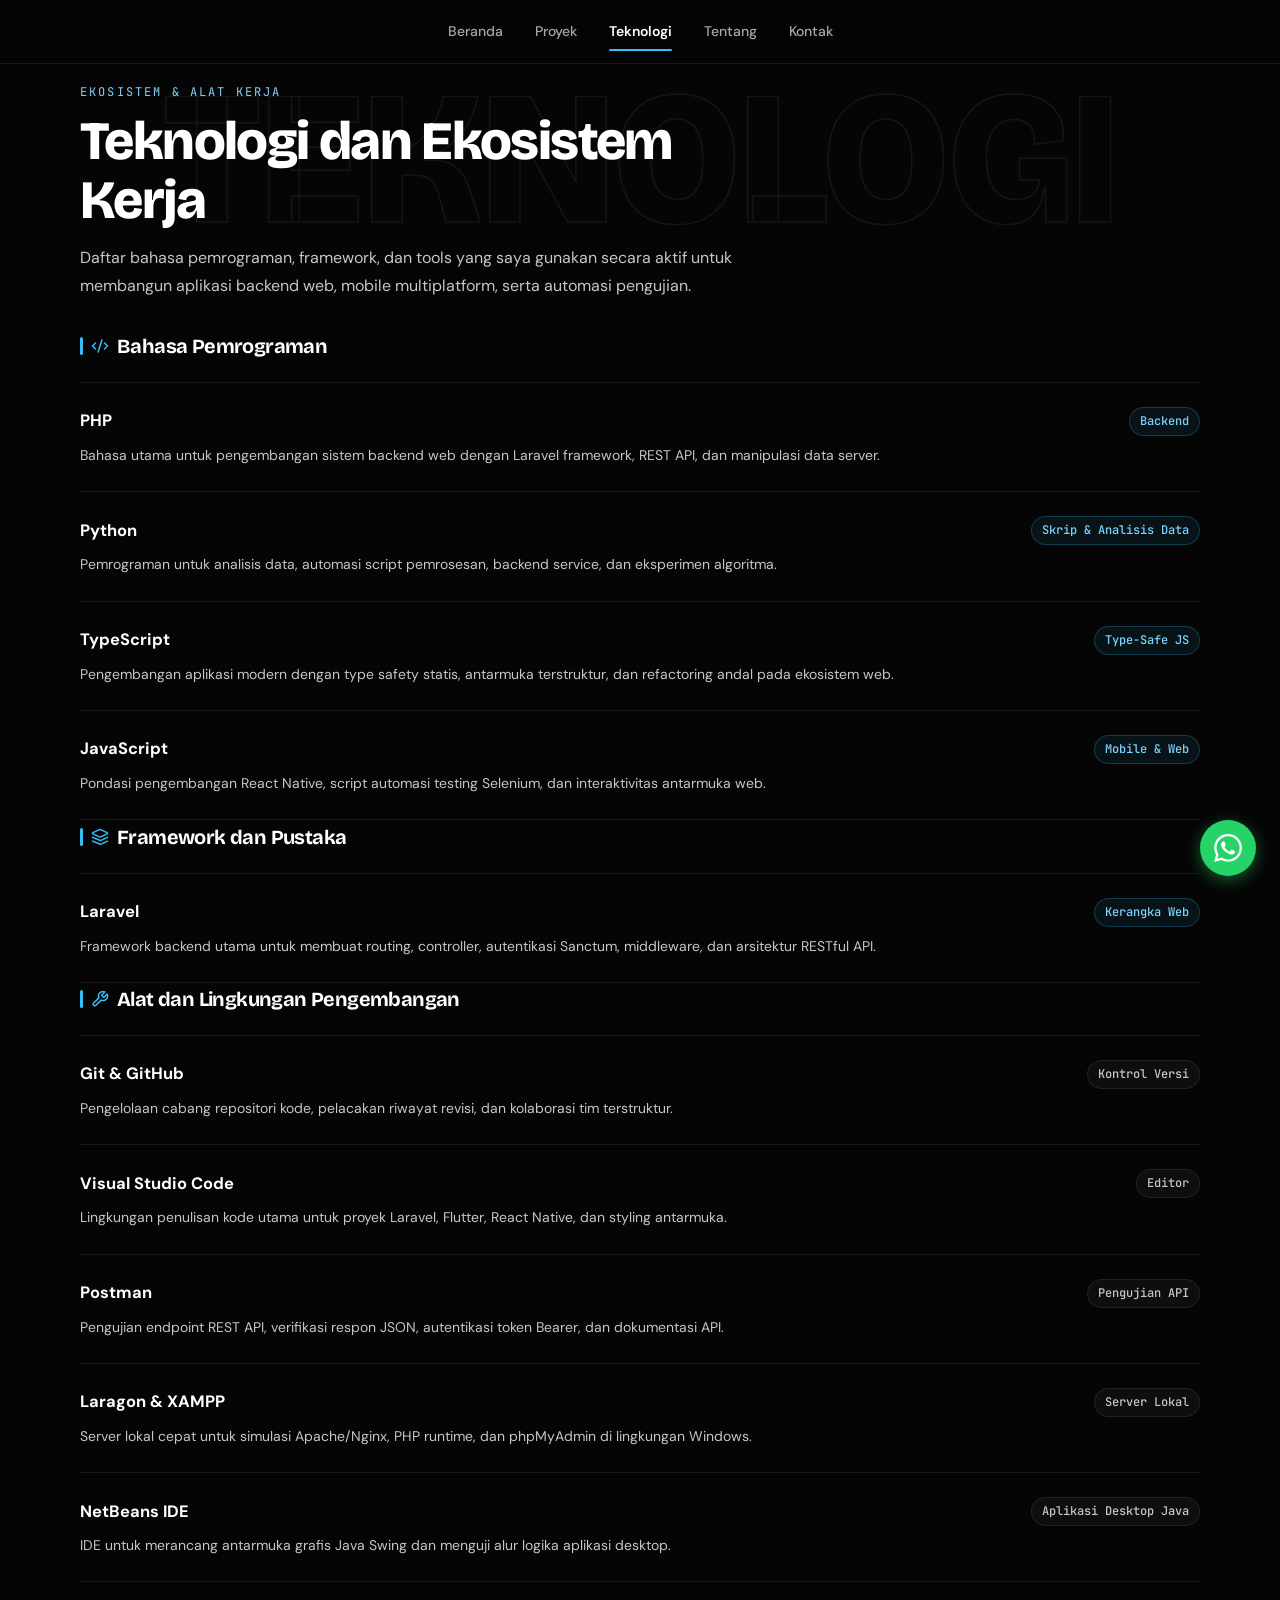
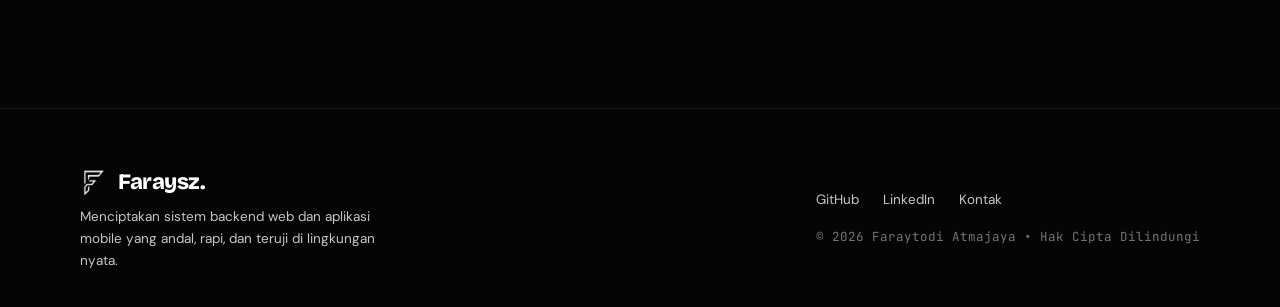
<file: stack.html>
<!DOCTYPE html>
<html lang="id">

<head>
  <meta charset="UTF-8" />
  <meta name="viewport" content="width=device-width, initial-scale=1.0" />
  <title>Teknologi: Faraysz (Backend, Mobile &amp; Alat Kerja)</title>
  <meta name="description"
    content="Teknologi dan alat kerja yang digunakan Faraytodi Atmajaya (Faraysz): Laravel, MySQL, Flutter, React Native, Java, dan QA testing." />
  <link rel="canonical" href="https://faraysz.github.io/faraysz-portfolio/stack.html">
  <link rel="icon" type="image/x-icon" href="favicon.ico?v=3">
  <link rel="icon" type="image/png" sizes="32x32" href="assets/img/logofix.png?v=3">
  <link rel="icon" type="image/png" sizes="96x96" href="assets/img/favicon-96x96.png?v=3">
  <link rel="apple-touch-icon" sizes="180x180" href="assets/img/apple-touch-icon.png?v=3">
  <link rel="manifest" href="site.webmanifest">
  <link rel="preconnect" href="https://fonts.googleapis.com">
  <link rel="preconnect" href="https://fonts.gstatic.com" crossorigin>
  <link
    href="https://fonts.googleapis.com/css2?family=Bricolage+Grotesque:opsz,wght@12..96,600..800&family=DM+Sans:ital,opsz,wght@0,9..40,400..700;1,9..40,400..700&family=JetBrains+Mono:wght@400;500;600;700&display=swap"
    rel="stylesheet">
  <link rel="stylesheet" href="assets/css/variables.css">
  <link rel="stylesheet" href="assets/css/base.css">
  <link rel="stylesheet" href="assets/css/components.css">
  <link rel="stylesheet" href="assets/css/animations.css">

  <style>
    .stack-category {
      margin-bottom: 56px;
    }

    .stack-category-title {
      font-size: 20px;
      font-weight: 700;
      color: #ffffff;
      margin-bottom: 20px;
      display: flex;
      align-items: center;
      gap: 10px;
      font-family: var(--font-display);
    }

    .stack-category-title::before {
      content: "";
      width: 3px;
      height: 18px;
      background: var(--cyan);
      border-radius: 2px;
    }

    .tech-grid {
      display: grid;
      grid-template-columns: 1fr;
      gap: 0;
    }

    .tech-card {
      background: none;
      backdrop-filter: none;
      -webkit-backdrop-filter: none;
      border: none;
      border-top: 1px solid rgba(255, 255, 255, 0.08);
      border-radius: 0;
      padding: 24px 0;
      transition: border-color 0.25s var(--ease);
    }

    .tech-card:last-child {
      border-bottom: 1px solid rgba(255, 255, 255, 0.08);
    }

    .tech-card:hover {
      border-top-color: rgba(255, 255, 255, 0.24);
      background: none;
      transform: none;
      box-shadow: none;
    }

    .tech-name {
      font-weight: 700;
      font-size: 16.5px;
      color: #ffffff;
      display: flex;
      align-items: center;
      justify-content: space-between;
      margin-bottom: 8px;
    }

    .tech-desc {
      font-size: 14px;
      line-height: 1.65;
      color: var(--text-dim);
    }
  </style>
</head>

<body data-page="teknologi">

  <header class="navbar">
    <div class="navbar__inner">
      <nav class="navbar__links">
        <a href="index.html" data-nav="home" class="navbar__link">Beranda</a>
        <a href="projects.html" data-nav="projects" class="navbar__link">Proyek</a>
        <a href="stack.html" data-nav="teknologi" class="navbar__link is-active">Teknologi</a>
        <a href="about.html" data-nav="about" class="navbar__link">Tentang</a>
        <a href="contact.html" data-nav="contact" class="navbar__link">Kontak</a>
      </nav>
      <button class="navbar__toggle" aria-label="Buka menu navigasi"><span></span><span></span><span></span></button>
    </div>
    <div class="navbar__mobile">
      <a href="index.html">Beranda</a>
      <a href="projects.html">Proyek</a>
      <a href="stack.html" class="is-active">Teknologi</a>
      <a href="about.html">Tentang</a>
      <a href="contact.html">Kontak</a>
    </div>
  </header>

  <main>

    <section class="hero-wrap" style="padding-bottom:20px;">
      <div class="hero-watermark text-outline" aria-hidden="true">
        TEKNOLOGI
      </div>

      <div class="container" style="position:relative; z-index:1;">
        <div class="reveal is-visible" style="max-width:680px;">
          <span
            style="font-family:var(--font-mono); font-size:12px; letter-spacing:0.18em; color:var(--cyan-bright); text-transform:uppercase;">EKOSISTEM &amp; ALAT KERJA</span>
          <h1
            style="font-size:clamp(34px, 5vw, 54px); font-weight:800; color:#ffffff; margin-top:8px; line-height:1.1;">
            Teknologi dan Ekosistem Kerja
          </h1>
          <p style="color:var(--text-dim); margin-top:14px; font-size:16px; line-height:1.75;">
            Daftar bahasa pemrograman, framework, dan tools yang saya gunakan secara aktif untuk membangun aplikasi
            backend web, mobile multiplatform, serta automasi pengujian.
          </p>
        </div>
      </div>
    </section>

    <section style="padding-top:10px; padding-bottom:70px;">
      <div class="container">

        <!-- 1. Bahasa Pemrograman -->
        <div class="stack-category reveal-stagger">
          <h2 class="stack-category-title" style="display:flex; align-items:center; gap:8px;">
            <svg xmlns="http://www.w3.org/2000/svg" width="18" height="18" viewBox="0 0 24 24" fill="none"
              stroke="currentColor" stroke-width="2" stroke-linecap="round" stroke-linejoin="round"
              class="lucide lucide-code-2" style="color:var(--cyan);">
              <path d="m18 16 4-4-4-4" />
              <path d="m6 8-4 4 4 4" />
              <path d="m14.5 4-5 16" />
            </svg>
            Bahasa Pemrograman
          </h2>
          <div class="tech-grid">
            <div class="tech-card">
              <div class="tech-name">
                <span>PHP</span>
                <span class="tag tag--cyan">Backend</span>
              </div>
              <p class="tech-desc">Bahasa utama untuk pengembangan sistem backend web dengan Laravel framework, REST
                API, dan manipulasi data server.</p>
            </div>

            <div class="tech-card">
              <div class="tech-name">
                <span>Python</span>
                <span class="tag tag--cyan">Skrip &amp; Analisis Data</span>
              </div>
              <p class="tech-desc">Pemrograman untuk analisis data, automasi script pemrosesan, backend service, dan eksperimen algoritma.</p>
            </div>

            <div class="tech-card">
              <div class="tech-name">
                <span>TypeScript</span>
                <span class="tag tag--cyan">Type-Safe JS</span>
              </div>
              <p class="tech-desc">Pengembangan aplikasi modern dengan type safety statis, antarmuka terstruktur, dan refactoring andal pada ekosistem web.</p>
            </div>

            <div class="tech-card">
              <div class="tech-name">
                <span>JavaScript</span>
                <span class="tag tag--cyan">Mobile &amp; Web</span>
              </div>
              <p class="tech-desc">Pondasi pengembangan React Native, script automasi testing Selenium, dan
                interaktivitas antarmuka web.</p>
            </div>
        </div>

        <!-- 2. Framework & Library -->
        <div class="stack-category reveal-stagger">
          <h2 class="stack-category-title" style="display:flex; align-items:center; gap:8px;">
            <svg xmlns="http://www.w3.org/2000/svg" width="18" height="18" viewBox="0 0 24 24" fill="none"
              stroke="currentColor" stroke-width="2" stroke-linecap="round" stroke-linejoin="round"
              class="lucide lucide-layers" style="color:var(--cyan);">
              <path
                d="m12.83 2.18a2 2 0 0 0-1.66 0L2.6 6.08a1 1 0 0 0 0 1.83l8.58 3.91a2 2 0 0 0 1.66 0l8.58-3.9a1 1 0 0 0 0-1.83Z" />
              <path d="m22 12.5-8.58 3.91a2 2 0 0 1-1.66 0L2 12.5" />
              <path d="m22 17.5-8.58 3.91a2 2 0 0 1-1.66 0L2 17.5" />
            </svg>
            Framework dan Pustaka
          </h2>
          <div class="tech-grid">
            <div class="tech-card">
              <div class="tech-name">
                <span>Laravel</span>
                <span class="tag tag--cyan">Kerangka Web</span>
              </div>
              <p class="tech-desc">Framework backend utama untuk membuat routing, controller, autentikasi Sanctum,
                middleware, dan arsitektur RESTful API.</p>
            </div>
        </div>

        <!-- 3. Tools & Lingkungan Kerja -->
        <div class="stack-category reveal-stagger">
          <h2 class="stack-category-title" style="display:flex; align-items:center; gap:8px;">
            <svg xmlns="http://www.w3.org/2000/svg" width="18" height="18" viewBox="0 0 24 24" fill="none"
              stroke="currentColor" stroke-width="2" stroke-linecap="round" stroke-linejoin="round"
              class="lucide lucide-wrench" style="color:var(--cyan);">
              <path
                d="M14.7 6.3a1 1 0 0 0 0 1.4l1.6 1.6a1 1 0 0 0 1.4 0l3.77-3.77a6 6 0 0 1-7.94 7.94l-6.91 6.91a2.12 2.12 0 0 1-3-3l6.91-6.91a6 6 0 0 1 7.94-7.94l-3.76 3.76z" />
            </svg>
            Alat dan Lingkungan Pengembangan
          </h2>
          <div class="tech-grid">
            <div class="tech-card">
              <div class="tech-name">
                <span>Git &amp; GitHub</span>
                <span class="tag">Kontrol Versi</span>
              </div>
              <p class="tech-desc">Pengelolaan cabang repositori kode, pelacakan riwayat revisi, dan kolaborasi tim
                terstruktur.</p>
            </div>

            <div class="tech-card">
              <div class="tech-name">
                <span>Visual Studio Code</span>
                <span class="tag">Editor</span>
              </div>
              <p class="tech-desc">Lingkungan penulisan kode utama untuk proyek Laravel, Flutter, React Native, dan
                styling antarmuka.</p>
            </div>

            <div class="tech-card">
              <div class="tech-name">
                <span>Postman</span>
                <span class="tag">Pengujian API</span>
              </div>
              <p class="tech-desc">Pengujian endpoint REST API, verifikasi respon JSON, autentikasi token Bearer, dan
                dokumentasi API.</p>
            </div>

            <div class="tech-card">
              <div class="tech-name">
                <span>Laragon &amp; XAMPP</span>
                <span class="tag">Server Lokal</span>
              </div>
              <p class="tech-desc">Server lokal cepat untuk simulasi Apache/Nginx, PHP runtime, dan phpMyAdmin di
                lingkungan Windows.</p>
            </div>

            <div class="tech-card">
              <div class="tech-name">
                <span>NetBeans IDE</span>
                <span class="tag">Aplikasi Desktop Java</span>
              </div>
              <p class="tech-desc">IDE untuk merancang antarmuka grafis Java Swing dan menguji alur logika aplikasi
                desktop.</p>
            </div>
          </div>
        </div>

      </div>
    </section>

  </main>

  <footer class="footer">
    <div class="container footer__inner">
      <div class="footer__brand-wrap">
        <div style="display:flex; align-items:center; gap:10px;">
          <img src="assets/img/logofix.png" alt="Faraysz" class="brand-logo brand-logo--footer" width="32" height="32">
          <span class="footer__brand-title">Faraysz.</span>
        </div>
        <p class="footer__brand-desc">
          Menciptakan sistem backend web dan aplikasi mobile yang andal, rapi, dan teruji di lingkungan nyata.
        </p>
      </div>
      <div style="display:flex; flex-direction:column; align-items:flex-start; gap:16px;">
        <div class="footer__links">
          <a href="https://github.com/faraysz" target="_blank" rel="noopener">GitHub</a>
          <a href="https://www.linkedin.com/in/atmajaya?utm_source=share_via&utm_content=profile&utm_medium=member_android"
            target="_blank" rel="noopener">LinkedIn</a>
          <a href="contact.html">Kontak</a>
        </div>
        <div style="font-size:12.5px; color:var(--text-faint); font-family:var(--font-mono);">
          &copy; 2026 Faraytodi Atmajaya &bull; Hak Cipta Dilindungi
        </div>
      </div>
    </div>
  </footer>


  <!-- Floating WhatsApp Button -->
  <a href="https://wa.me/6282333000472?text=Halo%20Faraysz,%20saya%20tertarik%20berdiskusi%20mengenai%20proyek."
    target="_blank" rel="noopener" class="wa-fab" aria-label="Hubungi via WhatsApp">
    <svg xmlns="http://www.w3.org/2000/svg" width="28" height="28" viewBox="0 0 24 24" fill="#ffffff">
      <path d="M17.472 14.382c-.297-.149-1.758-.867-2.03-.967-.273-.099-.471-.148-.67.15-.197.297-.767.966-.94 1.164-.173.199-.347.223-.644.075-.297-.15-1.255-.463-2.39-1.475-.883-.788-1.48-1.761-1.653-2.059-.173-.297-.018-.458.13-.606.134-.133.298-.347.446-.52.149-.174.198-.298.298-.497.099-.198.05-.371-.025-.52-.075-.149-.669-1.612-.916-2.207-.242-.579-.487-.5-.669-.51-.173-.008-.371-.01-.57-.01-.198 0-.52.074-.792.372-.272.297-1.04 1.016-1.04 2.479 0 1.462 1.065 2.875 1.213 3.074.149.198 2.096 3.2 5.077 4.487.709.306 1.262.489 1.694.625.712.227 1.36.195 1.871.118.571-.085 1.758-.719 2.006-1.413.248-.694.248-1.289.173-1.413-.074-.124-.272-.198-.57-.347m-5.421 7.403h-.004a9.87 9.87 0 01-5.031-1.378l-.361-.214-3.741.982.998-3.648-.235-.374a9.86 9.86 0 01-1.51-5.26c.001-5.45 4.436-9.884 9.888-9.884 2.64 0 5.122 1.03 6.988 2.898a9.825 9.825 0 012.893 6.994c-.003 5.45-4.437 9.884-9.885 9.884m8.413-18.297A11.815 11.815 0 0012.05 0C5.495 0 .16 5.335.157 11.892c0 2.096.547 4.142 1.588 5.945L.057 24l6.305-1.654a11.882 11.882 0 005.683 1.448h.005c6.554 0 11.89-5.335 11.893-11.893a11.821 11.821 0 00-3.48-8.413z"/>
    </svg>
  </a>
  <script src="assets/js/main.js"></script>
</body>

</html>
</file>
<file: assets/css/variables.css>
/* ==========================================================================
   DESIGN TOKENS: Faraysz Portfolio (Inspired by dimasrwan.web-id.id aesthetic)
   Matte ultra-dark #050505, Space Grotesk typography, glass-cards, sharp craft.
   ========================================================================== */

:root {
  /* Surface & Base Colors */
  --bg: #050505;
  --bg-elevated: #0c0d10;
  --surface: #111317;
  --surface-hi: rgba(255, 255, 255, 0.04);
  --surface-hi-2: rgba(255, 255, 255, 0.08);
  
  --border: rgba(255, 255, 255, 0.08);
  --border-strong: rgba(255, 255, 255, 0.16);
  --border-focus: #ffffff;

  /* Typography Colors */
  --text: #ffffff;
  --text-dim: #c4c7c8;
  --text-faint: #727577;

  /* Primary Accent & Status (Dimas Irawan clean white + cyan subtle) */
  --primary: #ffffff;
  --cyan: #38bdf8;
  --cyan-bright: #7dd3fc;
  --cyan-dim: rgba(56, 189, 248, 0.12);
  --on-cyan: #050505;

  /* Functional Status Accents */
  --emerald: #10b981;
  --emerald-dim: rgba(16, 185, 129, 0.12);
  --amber: #f59e0b;
  --amber-dim: rgba(245, 158, 11, 0.12);
  --violet: #a78bfa;
  --violet-dim: rgba(167, 139, 250, 0.12);

  /* Typography: Bricolage Grotesque (Headline) + DM Sans (Body & Button) + JetBrains Mono (Code & Stats) */
  --font-display: "Bricolage Grotesque", -apple-system, BlinkMacSystemFont, "Segoe UI", sans-serif;
  --font-body: "DM Sans", -apple-system, BlinkMacSystemFont, "Segoe UI", sans-serif;
  --font-mono: "JetBrains Mono", ui-monospace, SFMono-Regular, Menlo, Monaco, Consolas, monospace;

  /* Layout & Measurements */
  --container-max: 1200px;
  --gutter: 24px;
  --space-mobile: 20px;
  --space-desktop: 40px;

  /* Radii */
  --radius-xs: 6px;
  --radius-sm: 10px;
  --radius-md: 16px;
  --radius-lg: 24px;
  --radius-full: 9999px;

  /* Shadows (Dimas style glow & subtle elevation) */
  --shadow-sm: 0 2px 8px rgba(0, 0, 0, 0.4);
  --shadow-md: 0 8px 30px rgba(0, 0, 0, 0.5);
  --shadow-lg: 0 20px 50px rgba(0, 0, 0, 0.7);
  --glow-hover: 0 0 25px rgba(255, 255, 255, 0.08);

  /* Easings */
  --ease: cubic-bezier(0.16, 1, 0.3, 1);
  --ease-spring: cubic-bezier(0.34, 1.56, 0.64, 1);
}
</file>
<file: assets/css/base.css>
/* ==========================================================================
   BASE: reset, tipografi, elemen dasar
   ========================================================================== */

*, *::before, *::after { box-sizing: border-box; }

html {
  scroll-behavior: smooth;
}

@media (prefers-reduced-motion: reduce) {
  html { scroll-behavior: auto; }
  *, *::before, *::after {
    animation-duration: 0.01ms !important;
    animation-iteration-count: 1 !important;
    transition-duration: 0.01ms !important;
    scroll-behavior: auto !important;
  }
}

body {
  margin: 0;
  background: var(--bg);
  color: var(--text);
  font-family: var(--font-body);
  font-size: 16px;
  line-height: 1.6;
  -webkit-font-smoothing: antialiased;
  overflow-x: hidden;
}

img { max-width: 100%; display: block; }

a {
  color: inherit;
  text-decoration: none;
}

button {
  font-family: inherit;
  cursor: pointer;
  border: none;
  background: none;
  color: inherit;
}

h1, h2, h3, h4 {
  font-family: var(--font-display);
  margin: 0;
  font-weight: 700;
  letter-spacing: -0.03em;
  color: var(--text);
}

p { margin: 0; }

::selection {
  background: #ffffff;
  color: #050505;
}

::-webkit-scrollbar { width: 5px; height: 5px; }
::-webkit-scrollbar-track { background: #050505; }
::-webkit-scrollbar-thumb { background: #262626; border-radius: 9999px; }
::-webkit-scrollbar-thumb:hover { background: #404040; }

:focus-visible {
  outline: 2px solid #ffffff;
  outline-offset: 3px;
  border-radius: 4px;
}

/* Watermark text outline ala Dimas Irawan */
.text-outline {
  -webkit-text-stroke: 1.5px rgba(255, 255, 255, 0.12);
  color: transparent;
  user-select: none;
  pointer-events: none;
}

/* --- Layout helpers --- */
.container {
  width: 100%;
  max-width: var(--container-max);
  margin: 0 auto;
  padding: 0 var(--space-mobile);
}

@media (min-width: 768px) {
  .container { padding: 0 var(--space-desktop); }
}

section {
  padding: 96px 0;
}

@media (max-width: 767px) {
  section { padding: 64px 0; }
}

.text-gradient {
  background: var(--grad-text);
  -webkit-background-clip: text;
  background-clip: text;
  color: transparent;
}

.eyebrow {
  font-family: var(--font-mono);
  font-size: 12px;
  letter-spacing: 0.12em;
  text-transform: uppercase;
  color: var(--cyan);
}

.text-dim { color: var(--text-dim); }

.mono { font-family: var(--font-mono); }
</file>
<file: assets/css/components.css>
/* ==========================================================================
   COMPONENTS: Inspired by dimasrwan.web-id.id aesthetic
   Floating pill navbar, glass-cards, watermark typography, stats grid, marquee.
   ========================================================================== */

/* --- Clean Minimalist Header (Full-width, Bukan Card / Pill Melayang) --- */
.navbar {
  position: fixed;
  top: 0;
  left: 0;
  right: 0;
  width: 100%;
  height: 64px;
  z-index: 100;
  display: flex;
  align-items: center;
  background: rgba(5, 5, 5, 0.88);
  backdrop-filter: blur(14px);
  -webkit-backdrop-filter: blur(14px);
  border-bottom: 1px solid rgba(255, 255, 255, 0.08);
  border-radius: 0;
  box-shadow: none;
  transform: none;
  padding: 0;
  transition: background 0.25s var(--ease), border-color 0.25s var(--ease);
}

.navbar__inner {
  display: flex;
  align-items: center;
  justify-content: center;
  width: 100%;
  max-width: var(--container-max);
  margin: 0 auto;
  padding: 0 var(--space-desktop);
  position: relative;
}

@media (max-width: 859px) {
  .navbar__inner {
    justify-content: flex-end;
    padding: 0 var(--space-mobile);
  }
}

.navbar__brand {
  display: flex;
  align-items: center;
  gap: 10px;
  font-family: var(--font-display);
  font-weight: 700;
  font-size: 18px;
  color: #ffffff;
  letter-spacing: -0.02em;
  text-decoration: none;
}

.brand-logo {
  width: 32px;
  height: 32px;
  border-radius: 0;
  object-fit: contain;
  display: inline-block;
  vertical-align: middle;
}

.brand-logo--footer {
  width: 28px;
  height: 28px;
  border-radius: 0;
}

.navbar__links {
  display: none;
  align-items: center;
  justify-content: center;
  gap: 32px;
  background: none;
  border: none;
  padding: 0;
  margin: 0 auto;
}

@media (min-width: 860px) {
  .navbar__links {
    display: flex;
  }
}

.navbar__link {
  font-size: 14px;
  font-weight: 500;
  color: rgba(255, 255, 255, 0.65);
  padding: 6px 0;
  border-radius: 0;
  background: none;
  transition: color 0.2s var(--ease);
  text-decoration: none;
  position: relative;
}

.navbar__link:hover {
  color: #ffffff;
  background: none;
}

.navbar__link.is-active {
  color: #ffffff;
  background: none;
  box-shadow: none;
  font-weight: 600;
}

.navbar__link.is-active::after {
  content: "";
  position: absolute;
  bottom: -2px;
  left: 0;
  right: 0;
  height: 2px;
  background: var(--cyan);
  border-radius: 2px;
}

.navbar__cta {
  display: none;
  align-items: center;
  padding: 7px 18px;
  border-radius: 8px;
  background: #ffffff;
  color: #050505;
  font-weight: 600;
  font-size: 13px;
  text-decoration: none;
  transition: transform 0.2s var(--ease), background 0.2s var(--ease);
}

.navbar__cta:hover {
  background: rgba(255, 255, 255, 0.88);
  color: #050505;
  transform: translateY(-1px);
}

@media (min-width: 860px) {
  .navbar__cta {
    display: inline-flex;
  }
}

.navbar__toggle {
  display: flex;
  flex-direction: column;
  justify-content: center;
  gap: 5px;
  width: 36px;
  height: 36px;
  padding: 8px;
  border-radius: 6px;
  background: none;
  border: 1px solid rgba(255, 255, 255, 0.15);
  cursor: pointer;
}

@media (min-width: 860px) {
  .navbar__toggle {
    display: none;
  }
}

.navbar__toggle span {
  display: block;
  width: 100%;
  height: 2px;
  background: #ffffff;
  border-radius: 2px;
  transition: transform 0.25s var(--ease), opacity 0.25s var(--ease);
}

.navbar__toggle.is-open span:nth-child(1) {
  transform: translateY(7px) rotate(45deg);
}

.navbar__toggle.is-open span:nth-child(2) {
  opacity: 0;
}

.navbar__toggle.is-open span:nth-child(3) {
  transform: translateY(-7px) rotate(-45deg);
}

.navbar__mobile {
  position: fixed;
  top: 64px;
  left: 0;
  right: 0;
  background: rgba(5, 5, 5, 0.98);
  backdrop-filter: blur(25px);
  -webkit-backdrop-filter: blur(25px);
  border-bottom: 1px solid rgba(255, 255, 255, 0.1);
  border-radius: 0;
  padding: 24px;
  display: flex;
  flex-direction: column;
  align-items: center;
  gap: 8px;
  transform: translateY(-140%);
  transition: transform 0.3s var(--ease);
  z-index: 99;
}

.navbar__mobile.is-open {
  transform: translateY(0);
}

.navbar__mobile a {
  width: 100%;
  max-width: 280px;
  text-align: center;
  font-size: 16px;
  font-weight: 500;
  color: rgba(255, 255, 255, 0.8);
  padding: 12px 0;
  border-bottom: 1px solid rgba(255, 255, 255, 0.05);
  text-decoration: none;
  transition: color 0.2s var(--ease);
}

.navbar__mobile a:hover,
.navbar__mobile a.is-active {
  color: #ffffff;
  font-weight: 600;
}

/* --- Hero & Watermark Typography --- */
.hero-wrap {
  position: relative;
  overflow: hidden;
  padding-top: 78px;
  padding-bottom: 48px;
}

.hero-watermark {
  position: absolute;
  top: 50%;
  left: 50%;
  transform: translate(-50%, -50%);
  font-size: clamp(64px, 15vw, 190px);
  font-weight: 800;
  font-family: var(--font-display);
  line-height: 0.85;
  text-transform: uppercase;
  white-space: nowrap;
  user-select: none;
  pointer-events: none;
  z-index: 0;
  opacity: 0.55;
  text-align: center;
}

.hero-grid {
  position: relative;
  z-index: 1;
  display: grid;
  grid-template-columns: 1fr;
  gap: 40px;
  align-items: center;
}

@media (min-width: 920px) {
  .hero-grid {
    grid-template-columns: 1.15fr 0.85fr;
    gap: 60px;
  }
}

.badge-status {
  display: inline-flex;
  align-items: center;
  gap: 10px;
  padding: 6px 14px;
  border-radius: 9999px;
  background: rgba(255, 255, 255, 0.04);
  border: 1px solid rgba(255, 255, 255, 0.12);
  font-family: var(--font-mono);
  font-size: 11px;
  font-weight: 600;
  letter-spacing: 0.14em;
  color: rgba(255, 255, 255, 0.85);
  text-transform: uppercase;
  width: fit-content;
  margin-bottom: 20px;
}

.badge-status .live-dot {
  width: 7px;
  height: 7px;
  border-radius: 50%;
  background: var(--emerald);
  box-shadow: 0 0 10px var(--emerald);
  animation: pulse 2s infinite;
}

/* Portrait Card ala Dimas Irawan */
.hero-portrait-card {
  position: relative;
  width: 100%;
  max-width: 360px;
  margin: 0 auto;
  aspect-ratio: 3/4;
  background: rgba(255, 255, 255, 0.02);
  border: 1px solid rgba(255, 255, 255, 0.1);
  border-radius: 22px;
  overflow: hidden;
  display: flex;
  flex-direction: column;
  justify-content: flex-end;
  padding: 24px;
  box-shadow: 0 20px 40px rgba(0, 0, 0, 0.6);
  transition: border-color 0.4s var(--ease), box-shadow 0.4s var(--ease);
}

.hero-portrait-card:hover {
  border-color: rgba(255, 255, 255, 0.22);
  box-shadow: 0 0 35px rgba(255, 255, 255, 0.08);
}

.hero-portrait-bg {
  position: absolute;
  inset: 0;
  display: flex;
  align-items: center;
  justify-content: center;
  background: radial-gradient(circle at center, rgba(56, 189, 248, 0.08) 0%, transparent 70%);
  opacity: 0.8;
}

.hero-portrait-logo {
  width: 140px;
  height: 140px;
  object-fit: contain;
  opacity: 0.85;
  filter: grayscale(0.5);
  transition: all 0.5s var(--ease);
}

.hero-portrait-card:hover .hero-portrait-logo {
  transform: scale(1.06);
  opacity: 1;
  filter: grayscale(0);
}

.hero-portrait-content {
  position: relative;
  z-index: 2;
  display: flex;
  flex-direction: column;
  gap: 10px;
  background: rgba(10, 10, 12, 0.85);
  backdrop-filter: blur(15px);
  -webkit-backdrop-filter: blur(15px);
  border: 1px solid rgba(255, 255, 255, 0.08);
  border-radius: 14px;
  padding: 16px;
}

/* --- Marquee Scrolling Ticker ala Dimas (Tech Stack Logos) --- */
.marquee-wrap {
  width: 100%;
  overflow: hidden;
  padding: 16px 0;
  border-top: 1px solid rgba(255, 255, 255, 0.06);
  border-bottom: 1px solid rgba(255, 255, 255, 0.06);
  background: rgba(255, 255, 255, 0.015);
  mask-image: linear-gradient(to right, transparent, black 8%, black 92%, transparent);
  -webkit-mask-image: linear-gradient(to right, transparent, black 8%, black 92%, transparent);
}

.scrolling-text {
  display: flex;
  align-items: center;
  gap: 28px;
  width: max-content;
  white-space: nowrap;
  animation: scrollText 36s linear infinite;
}

.marquee-tech-item {
  display: inline-flex;
  align-items: center;
  gap: 9px;
  color: rgba(255, 255, 255, 0.65);
  font-family: var(--font-display);
  font-size: 13.5px;
  font-weight: 600;
  letter-spacing: 0.03em;
  transition: color 0.2s ease;
}

.marquee-tech-item:hover {
  color: #ffffff;
}

.marquee-tech-item svg {
  width: 18px;
  height: 18px;
  fill: currentColor;
  flex-shrink: 0;
  opacity: 0.75;
  transition: opacity 0.2s ease, transform 0.2s ease, color 0.2s ease;
}

.marquee-tech-item:hover svg {
  opacity: 1;
  color: var(--cyan);
  transform: scale(1.08);
  filter: none;
}

.scrolling-text span.dot {
  color: rgba(255, 255, 255, 0.2);
  font-size: 10px;
}

@keyframes scrollText {
  0% {
    transform: translateX(0);
  }

  100% {
    transform: translateX(-50%);
  }
}

@media (prefers-reduced-motion: reduce) {
  .scrolling-text {
    animation: none;
    overflow-x: auto;
  }
}

/* --- Stats Grid ala Dimas (Free Text Clean, Tanpa Card) --- */
.stats-grid {
  display: grid;
  grid-template-columns: repeat(2, 1fr);
  gap: 24px 32px;
  margin-top: 40px;
  padding-top: 28px;
  border-top: 1px solid rgba(255, 255, 255, 0.08);
}

@media (min-width: 640px) {
  .stats-grid {
    grid-template-columns: repeat(4, 1fr);
    gap: 32px;
  }
}

.stat-item {
  padding: 0;
  background: none;
  border: none;
  border-radius: 0;
  text-align: left;
}

.stat-num {
  font-family: var(--font-display);
  font-size: clamp(28px, 4vw, 40px);
  font-weight: 800;
  color: #ffffff;
  line-height: 1;
}

.stat-label {
  font-family: var(--font-mono);
  font-size: 11.5px;
  color: var(--text-dim);
  text-transform: uppercase;
  letter-spacing: 0.05em;
  margin-top: 8px;
  line-height: 1.4;
}

/* --- Free Text Clean Styling (Tanpa Box/Card) --- */
.free-text-services,
.free-text-projects,
.free-text-faq {
  display: flex;
  flex-direction: column;
}

.free-text-item {
  display: grid;
  grid-template-columns: 1fr;
  gap: 16px;
  padding: 32px 0;
  border-top: 1px solid rgba(255, 255, 255, 0.08);
  transition: border-color 0.25s var(--ease);
}

.free-text-item:last-child {
  border-bottom: 1px solid rgba(255, 255, 255, 0.08);
}

.free-text-item:hover {
  border-top-color: rgba(255, 255, 255, 0.24);
}

@media (min-width: 768px) {
  .free-text-item {
    grid-template-columns: 80px 1fr;
    gap: 32px;
  }
}

.free-text-num {
  font-family: var(--font-mono);
  font-size: 14px;
  color: var(--cyan-bright);
  font-weight: 600;
  letter-spacing: 0.1em;
  padding-top: 4px;
}

.free-text-body {
  display: flex;
  flex-direction: column;
  gap: 10px;
}

.free-text-title {
  font-size: clamp(20px, 2.5vw, 24px);
  font-weight: 700;
  color: #ffffff;
  margin: 0;
}

.free-text-desc {
  font-size: 15.5px;
  line-height: 1.75;
  color: var(--text-dim);
  max-width: 720px;
  margin: 0;
}

.free-text-tags {
  font-family: var(--font-mono);
  font-size: 12.5px;
  color: rgba(255, 255, 255, 0.45);
  margin-top: 6px;
}

.free-text-tags span {
  color: rgba(255, 255, 255, 0.85);
}

/* --- 3 Card Berjajar Proyek ala Modern Dark Portfolio --- */
.project-cards-grid {
  display: grid;
  grid-template-columns: repeat(3, 1fr);
  gap: 24px;
}

@media (max-width: 992px) {
  .project-cards-grid {
    grid-template-columns: repeat(2, 1fr);
  }
}

@media (max-width: 640px) {
  .project-cards-grid {
    grid-template-columns: 1fr;
    gap: 20px;
  }
}

.project-card {
  background: #090a0d;
  border: 1px solid rgba(255, 255, 255, 0.08);
  border-radius: 16px;
  overflow: hidden;
  display: flex;
  flex-direction: column;
  cursor: pointer;
  position: relative;
  transition: transform 0.28s var(--ease), border-color 0.28s var(--ease), box-shadow 0.28s var(--ease);
  text-align: left;
}

.project-card:hover {
  transform: translateY(-5px);
  border-color: rgba(56, 189, 248, 0.35);
  box-shadow: 0 16px 36px rgba(0, 0, 0, 0.65), 0 0 24px rgba(56, 189, 248, 0.08);
}

.project-card:focus-visible {
  outline: 2px solid var(--cyan);
  outline-offset: 3px;
}

/* Card Preview Thumbnail */
.project-card__thumb {
  height: 180px;
  background: #0d1017;
  position: relative;
  overflow: hidden;
  border-bottom: 1px solid rgba(255, 255, 255, 0.06);
  display: flex;
  align-items: center;
  justify-content: center;
  padding: 16px;
}

.project-card__thumb-bg {
  position: absolute;
  inset: 0;
  opacity: 0.15;
  transition: transform 0.4s var(--ease), opacity 0.4s var(--ease);
}

.project-card:hover .project-card__thumb-bg {
  transform: scale(1.08);
  opacity: 0.25;
}

/* Mini Visual Mockup Inside Thumb */
.project-card__mockup {
  position: relative;
  z-index: 1;
  width: 92%;
  max-width: 250px;
  background: rgba(12, 15, 20, 0.95);
  border: 1px solid rgba(255, 255, 255, 0.12);
  border-radius: 10px;
  padding: 10px 12px;
  box-shadow: 0 10px 24px rgba(0, 0, 0, 0.6);
  display: flex;
  flex-direction: column;
  gap: 8px;
  transition: transform 0.3s var(--ease);
}

.project-card:hover .project-card__mockup {
  transform: translateY(-2px);
  border-color: rgba(255, 255, 255, 0.24);
}

.mockup-mini-header {
  display: flex;
  align-items: center;
  justify-content: space-between;
  border-bottom: 1px solid rgba(255, 255, 255, 0.06);
  padding-bottom: 6px;
}

.mockup-mini-dots {
  display: flex;
  gap: 4px;
}

.mockup-mini-dots span {
  width: 6px;
  height: 6px;
  border-radius: 50%;
  background: rgba(255, 255, 255, 0.25);
}

.mockup-mini-status {
  font-family: var(--font-mono);
  font-size: 9.5px;
  color: var(--cyan-bright);
  font-weight: 600;
}

.mockup-mini-grid {
  display: flex;
  gap: 8px;
}

.mockup-mini-box {
  flex: 1;
  padding: 6px 8px;
  border-radius: 6px;
  background: rgba(255, 255, 255, 0.03);
  border: 1px solid rgba(255, 255, 255, 0.05);
}

.mockup-mini-val {
  font-family: var(--font-display);
  font-size: 13.5px;
  font-weight: 700;
  color: #ffffff;
  line-height: 1.1;
}

.mockup-mini-lbl {
  font-size: 9px;
  color: var(--text-faint);
  text-transform: uppercase;
  margin-top: 2px;
}

/* Card Body */
.project-card__body {
  padding: 22px;
  display: flex;
  flex-direction: column;
  flex: 1;
  gap: 12px;
}

.project-card__meta {
  display: flex;
  align-items: center;
  justify-content: space-between;
}

.project-card__badge {
  font-family: var(--font-mono);
  font-size: 11px;
  font-weight: 600;
  color: var(--cyan-bright);
  text-transform: uppercase;
  letter-spacing: 0.06em;
}

.project-card__year {
  font-family: var(--font-mono);
  font-size: 12px;
  color: var(--text-faint);
}

.project-card__title {
  font-family: var(--font-display);
  font-size: 19px;
  font-weight: 700;
  color: #ffffff;
  margin: 0;
  line-height: 1.35;
  transition: color 0.2s var(--ease);
}

.project-card:hover .project-card__title {
  color: var(--cyan-bright);
}

.project-card__desc {
  font-size: 14px;
  line-height: 1.65;
  color: var(--text-dim);
  margin: 0;
  display: -webkit-box;
  -webkit-line-clamp: 3;
  -webkit-box-orient: vertical;
  overflow: hidden;
}

.project-card__tags {
  display: flex;
  gap: 6px;
  flex-wrap: wrap;
  margin-top: 2px;
}

.project-card__tags .tag {
  font-size: 11px;
  padding: 3px 8px;
}

.project-card__action {
  margin-top: auto;
  padding-top: 14px;
  border-top: 1px solid rgba(255, 255, 255, 0.06);
  display: flex;
  align-items: center;
  justify-content: space-between;
  font-size: 13px;
  font-weight: 600;
  color: rgba(255, 255, 255, 0.65);
  transition: color 0.2s var(--ease);
}

.project-card:hover .project-card__action {
  color: #ffffff;
}

.project-card__action-icon {
  width: 26px;
  height: 26px;
  border-radius: 50%;
  background: rgba(255, 255, 255, 0.06);
  display: flex;
  align-items: center;
  justify-content: center;
  transition: transform 0.2s var(--ease), background 0.2s var(--ease), color 0.2s var(--ease);
}

.project-card:hover .project-card__action-icon {
  transform: translateX(3px);
  background: #ffffff;
  color: #050505;
}

/* --- Modal Detail Proyek --- */
.project-modal {
  position: fixed;
  inset: 0;
  z-index: 1000;
  display: flex;
  align-items: center;
  justify-content: center;
  padding: 20px;
  background: rgba(0, 0, 0, 0.82);
  backdrop-filter: blur(14px);
  -webkit-backdrop-filter: blur(14px);
  opacity: 0;
  visibility: hidden;
  transition: opacity 0.25s var(--ease), visibility 0.25s var(--ease);
}

.project-modal.is-open {
  opacity: 1;
  visibility: visible;
}

.project-modal__dialog {
  position: relative;
  width: 100%;
  max-width: 640px;
  max-height: 90vh;
  background: #0d0f14;
  border: 1px solid rgba(255, 255, 255, 0.14);
  border-radius: 18px;
  box-shadow: 0 28px 64px rgba(0, 0, 0, 0.85), 0 0 35px rgba(56, 189, 248, 0.06);
  display: flex;
  flex-direction: column;
  overflow: hidden;
  transform: scale(0.96) translateY(10px);
  transition: transform 0.25s var(--ease);
}

.project-modal.is-open .project-modal__dialog {
  transform: scale(1) translateY(0);
}

.project-modal__close {
  position: absolute;
  top: 16px;
  right: 16px;
  width: 36px;
  height: 36px;
  border-radius: 50%;
  background: rgba(255, 255, 255, 0.08);
  border: 1px solid rgba(255, 255, 255, 0.14);
  color: #ffffff;
  display: flex;
  align-items: center;
  justify-content: center;
  cursor: pointer;
  z-index: 10;
  transition: background 0.2s var(--ease), transform 0.2s var(--ease);
}

.project-modal__close:hover {
  background: rgba(255, 255, 255, 0.18);
  transform: rotate(90deg);
}

.project-modal__close:focus-visible {
  outline: 2px solid var(--cyan);
}

.project-modal__scroll {
  padding: 32px 28px;
  overflow-y: auto;
  display: flex;
  flex-direction: column;
  gap: 20px;
}

.project-modal__badge-row {
  display: flex;
  align-items: center;
  gap: 10px;
  margin-bottom: -4px;
}

.project-modal__title {
  font-family: var(--font-display);
  font-size: clamp(22px, 3.2vw, 28px);
  font-weight: 800;
  color: #ffffff;
  line-height: 1.25;
  margin: 0;
}

.project-modal__desc {
  font-size: 15px;
  line-height: 1.75;
  color: var(--text-dim);
  margin: 0;
}

.project-modal__section {
  display: flex;
  flex-direction: column;
  gap: 8px;
  padding-top: 16px;
  border-top: 1px solid rgba(255, 255, 255, 0.06);
}

.project-modal__section-title {
  font-family: var(--font-display);
  font-size: 13.5px;
  font-weight: 700;
  color: #ffffff;
  text-transform: uppercase;
  letter-spacing: 0.06em;
}

.project-modal__features {
  list-style: none;
  padding: 0;
  margin: 0;
  display: flex;
  flex-direction: column;
  gap: 8px;
}

.project-modal__features li {
  font-size: 14px;
  color: var(--text-dim);
  line-height: 1.6;
  position: relative;
  padding-left: 20px;
}

.project-modal__features li::before {
  content: "✓";
  position: absolute;
  left: 0;
  top: 0;
  color: var(--cyan);
  font-weight: 700;
}

.project-modal__tags {
  display: flex;
  gap: 6px;
  flex-wrap: wrap;
}

.project-modal__footer {
  padding: 16px 28px;
  border-top: 1px solid rgba(255, 255, 255, 0.08);
  background: rgba(255, 255, 255, 0.02);
  display: flex;
  align-items: center;
  justify-content: flex-end;
  gap: 12px;
}

.project-free-item {
  padding: 36px 0;
  border-top: 1px solid rgba(255, 255, 255, 0.08);
  display: flex;
  flex-direction: column;
  gap: 16px;
  transition: border-color 0.25s var(--ease);
}

.project-free-item:last-child {
  border-bottom: 1px solid rgba(255, 255, 255, 0.08);
}

.project-free-item:hover {
  border-top-color: rgba(255, 255, 255, 0.24);
}

.project-free-header {
  display: flex;
  justify-content: space-between;
  align-items: flex-start;
  flex-wrap: wrap;
  gap: 12px;
}

.project-free-badge {
  font-family: var(--font-mono);
  font-size: 12px;
  color: var(--cyan-bright);
  letter-spacing: 0.1em;
  text-transform: uppercase;
  font-weight: 600;
  display: block;
  margin-bottom: 6px;
}

.project-free-title {
  font-size: clamp(22px, 3vw, 28px);
  font-weight: 700;
  color: #ffffff;
  margin: 0;
}

.project-free-year {
  font-family: var(--font-mono);
  font-size: 13px;
  color: var(--text-faint);
}

.project-free-desc {
  font-size: 15.5px;
  line-height: 1.75;
  color: var(--text-dim);
  max-width: 760px;
  margin: 0;
}

.project-free-footer {
  display: flex;
  gap: 8px;
  flex-wrap: wrap;
  margin-top: 4px;
}

.free-text-workflow {
  display: grid;
  grid-template-columns: 1fr;
  gap: 36px;
}

@media (min-width: 768px) {
  .free-text-workflow {
    grid-template-columns: repeat(3, 1fr);
    gap: 32px;
  }
}

.workflow-free-item {
  padding-top: 24px;
  border-top: 1px solid rgba(255, 255, 255, 0.08);
  display: flex;
  flex-direction: column;
  gap: 10px;
}

.workflow-free-step {
  font-family: var(--font-mono);
  font-size: 12px;
  color: var(--cyan-bright);
  letter-spacing: 0.12em;
  text-transform: uppercase;
  font-weight: 600;
}

.workflow-free-title {
  font-size: 18px;
  font-weight: 700;
  color: #ffffff;
  margin: 0;
}

.workflow-free-desc {
  font-size: 14.5px;
  line-height: 1.7;
  color: var(--text-dim);
  margin: 0;
}

.faq-free-item {
  padding: 28px 0;
  border-top: 1px solid rgba(255, 255, 255, 0.08);
}

.faq-free-item:last-child {
  border-bottom: 1px solid rgba(255, 255, 255, 0.08);
}

.faq-free-q {
  font-size: 18px;
  font-weight: 700;
  color: #ffffff;
  margin: 0 0 10px 0;
}

.faq-free-a {
  font-size: 15px;
  line-height: 1.75;
  color: var(--text-dim);
  margin: 0;
  max-width: 780px;
}

/* --- Buttons --- */
.btn {
  display: inline-flex;
  align-items: center;
  justify-content: center;
  gap: 8px;
  font-family: var(--font-body);
  font-weight: 600;
  font-size: 14px;
  padding: 12px 26px;
  border-radius: 9999px;
  text-decoration: none;
  cursor: pointer;
  transition: transform 0.2s var(--ease), background 0.2s var(--ease), border-color 0.2s var(--ease), color 0.2s var(--ease), box-shadow 0.2s var(--ease);
  line-height: 1.4;
}

.btn:active {
  transform: scale(0.98);
}

.btn--primary {
  background: #ffffff;
  color: #050505;
  border: 1px solid #ffffff;
}

.btn--primary:hover {
  background: rgba(255, 255, 255, 0.9);
  border-color: #ffffff;
  box-shadow: 0 4px 20px rgba(255, 255, 255, 0.2);
  transform: translateY(-1px);
}

.btn--ghost {
  background: rgba(255, 255, 255, 0.03);
  color: #ffffff;
  border: 1px solid rgba(255, 255, 255, 0.12);
}

.btn--ghost:hover {
  background: rgba(255, 255, 255, 0.08);
  border-color: rgba(255, 255, 255, 0.24);
  color: #ffffff;
  transform: translateY(-1px);
}

/* --- Glass Cards ala Dimas Irawan --- */
.card,
.glass-card {
  background: rgba(255, 255, 255, 0.025);
  backdrop-filter: blur(20px);
  -webkit-backdrop-filter: blur(20px);
  border: 1px solid rgba(255, 255, 255, 0.08);
  border-radius: 20px;
  transition: border-color 0.3s var(--ease), transform 0.3s var(--ease), background 0.3s var(--ease), box-shadow 0.3s var(--ease);
}

.card:hover,
.glass-card:hover {
  border-color: rgba(255, 255, 255, 0.2);
  background: rgba(255, 255, 255, 0.045);
  transform: translateY(-2px);
  box-shadow: 0 16px 36px rgba(0, 0, 0, 0.5), 0 0 25px rgba(255, 255, 255, 0.04);
}

/* --- Tags & Badges --- */
.tag {
  display: inline-flex;
  align-items: center;
  gap: 6px;
  padding: 4px 10px;
  border-radius: 9999px;
  font-size: 12px;
  font-family: var(--font-mono);
  font-weight: 500;
  background: rgba(255, 255, 255, 0.04);
  color: var(--text-dim);
  border: 1px solid rgba(255, 255, 255, 0.08);
}

.tag--cyan {
  background: rgba(56, 189, 248, 0.08);
  color: #7dd3fc;
  border-color: rgba(56, 189, 248, 0.24);
}

.tag--emerald {
  background: rgba(16, 185, 129, 0.08);
  color: #6ee7b7;
  border-color: rgba(16, 185, 129, 0.24);
}

.tag--amber {
  background: rgba(245, 158, 11, 0.08);
  color: #fcd34d;
  border-color: rgba(245, 158, 11, 0.24);
}

.tag--violet {
  background: rgba(167, 139, 250, 0.08);
  color: #c4b5fd;
  border-color: rgba(167, 139, 250, 0.24);
}

/* --- Form Fields --- */
.field {
  display: flex;
  flex-direction: column;
  gap: 8px;
  margin-bottom: 20px;
  text-align: left;
}

.field label {
  font-size: 13px;
  font-weight: 600;
  font-family: var(--font-mono);
  text-transform: uppercase;
  letter-spacing: 0.05em;
  color: rgba(255, 255, 255, 0.85);
}

.field input,
.field select,
.field textarea {
  width: 100%;
  padding: 13px 16px;
  border-radius: 12px;
  background: rgba(255, 255, 255, 0.03);
  border: 1px solid rgba(255, 255, 255, 0.1);
  color: #ffffff;
  font-family: inherit;
  font-size: 14.5px;
  transition: border-color 0.2s var(--ease), outline 0.2s var(--ease), background 0.2s var(--ease);
}

.field input:focus,
.field select:focus,
.field textarea:focus {
  outline: none;
  background: rgba(255, 255, 255, 0.06);
  border-color: #ffffff;
  box-shadow: 0 0 0 3px rgba(255, 255, 255, 0.12);
}

.field textarea {
  resize: vertical;
  min-height: 120px;
}

/* --- Skill Bars --- */
.skillbar {
  width: 100%;
  height: 5px;
  border-radius: 9999px;
  background: rgba(255, 255, 255, 0.06);
  overflow: hidden;
  position: relative;
}

.skillbar__fill {
  height: 100%;
  width: 0%;
  background: #ffffff;
  border-radius: 9999px;
  transition: width 1s var(--ease);
}

/* --- Footer ala Dimas Irawan --- */
.footer {
  border-top: 1px solid rgba(255, 255, 255, 0.08);
  padding: 56px 0 36px;
  background: #050505;
}

.footer__inner {
  display: flex;
  flex-direction: column;
  gap: 24px;
  align-items: flex-start;
  justify-content: space-between;
}

@media (min-width: 768px) {
  .footer__inner {
    flex-direction: row;
    align-items: center;
  }
}

.footer__brand-wrap {
  display: flex;
  flex-direction: column;
  gap: 6px;
}

.footer__brand-title {
  font-family: var(--font-display);
  font-size: 22px;
  font-weight: 800;
  color: #ffffff;
  letter-spacing: -0.02em;
}

.footer__brand-desc {
  font-size: 13.5px;
  color: var(--text-dim);
  max-width: 320px;
  line-height: 1.6;
}

.footer__links {
  display: flex;
  gap: 24px;
  font-size: 13.5px;
  color: var(--text-dim);
}

.footer__links a {
  text-decoration: none;
  transition: color 0.2s var(--ease);
}

.footer__links a:hover {
  color: #ffffff;
}


/* --- Floating WhatsApp FAB --- */
.wa-fab {
  position: fixed;
  bottom: 24px;
  right: 24px;
  z-index: 999;
  width: 56px;
  height: 56px;
  border-radius: 50%;
  background: #25D366;
  display: flex;
  align-items: center;
  justify-content: center;
  box-shadow: 0 4px 16px rgba(37, 211, 102, 0.45), 0 2px 8px rgba(0, 0, 0, 0.3);
  transition: transform 0.2s var(--ease), box-shadow 0.2s var(--ease);
  text-decoration: none;
}

.wa-fab:hover {
  transform: scale(1.08) translateY(-2px);
  box-shadow: 0 6px 24px rgba(37, 211, 102, 0.55), 0 4px 12px rgba(0, 0, 0, 0.35);
}

.wa-fab:active {
  transform: scale(0.96);
}

.wa-fab svg {
  flex-shrink: 0;
}

/* --- Mobile-first Responsive Improvements --- */
@media (max-width: 480px) {
  .wa-fab {
    bottom: 18px;
    right: 18px;
    width: 52px;
    height: 52px;
  }

  .wa-fab svg {
    width: 24px;
    height: 24px;
  }
}

/* Marquee img icons match svg styling */
.marquee-tech-item img {
  width: 18px;
  height: 18px;
  flex-shrink: 0;
  opacity: 0.75;
  transition: opacity 0.2s ease, transform 0.2s ease;
  object-fit: contain;
}

.marquee-tech-item:hover img {
  opacity: 1;
  transform: scale(1.08);
}
</file>
<file: assets/css/animations.css>
/* ==========================================================================
   ANIMATIONS: Purposeful, restrained motion (Anti-Slop compliant)
   ========================================================================== */

/* --- Scroll Reveal with Exponential Ease-Out --- */
.reveal {
  opacity: 0;
  transform: translateY(20px);
  transition: opacity 0.6s var(--ease), transform 0.6s var(--ease);
  will-change: opacity, transform;
}

.reveal.is-visible {
  opacity: 1;
  transform: translateY(0);
}

.reveal-stagger > * {
  opacity: 0;
  transform: translateY(16px);
  transition: opacity 0.5s var(--ease), transform 0.5s var(--ease);
  will-change: opacity, transform;
}

.reveal-stagger.is-visible > * {
  opacity: 1;
  transform: translateY(0);
}

.reveal-stagger.is-visible > *:nth-child(1) { transition-delay: 0.04s; }
.reveal-stagger.is-visible > *:nth-child(2) { transition-delay: 0.09s; }
.reveal-stagger.is-visible > *:nth-child(3) { transition-delay: 0.14s; }
.reveal-stagger.is-visible > *:nth-child(4) { transition-delay: 0.19s; }
.reveal-stagger.is-visible > *:nth-child(5) { transition-delay: 0.24s; }
.reveal-stagger.is-visible > *:nth-child(6) { transition-delay: 0.29s; }

/* --- Subtle Status Pulse Indicator --- */
@keyframes subtlePulse {
  0% {
    transform: scale(0.95);
    box-shadow: 0 0 0 0 rgba(16, 185, 129, 0.5);
  }
  70% {
    transform: scale(1);
    box-shadow: 0 0 0 6px rgba(16, 185, 129, 0);
  }
  100% {
    transform: scale(0.95);
    box-shadow: 0 0 0 0 rgba(16, 185, 129, 0);
  }
}

.live-dot {
  width: 8px;
  height: 8px;
  border-radius: 50%;
  background: var(--emerald);
  display: inline-block;
  animation: subtlePulse 2.8s infinite cubic-bezier(0.4, 0, 0.6, 1);
}

/* --- Typewriter Caret --- */
.typewriter-caret {
  display: inline-block;
  width: 2px;
  height: 1.1em;
  margin-left: 2px;
  vertical-align: middle;
  background: var(--cyan);
  animation: blink 1s step-end infinite;
}

@keyframes blink {
  0%, 100% { opacity: 1; }
  50% { opacity: 0; }
}

/* --- Page Load Fade-In --- */
@keyframes pageFadeIn {
  from { opacity: 0; }
  to { opacity: 1; }
}

body {
  animation: pageFadeIn 0.35s ease-out;
}
</file>
